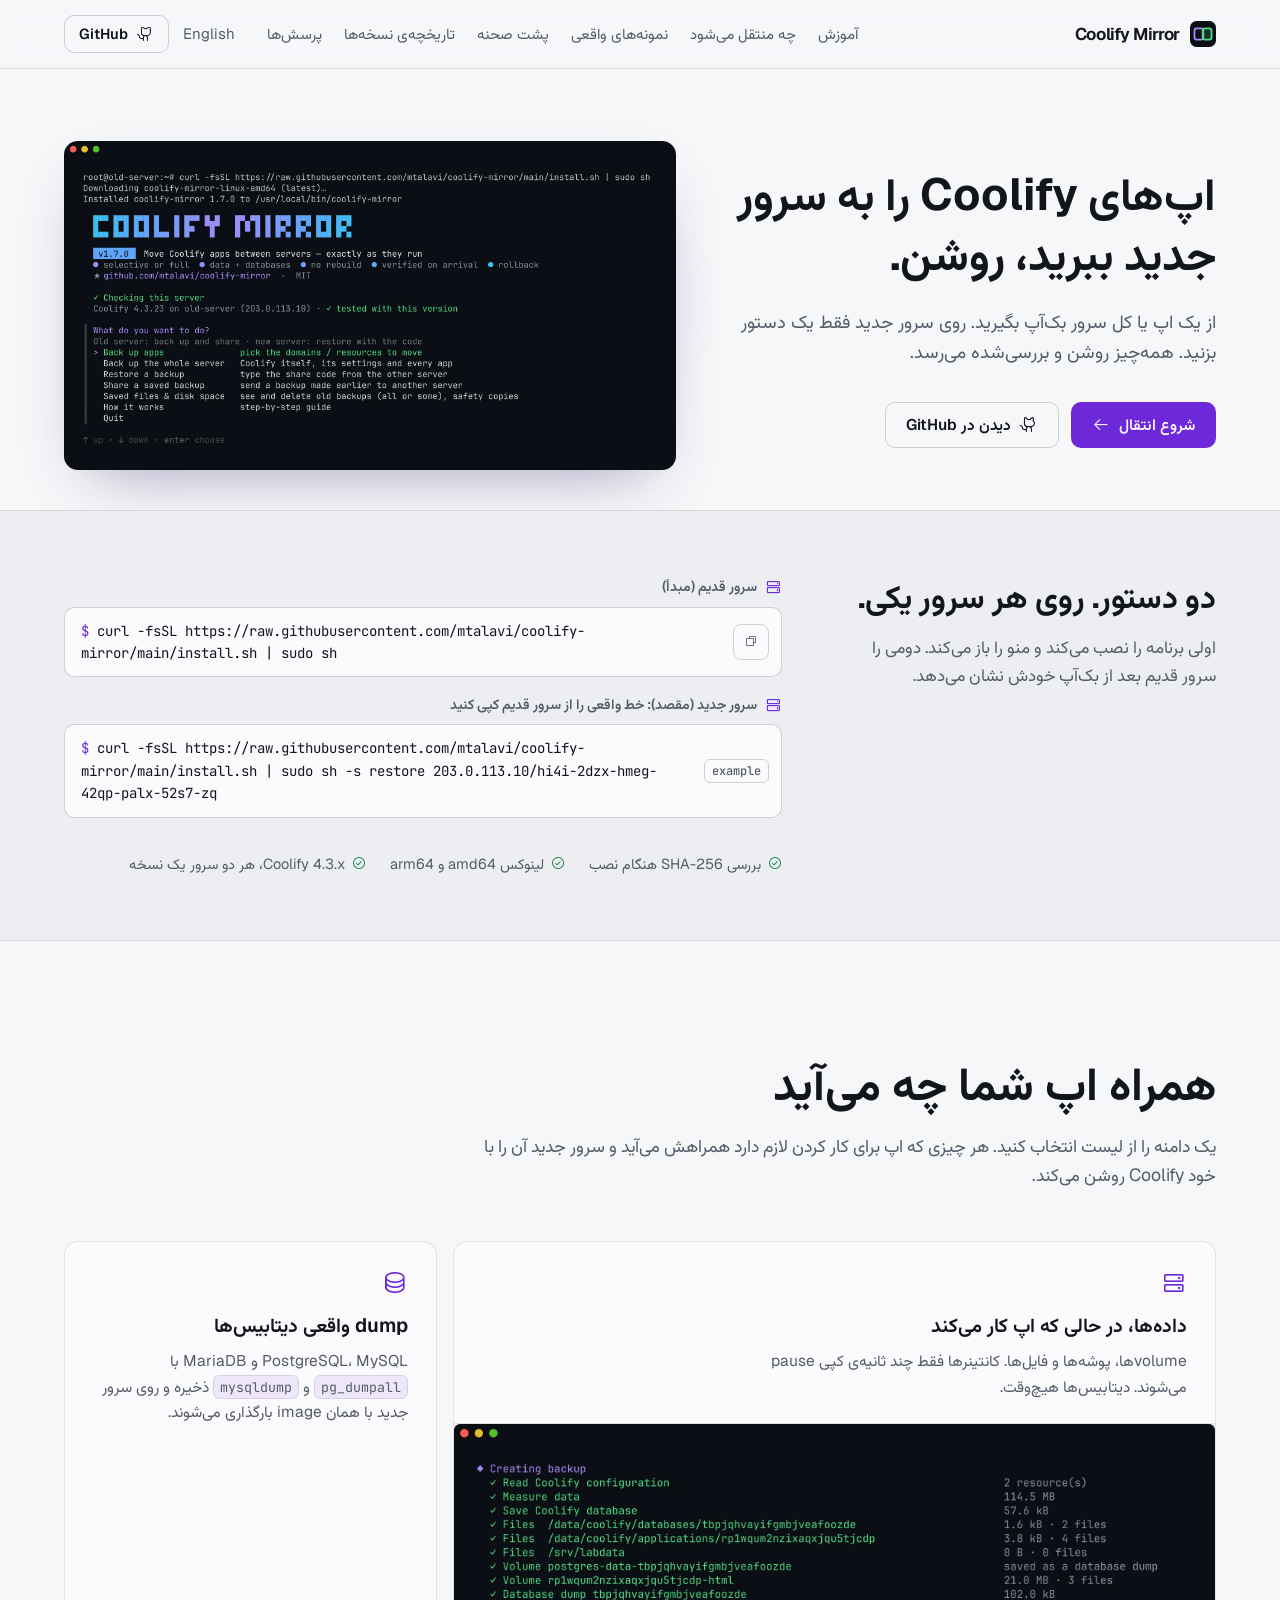
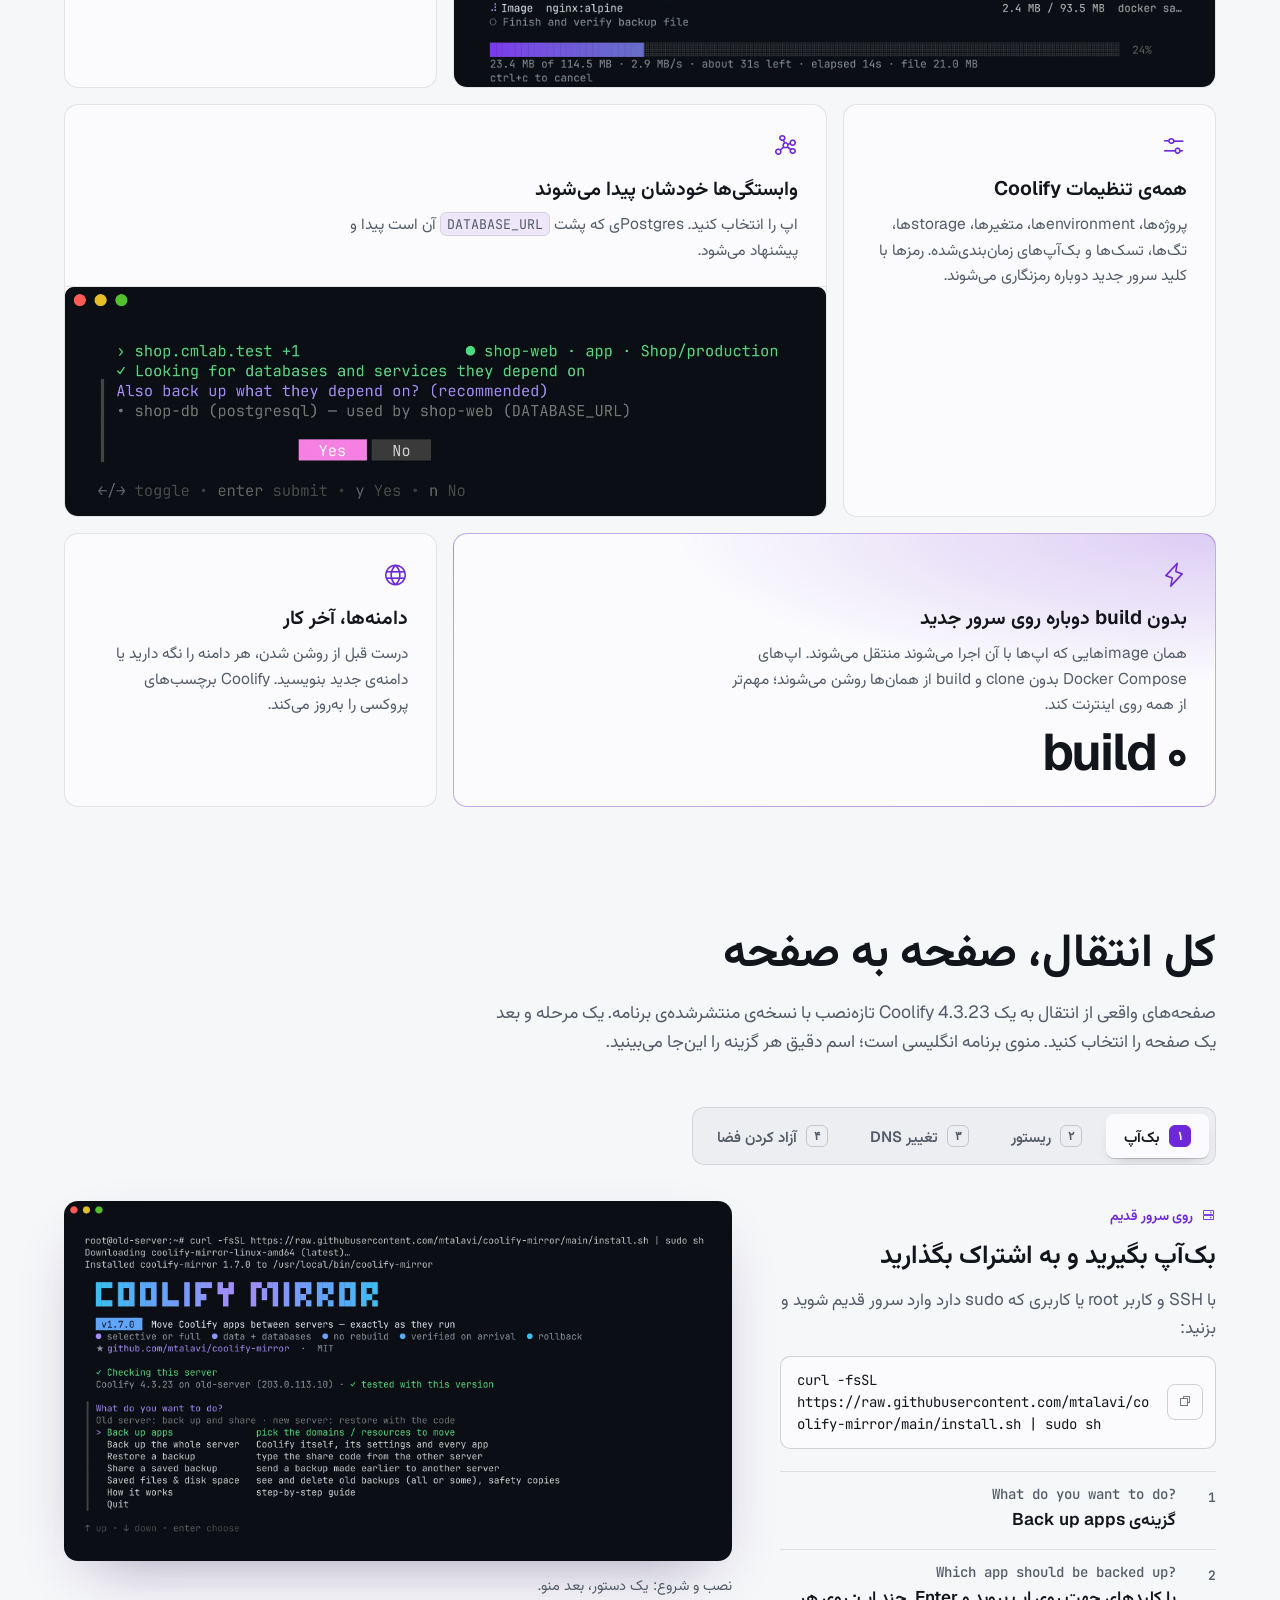
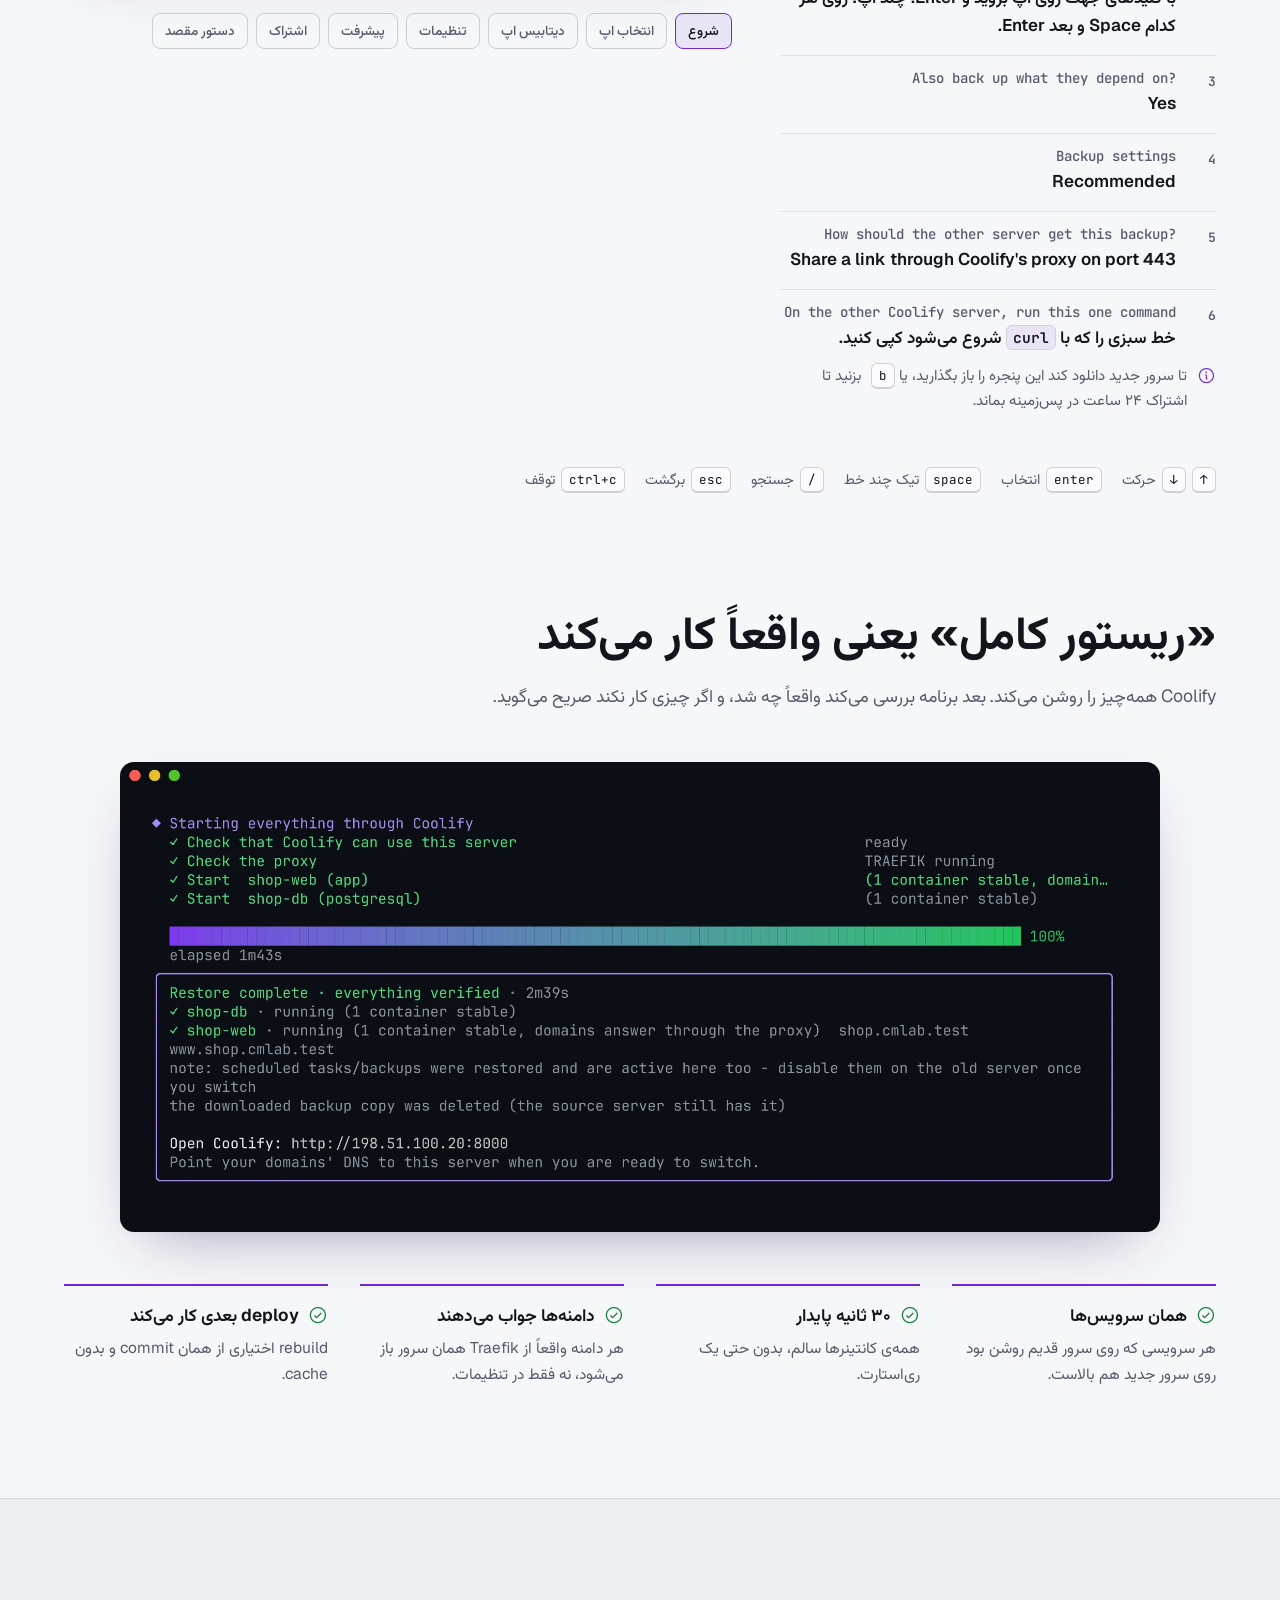
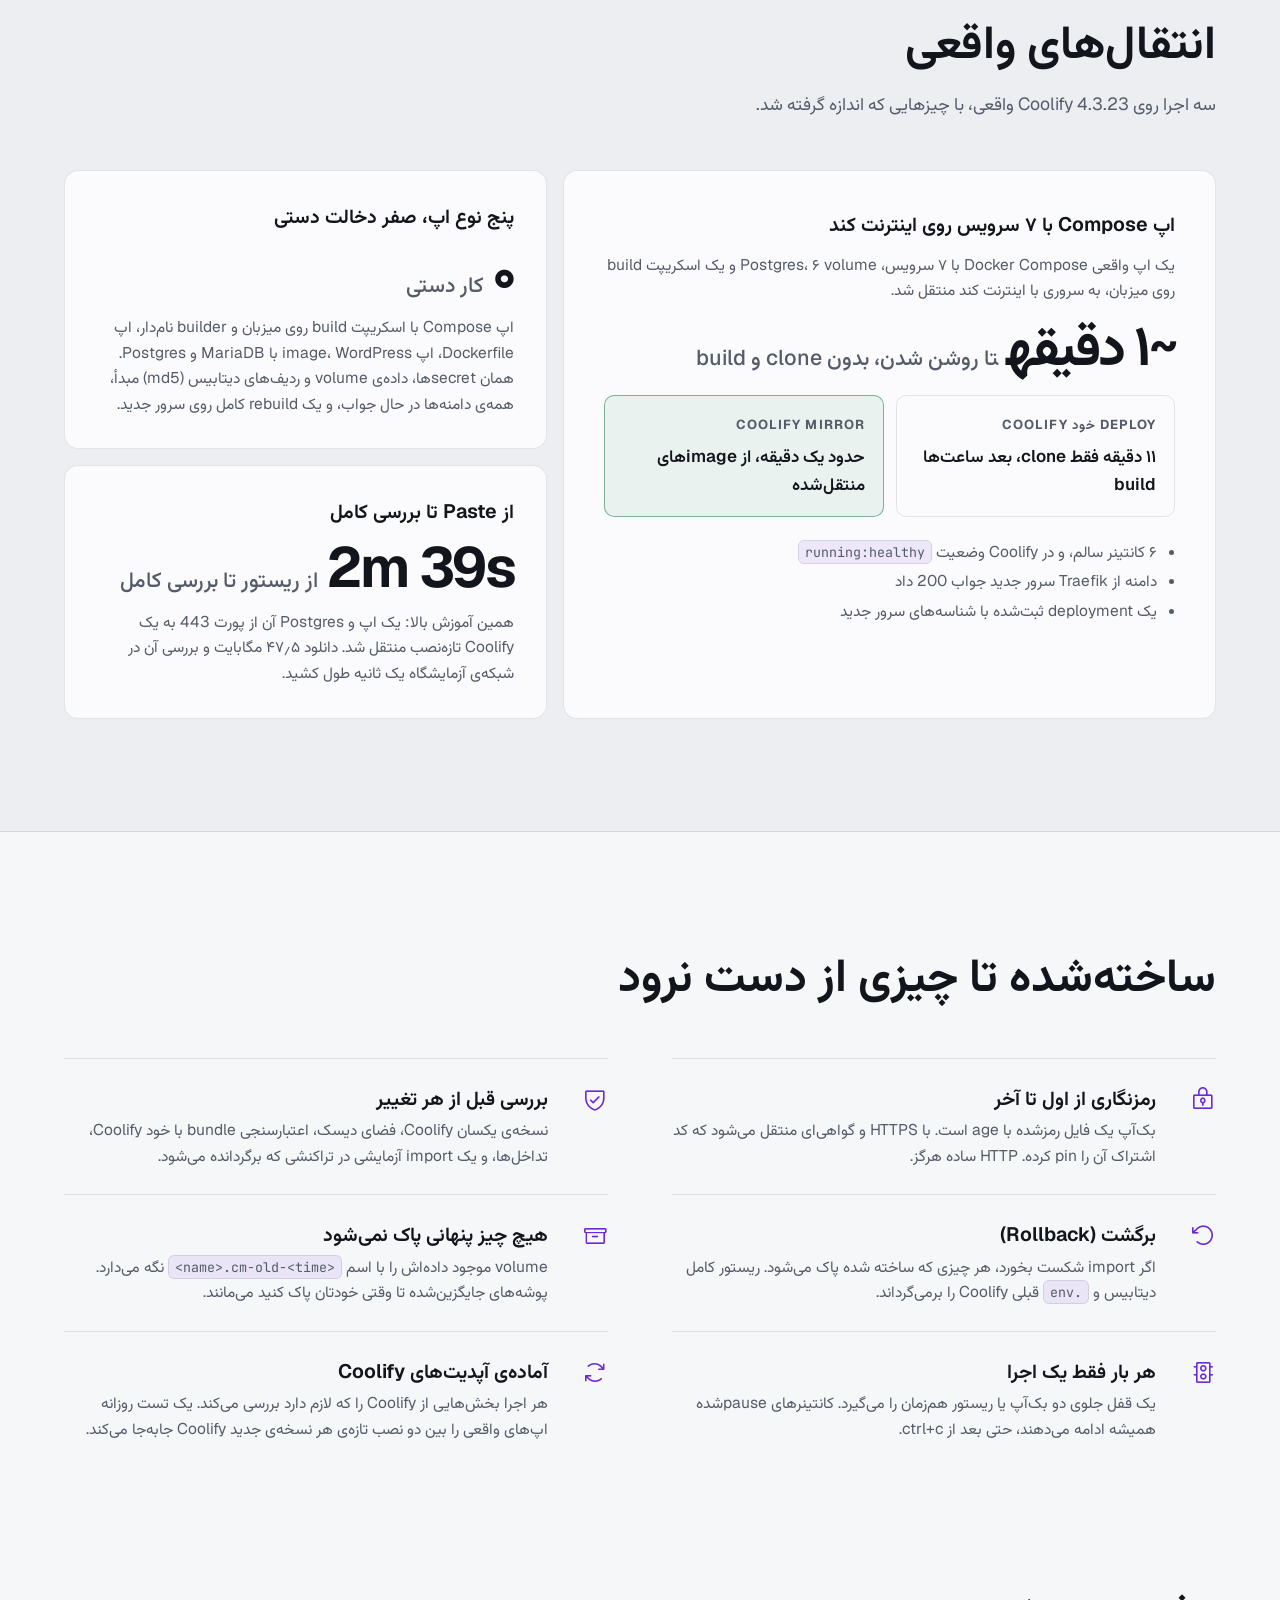
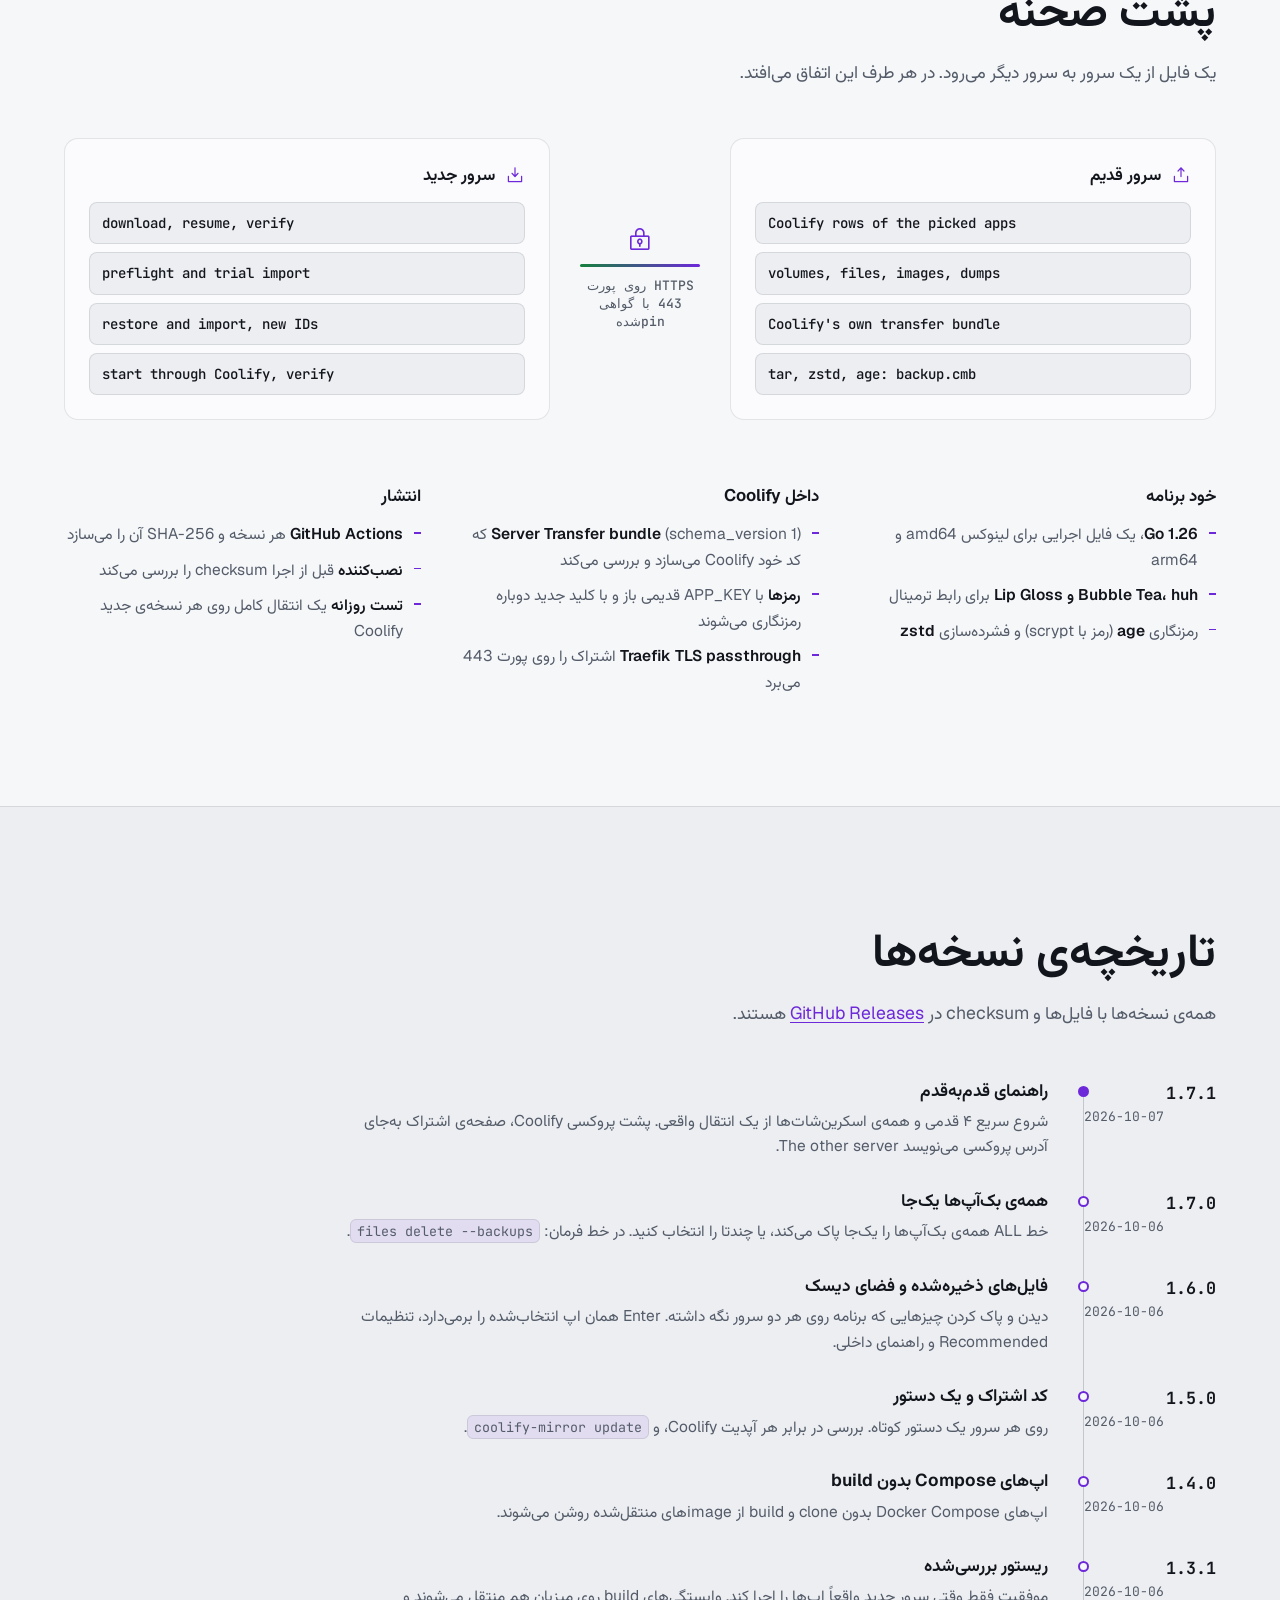
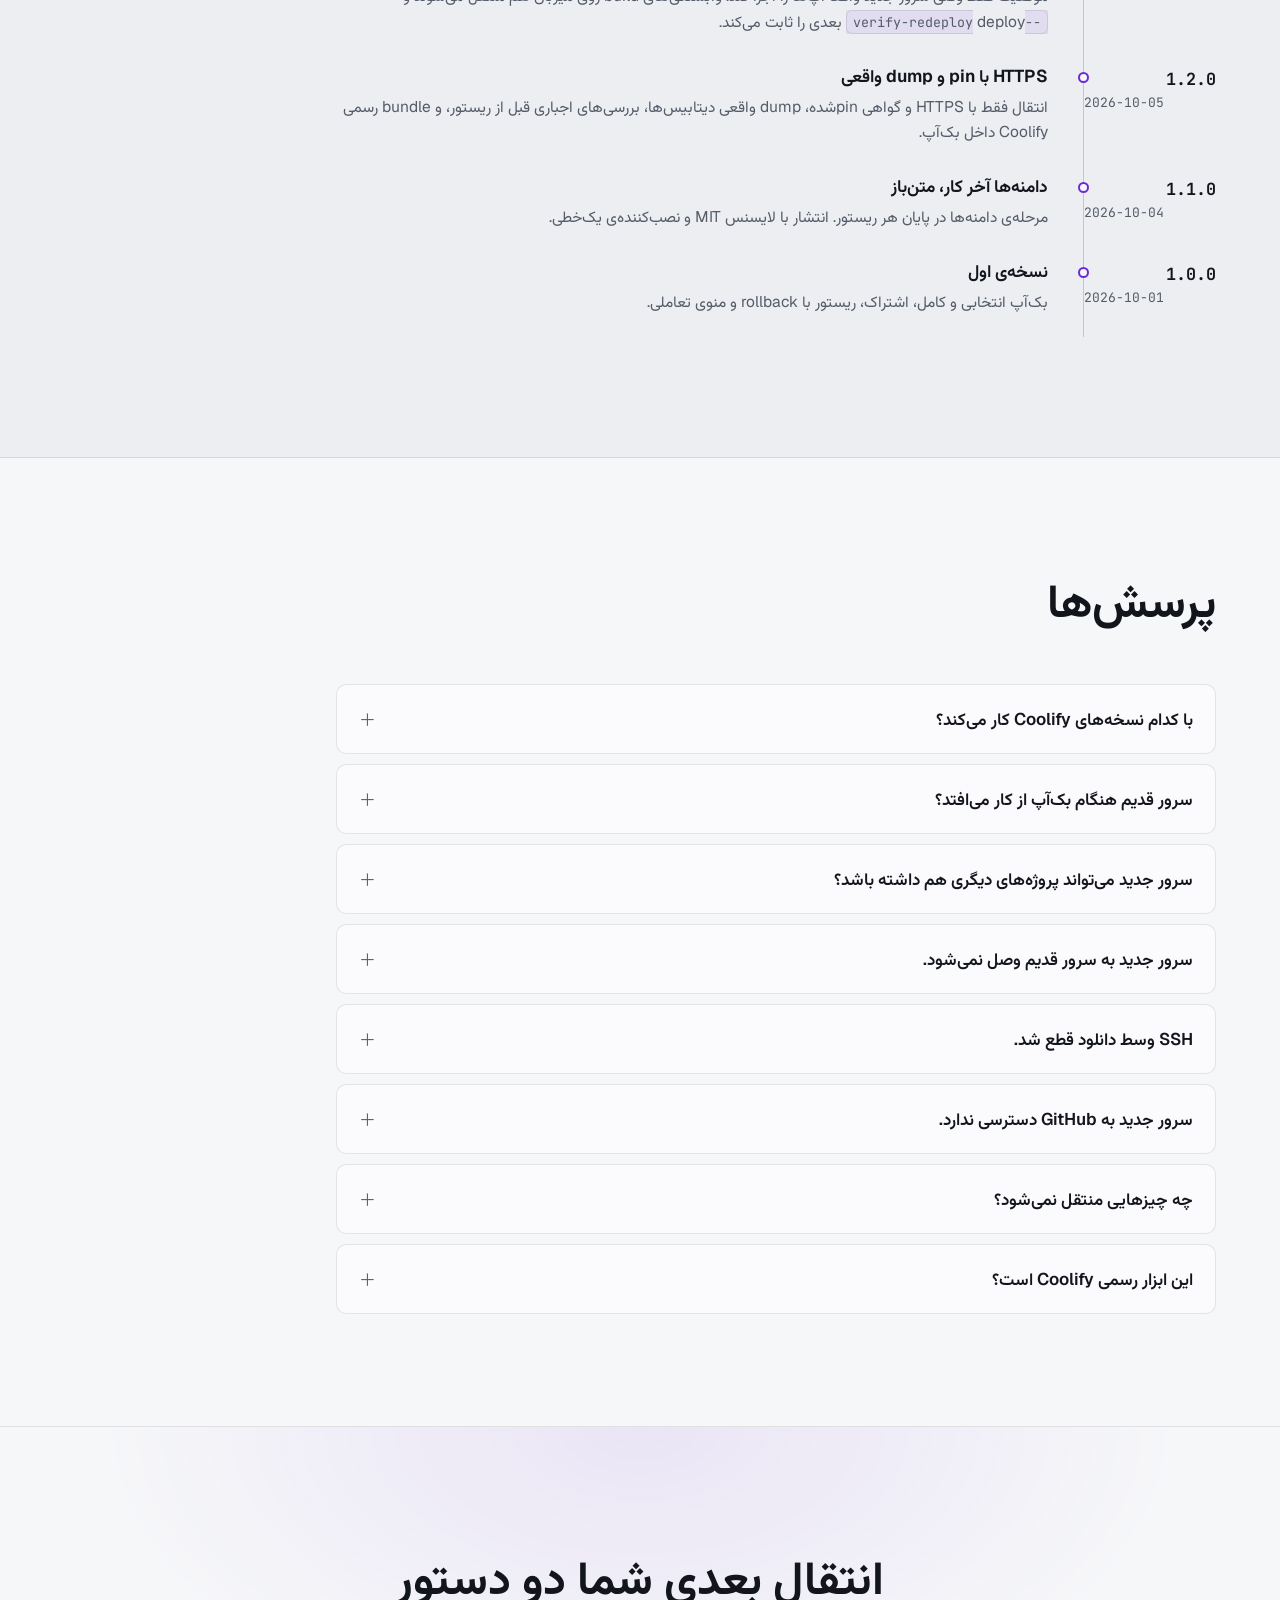
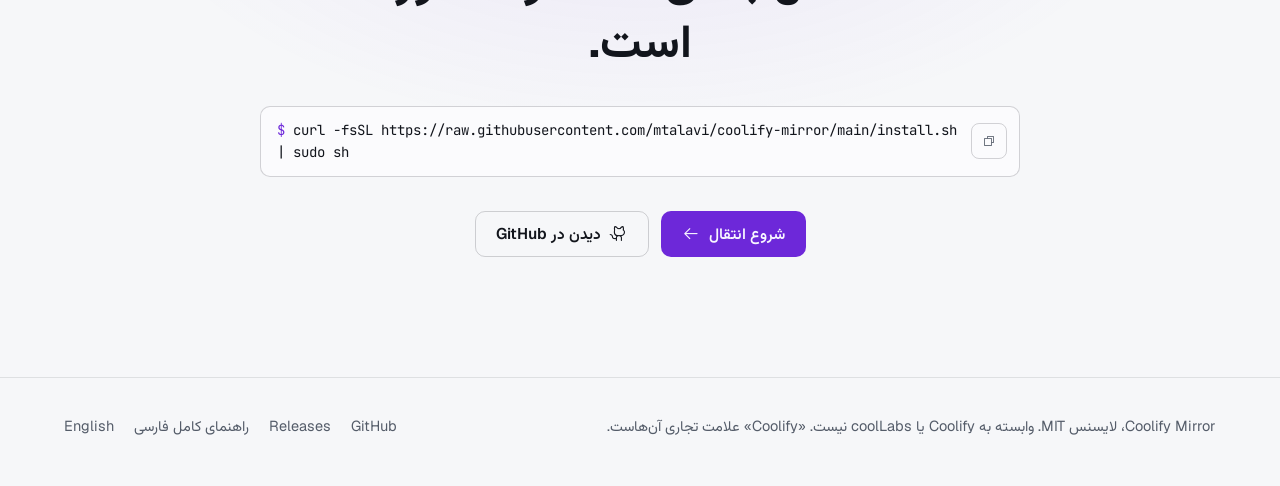
<file: site-fa/index.html>
<!doctype html>
<html lang="fa" dir="rtl" class="no-js">
<head>
<meta charset="utf-8">
<meta name="viewport" content="width=device-width, initial-scale=1">
<title>Coolify Mirror: انتقال اپ‌های Coolify بین سرورها</title>
<meta name="description" content="از یک اپ یا کل سرور Coolify بک‌آپ بگیرید و با یک دستور روی سرور دیگر ریستور کنید. داده‌ها، دیتابیس‌ها، دامنه‌ها و imageها روشن و بررسی‌شده می‌رسند. متن‌باز، MIT.">
<link rel="canonical" href="https://coolify-mirror-fa.pages.dev/">
<meta property="og:type" content="website">
<meta property="og:locale" content="fa_IR">
<meta property="og:title" content="Coolify Mirror: انتقال اپ‌های Coolify بین سرورها">
<meta property="og:description" content="روی هر سرور یک دستور. داده‌ها، دیتابیس‌ها، دامنه‌ها و imageها روشن و بررسی‌شده می‌رسند.">
<meta property="og:url" content="https://coolify-mirror-fa.pages.dev/">
<meta property="og:image" content="https://coolify-mirror-fa.pages.dev/assets/img/og.png">
<meta name="twitter:card" content="summary_large_image">
<meta name="theme-color" content="#0b0e14" media="(prefers-color-scheme: dark)">
<meta name="theme-color" content="#f6f7f9" media="(prefers-color-scheme: light)">
<link rel="icon" href="assets/mark.svg" type="image/svg+xml">
<link rel="preload" href="assets/fonts/vazirmatn-arabic-wght-normal.woff2" as="font" type="font/woff2" crossorigin>
<link rel="preload" href="assets/img/01-menu.webp" as="image" type="image/webp">
<link rel="stylesheet" href="assets/site.css">
<link rel="stylesheet" href="assets/icons/phosphor.min.css">
<script defer src="assets/site.js"></script>
</head>
<body>

<header class="nav">
  <div class="wrap">
    <a class="brand" href="#top" aria-label="Coolify Mirror، صفحه‌ی اول"><img src="assets/mark.svg" alt="" width="26" height="26">Coolify Mirror</a>
    <nav class="nav-links" aria-label="بخش‌ها">
      <a href="#tutorial">آموزش</a>
      <a href="#what-moves">چه منتقل می‌شود</a>
      <a href="#case-studies">نمونه‌های واقعی</a>
      <a href="#stack">پشت صحنه</a>
      <a href="#changelog">تاریخچه‌ی نسخه‌ها</a>
      <a href="#faq">پرسش‌ها</a>
    </nav>
    <div class="nav-side">
      <a class="lang" href="https://coolify-mirror.pages.dev/" hreflang="en" lang="en">English</a>
      <a class="btn btn-ghost btn-sm" href="https://github.com/mtalavi/coolify-mirror" aria-label="GitHub"><i class="ph ph-github-logo" aria-hidden="true"></i><span class="hide-sm">GitHub</span></a>
      <button class="icon-btn menu-btn" type="button" aria-label="منو" aria-expanded="false"><i class="ph ph-list" aria-hidden="true"></i></button>
    </div>
  </div>
</header>

<main id="top">

<section class="hero">
  <div class="wrap">
    <div>
      <h1 class="reveal">اپ‌های Coolify را به سرور جدید ببرید، روشن.</h1>
      <p class="lead reveal" style="--d:.08s">از یک اپ یا کل سرور بک‌آپ بگیرید. روی سرور جدید فقط یک دستور بزنید. همه‌چیز روشن و بررسی‌شده می‌رسد.</p>
      <div class="hero-cta reveal" style="--d:.16s">
        <a class="btn btn-primary" href="#tutorial">شروع انتقال<i class="ph ph-arrow-left" aria-hidden="true"></i></a>
        <a class="btn btn-ghost" href="https://github.com/mtalavi/coolify-mirror"><i class="ph ph-github-logo" aria-hidden="true"></i>دیدن در GitHub</a>
      </div>
    </div>
    <div class="hero-shot reveal" style="--d:.12s">
      <img class="shot" src="assets/img/01-menu.webp" width="2024" height="1087" alt="ترمینال: نصب coolify-mirror با یک دستور و منوی اصلی آن روی سرور قدیم" fetchpriority="high">
    </div>
  </div>
</section>

<section class="band" id="install" aria-labelledby="install-h">
  <div class="wrap band-grid">
    <div class="reveal">
      <h2 id="install-h">دو دستور. روی هر سرور یکی.</h2>
      <p>اولی برنامه را نصب می‌کند و منو را باز می‌کند. دومی را سرور قدیم بعد از بک‌آپ خودش نشان می‌دهد.</p>
    </div>
    <div class="cmds reveal">
      <div>
        <div class="cmd-label"><i class="ph ph-hard-drives" aria-hidden="true"></i>سرور قدیم (مبدأ)</div>
        <div class="cmd">
          <code><span class="p">$ </span>curl -fsSL https://raw.githubusercontent.com/mtalavi/coolify-mirror/main/install.sh | sudo sh</code>
          <button class="copy" type="button" aria-label="کپی" data-label="کپی" data-copied="کپی شد" data-copy="curl -fsSL https://raw.githubusercontent.com/mtalavi/coolify-mirror/main/install.sh | sudo sh"><i class="ph ph-copy" aria-hidden="true"></i></button>
        </div>
      </div>
      <div>
        <div class="cmd-label"><i class="ph ph-hard-drives" aria-hidden="true"></i>سرور جدید (مقصد): خط واقعی را از سرور قدیم کپی کنید</div>
        <div class="cmd">
          <code><span class="p">$ </span>curl -fsSL https://raw.githubusercontent.com/mtalavi/coolify-mirror/main/install.sh | sudo sh -s restore 203.0.113.10/hi4i-2dzx-hmeg-42qp-palx-52s7-zq</code>
          <span class="tag">example</span>
        </div>
      </div>
      <div class="facts">
        <span><i class="ph ph-check-circle" aria-hidden="true"></i>بررسی SHA-256 هنگام نصب</span>
        <span><i class="ph ph-check-circle" aria-hidden="true"></i>لینوکس amd64 و arm64</span>
        <span><i class="ph ph-check-circle" aria-hidden="true"></i>Coolify 4.3.x، هر دو سرور یک نسخه</span>
      </div>
    </div>
  </div>
</section>

<section class="section" id="what-moves" aria-labelledby="moves-h">
  <div class="wrap">
    <div class="section-head reveal">
      <h2 id="moves-h">همراه اپ شما چه می‌آید</h2>
      <p>یک دامنه را از لیست انتخاب کنید. هر چیزی که اپ برای کار کردن لازم دارد همراهش می‌آید و سرور جدید آن را با خود Coolify روشن می‌کند.</p>
    </div>
    <div class="bento">
      <article class="cell span2 media reveal">
        <i class="ph ph-hard-drives ph-icon" aria-hidden="true"></i>
        <h3>داده‌ها، در حالی که اپ کار می‌کند</h3>
        <p>volumeها، پوشه‌ها و فایل‌ها. کانتینرها فقط چند ثانیه‌ی کپی pause می‌شوند. دیتابیس‌ها هیچ‌وقت.</p>
        <figure><img src="assets/img/05-progress.webp" width="1990" height="760" alt="پیشرفت بک‌آپ: فایل‌ها، volumeها، dump دیتابیس و image با حجم و سرعت" loading="lazy"></figure>
      </article>
      <article class="cell reveal">
        <i class="ph ph-database ph-icon" aria-hidden="true"></i>
        <h3>dump واقعی دیتابیس‌ها</h3>
        <p>PostgreSQL، MySQL و MariaDB با <code>pg_dumpall</code> و <code>mysqldump</code> ذخیره و روی سرور جدید با همان image بارگذاری می‌شوند.</p>
      </article>
      <article class="cell reveal">
        <i class="ph ph-sliders-horizontal ph-icon" aria-hidden="true"></i>
        <h3>همه‌ی تنظیمات Coolify</h3>
        <p>پروژه‌ها، environmentها، متغیرها، storageها، تگ‌ها، تسک‌ها و بک‌آپ‌های زمان‌بندی‌شده. رمزها با کلید سرور جدید دوباره رمزنگاری می‌شوند.</p>
      </article>
      <article class="cell span2 media reveal">
        <i class="ph ph-graph ph-icon" aria-hidden="true"></i>
        <h3>وابستگی‌ها خودشان پیدا می‌شوند</h3>
        <p>اپ را انتخاب کنید. Postgresی که پشت <code>DATABASE_URL</code> آن است پیدا و پیشنهاد می‌شود.</p>
        <figure><img src="assets/img/03-deps.webp" width="1390" height="469" alt="سؤال برداشتن وابستگی‌ها: shop-db که shop-web از طریق DATABASE_URL استفاده می‌کند" loading="lazy"></figure>
      </article>
      <article class="cell span2 tint reveal">
        <i class="ph ph-lightning ph-icon" aria-hidden="true"></i>
        <h3>بدون build دوباره روی سرور جدید</h3>
        <p>همان imageهایی که اپ‌ها با آن اجرا می‌شوند منتقل می‌شوند. اپ‌های Docker Compose بدون clone و build از همان‌ها روشن می‌شوند؛ مهم‌تر از همه روی اینترنت کند.</p>
        <div class="big">۰ build</div>
      </article>
      <article class="cell reveal">
        <i class="ph ph-globe ph-icon" aria-hidden="true"></i>
        <h3>دامنه‌ها، آخر کار</h3>
        <p>درست قبل از روشن شدن، هر دامنه را نگه دارید یا دامنه‌ی جدید بنویسید. Coolify برچسب‌های پروکسی را به‌روز می‌کند.</p>
      </article>
    </div>
  </div>
</section>

<section class="section" id="tutorial" aria-labelledby="tut-h" style="padding-top:0">
  <div class="wrap">
    <div class="section-head reveal">
      <h2 id="tut-h">کل انتقال، صفحه به صفحه</h2>
      <p>صفحه‌های واقعی از انتقال به یک Coolify 4.3.23 تازه‌نصب با نسخه‌ی منتشرشده‌ی برنامه. یک مرحله و بعد یک صفحه را انتخاب کنید. منوی برنامه انگلیسی است؛ اسم دقیق هر گزینه را این‌جا می‌بینید.</p>
    </div>

    <div class="tabs reveal" role="tablist" aria-label="مراحل انتقال">
      <button class="tab" role="tab" id="step-backup" aria-controls="panel-backup" aria-selected="true"><span class="n">۱</span>بک‌آپ</button>
      <button class="tab" role="tab" id="step-restore" aria-controls="panel-restore" aria-selected="false" tabindex="-1"><span class="n">۲</span>ریستور</button>
      <button class="tab" role="tab" id="step-switch" aria-controls="panel-switch" aria-selected="false" tabindex="-1"><span class="n">۳</span>تغییر DNS</button>
      <button class="tab" role="tab" id="step-clean" aria-controls="panel-clean" aria-selected="false" tabindex="-1"><span class="n">۴</span>آزاد کردن فضا</button>
    </div>

    <div class="panel" role="tabpanel" id="panel-backup" aria-labelledby="step-backup">
      <div>
        <div class="where"><i class="ph ph-hard-drives" aria-hidden="true"></i>روی سرور قدیم</div>
        <h3>بک‌آپ بگیرید و به اشتراک بگذارید</h3>
        <p>با SSH و کاربر root یا کاربری که sudo دارد وارد سرور قدیم شوید و بزنید:</p>
        <div class="cmd">
          <code>curl -fsSL https://raw.githubusercontent.com/mtalavi/coolify-mirror/main/install.sh | sudo sh</code>
          <button class="copy" type="button" aria-label="کپی" data-label="کپی" data-copied="کپی شد" data-copy="curl -fsSL https://raw.githubusercontent.com/mtalavi/coolify-mirror/main/install.sh | sudo sh"><i class="ph ph-copy" aria-hidden="true"></i></button>
        </div>
        <ol class="screens">
          <li><div><span class="q">What do you want to do?</span><span class="a">گزینه‌ی Back up apps</span></div></li>
          <li><div><span class="q">Which app should be backed up?</span><span class="a">با کلیدهای جهت روی اپ بروید و Enter. چند اپ: روی هر کدام Space و بعد Enter.</span></div></li>
          <li><div><span class="q">Also back up what they depend on?</span><span class="a">Yes</span></div></li>
          <li><div><span class="q">Backup settings</span><span class="a">Recommended</span></div></li>
          <li><div><span class="q">How should the other server get this backup?</span><span class="a">Share a link through Coolify's proxy on port 443</span></div></li>
          <li><div><span class="q">On the other Coolify server, run this one command</span><span class="a">خط سبزی را که با <code>curl</code> شروع می‌شود کپی کنید.</span></div></li>
        </ol>
        <p class="note"><i class="ph ph-info" aria-hidden="true"></i><span>تا سرور جدید دانلود کند این پنجره را باز بگذارید، یا <kbd>b</kbd> بزنید تا اشتراک ۲۴ ساعت در پس‌زمینه بماند.</span></p>
      </div>
      <div class="gallery">
        <figure>
          <img class="shot main" src="assets/img/01-menu.webp" width="2024" height="1087" alt="نصب و منوی اصلی" loading="lazy">
          <figcaption>نصب و شروع: یک دستور، بعد منو.</figcaption>
        </figure>
        <div class="thumbs" aria-label="صفحه‌های این مرحله">
          <button class="thumb" type="button" aria-pressed="true" data-src="assets/img/01-menu.webp" data-w="2024" data-h="1087" data-alt="نصب و منوی اصلی" data-cap="نصب و شروع: یک دستور، بعد منو.">شروع</button>
          <button class="thumb" type="button" aria-pressed="false" data-src="assets/img/02-select.webp" data-w="1807" data-h="614" data-alt="لیست اپ‌ها با دامنه، نوع، پروژه و وضعیت" data-cap="انتخاب اپ: روی آن بروید و Enter بزنید.">انتخاب اپ</button>
          <button class="thumb" type="button" aria-pressed="false" data-src="assets/img/03-deps.webp" data-w="1390" data-h="469" data-alt="سؤال وابستگی برای shop-db" data-cap="دیتابیس اپ خودش پیدا می‌شود. Yes بزنید.">دیتابیس اپ</button>
          <button class="thumb" type="button" aria-pressed="false" data-src="assets/img/04-options.webp" data-w="1824" data-h="469" data-alt="تنظیمات بک‌آپ با گزینه‌ی Recommended" data-cap="Recommended: pause کوتاه، imageهای اپ داخل بک‌آپ.">تنظیمات</button>
          <button class="thumb" type="button" aria-pressed="false" data-src="assets/img/05-progress.webp" data-w="1990" data-h="760" data-alt="پیشرفت بک‌آپ" data-cap="هر مرحله با حجم، سرعت و زمان باقی‌مانده.">پیشرفت</button>
          <button class="thumb" type="button" aria-pressed="false" data-src="assets/img/06-done.webp" data-w="1924" data-h="1197" data-alt="پایان بک‌آپ و سؤال اشتراک" data-cap="بک‌آپ تمام شد. اشتراک از پورت 443.">اشتراک</button>
          <button class="thumb" type="button" aria-pressed="false" data-src="assets/img/07-share.webp" data-w="2024" data-h="833" data-alt="دستور و کد اشتراک برای سرور جدید" data-cap="خط سبز را برای سرور جدید کپی کنید.">دستور مقصد</button>
        </div>
      </div>
    </div>

    <div class="panel" role="tabpanel" id="panel-restore" aria-labelledby="step-restore" hidden>
      <div>
        <div class="where"><i class="ph ph-hard-drives" aria-hidden="true"></i>روی سرور جدید</div>
        <h3>خط را Paste کنید و Yes بزنید</h3>
        <p>با SSH وارد سرور جدید شوید و خطی را که کپی کردید Paste کنید. شبیه این است:</p>
        <div class="cmd">
          <code>curl -fsSL https://raw.githubusercontent.com/mtalavi/coolify-mirror/main/install.sh | sudo sh -s restore 203.0.113.10/hi4i-2dzx-hmeg-42qp-palx-52s7-zq</code>
          <span class="tag">example</span>
        </div>
        <ol class="screens">
          <li><div><span class="q">Getting the backup</span><span class="a">نصب، دانلود و بررسی همه‌ی داده‌ها. هنوز هیچ تغییری نمی‌کند.</span></div></li>
          <li><div><span class="q">Restore these resources into this Coolify?</span><span class="a">فهرست را بخوانید و Yes بزنید.</span></div></li>
          <li><div><span class="q">Domains</span><span class="a">Enter یعنی همان دامنه بماند؛ یا دامنه‌ی جدید را بنویسید.</span></div></li>
          <li><div><span class="q">Rebuild N application(s) once now?</span><span class="a">Yes ثابت می‌کند deployهای بعدی هم کار می‌کنند. اینترنت کند: No.</span></div></li>
          <li><div><span class="q">Restore complete · everything verified</span><span class="a">تمام. Coolify جدید را باز کنید.</span></div></li>
        </ol>
        <p class="note"><i class="ph ph-info" aria-hidden="true"></i><span>سؤال rebuild فقط برای اپ‌هایی می‌آید که Coolify از Git می‌سازد. اگر برنامه روی این سرور نصب است: <code>sudo coolify-mirror</code> و بعد Restore a backup.</span></p>
      </div>
      <div class="gallery">
        <figure>
          <img class="shot main" src="assets/img/08-paste.webp" width="2024" height="1197" alt="دستور Paste‌شده که برنامه را نصب و بک‌آپ را بررسی می‌کند" loading="lazy">
          <figcaption>Paste: نصب، دانلود و بررسی، قبل از هر تغییری.</figcaption>
        </figure>
        <div class="thumbs" aria-label="صفحه‌های این مرحله">
          <button class="thumb" type="button" aria-pressed="true" data-src="assets/img/08-paste.webp" data-w="2024" data-h="1197" data-alt="دستور Paste‌شده که برنامه را نصب و بک‌آپ را بررسی می‌کند" data-cap="Paste: نصب، دانلود و بررسی، قبل از هر تغییری.">Paste</button>
          <button class="thumb" type="button" aria-pressed="false" data-src="assets/img/10-confirm.webp" data-w="1924" data-h="614" data-alt="سؤال Restore these resources into this Coolify" data-cap="اول یک import آزمایشی اجرا می‌شود، بعد می‌پرسد.">تأیید</button>
          <button class="thumb" type="button" aria-pressed="false" data-src="assets/img/12-domains.webp" data-w="1990" data-h="1087" data-alt="پیشرفت ریستور و مرحله‌ی دامنه‌ها" data-cap="فایل‌ها، volumeها، imageها، dumpها و بعد دامنه‌ها.">دامنه‌ها</button>
          <button class="thumb" type="button" aria-pressed="false" data-src="assets/img/13-complete.webp" data-w="2007" data-h="905" data-alt="ریستور کامل و همه‌چیز بررسی‌شده" data-cap="روشن‌شده با Coolify، بررسی‌شده واقعی.">بررسی‌شده</button>
        </div>
      </div>
    </div>

    <div class="panel" role="tabpanel" id="panel-switch" aria-labelledby="step-switch" hidden>
      <div>
        <div class="where"><i class="ph ph-globe" aria-hidden="true"></i>DNS و سرور قدیم</div>
        <h3>دامنه‌ها را به سرور جدید ببرید</h3>
        <ol class="screens">
          <li><div><span class="q">Open Coolify: http://&lt;new-server&gt;:8000</span><span class="a">اپ‌ها را در Coolify جدید چک کنید. آدرسش آخر کار نوشته می‌شود.</span></div></li>
          <li><div><span class="q">DNS</span><span class="a">رکورد A هر دامنه را به IP سرور جدید تغییر دهید.</span></div></li>
          <li><div><span class="q">سرور قدیم</span><span class="a">اپ‌های منتقل‌شده را خاموش و تسک‌ها و بک‌آپ‌های زمان‌بندی‌شده‌شان را غیرفعال کنید.</span></div></li>
        </ol>
        <p class="note"><i class="ph ph-info" aria-hidden="true"></i><span>کل انتقال به‌صورت راهنما داخل منو هم هست: <code>sudo coolify-mirror</code> و بعد How it works.</span></p>
      </div>
      <div class="gallery">
        <figure>
          <img class="shot main" src="assets/img/15-guide.webp" width="1857" height="1269" alt="راهنمای داخلی How a move works" loading="lazy">
          <figcaption>راهنمای داخلی برنامه، از بک‌آپ تا آزاد کردن فضا.</figcaption>
        </figure>
      </div>
    </div>

    <div class="panel" role="tabpanel" id="panel-clean" aria-labelledby="step-clean" hidden>
      <div>
        <div class="where"><i class="ph ph-broom" aria-hidden="true"></i>روی هر دو سرور</div>
        <h3>بک‌آپ‌هایی را که لازم ندارید پاک کنید</h3>
        <div class="cmd">
          <code>sudo coolify-mirror</code>
          <button class="copy" type="button" aria-label="کپی" data-label="کپی" data-copied="کپی شد" data-copy="sudo coolify-mirror"><i class="ph ph-copy" aria-hidden="true"></i></button>
        </div>
        <ol class="screens">
          <li><div><span class="q">What do you want to do?</span><span class="a">گزینه‌ی Saved files &amp; disk space</span></div></li>
          <li><div><span class="q">What do you want to clean up?</span><span class="a">All backups</span></div></li>
          <li><div><span class="q">Which backups should be deleted?</span><span class="a">خط اول ALL همه را برمی‌دارد. یا روی یکی Enter، یا روی چندتا Space.</span></div></li>
          <li><div><span class="q">Delete N backup(s) and free X?</span><span class="a">Yes. پیش‌فرض No است.</span></div></li>
        </ol>
        <p class="note"><i class="ph ph-info" aria-hidden="true"></i><span>روی سرور جدید، وقتی مطمئن شدید همه‌چیز کار می‌کند، نسخه‌های ایمنی را هم از Everything kept here پاک کنید. بدون منو: <code>sudo coolify-mirror files delete --backups</code></span></p>
      </div>
      <div class="gallery">
        <figure>
          <img class="shot main" src="assets/img/14-files.webp" width="1640" height="651" alt="خلاصه‌ی فایل‌های ذخیره‌شده و سؤال پاک‌سازی" loading="lazy">
          <figcaption>چیزهایی که برنامه این‌جا نگه داشته و فضای آزاد دیسک.</figcaption>
        </figure>
        <div class="thumbs" aria-label="صفحه‌های این مرحله">
          <button class="thumb" type="button" aria-pressed="true" data-src="assets/img/14-files.webp" data-w="1640" data-h="651" data-alt="خلاصه‌ی فایل‌های ذخیره‌شده و سؤال پاک‌سازی" data-cap="چیزهایی که برنامه این‌جا نگه داشته و فضای آزاد دیسک.">خلاصه</button>
          <button class="thumb" type="button" aria-pressed="false" data-src="assets/img/16-all-backups.webp" data-w="1957" data-h="469" data-alt="لیست All backups با خط ALL" data-cap="ALL همه‌ی بک‌آپ‌ها را یک‌جا برمی‌دارد.">All backups</button>
          <button class="thumb" type="button" aria-pressed="false" data-src="assets/img/17-delete.webp" data-w="1190" data-h="506" data-alt="تأیید حذف ۳ بک‌آپ" data-cap="فهرست چیزهایی که پاک می‌شود. پیش‌فرض No.">تأیید</button>
          <button class="thumb" type="button" aria-pressed="false" data-src="assets/img/18-freed.webp" data-w="1174" data-h="396" data-alt="81.3 MB آزاد شد" data-cap="فضای آزادشده و فضای آزاد جدید دیسک.">آزاد شد</button>
        </div>
      </div>
    </div>

    <div class="keys reveal" aria-label="کلیدها">
      <span><kbd>↑</kbd><kbd>↓</kbd>حرکت</span>
      <span><kbd>enter</kbd>انتخاب</span>
      <span><kbd>space</kbd>تیک چند خط</span>
      <span><kbd>/</kbd>جستجو</span>
      <span><kbd>esc</kbd>برگشت</span>
      <span><kbd>ctrl+c</kbd>توقف</span>
    </div>
  </div>
</section>

<section class="section" id="verified" aria-labelledby="ver-h" style="padding-top:0">
  <div class="wrap">
    <div class="section-head reveal">
      <h2 id="ver-h">«ریستور کامل» یعنی واقعاً کار می‌کند</h2>
      <p>Coolify همه‌چیز را روشن می‌کند. بعد برنامه بررسی می‌کند واقعاً چه شد، و اگر چیزی کار نکند صریح می‌گوید.</p>
    </div>
    <figure class="proof-shot reveal" style="margin-inline:auto">
      <img class="shot" src="assets/img/13-complete.webp" width="2007" height="905" alt="ریستور کامل و بررسی‌شده: shop-db و shop-web روشن و دامنه‌ها از پروکسی جواب می‌دهند" loading="lazy">
    </figure>
    <div class="checks">
      <div class="reveal"><h3><i class="ph ph-check-circle" aria-hidden="true"></i>همان سرویس‌ها</h3><p>هر سرویسی که روی سرور قدیم روشن بود روی سرور جدید هم بالاست.</p></div>
      <div class="reveal"><h3><i class="ph ph-check-circle" aria-hidden="true"></i>۳۰ ثانیه پایدار</h3><p>همه‌ی کانتینرها سالم، بدون حتی یک ری‌استارت.</p></div>
      <div class="reveal"><h3><i class="ph ph-check-circle" aria-hidden="true"></i>دامنه‌ها جواب می‌دهند</h3><p>هر دامنه واقعاً از Traefik همان سرور باز می‌شود، نه فقط در تنظیمات.</p></div>
      <div class="reveal"><h3><i class="ph ph-check-circle" aria-hidden="true"></i>deploy بعدی کار می‌کند</h3><p>rebuild اختیاری از همان commit و بدون cache.</p></div>
    </div>
  </div>
</section>

<section class="section" id="case-studies" aria-labelledby="cases-h" style="background:var(--bg-2);border-block:1px solid var(--line)">
  <div class="wrap">
    <div class="section-head reveal">
      <h2 id="cases-h">انتقال‌های واقعی</h2>
      <p>سه اجرا روی Coolify 4.3.23 واقعی، با چیزهایی که اندازه گرفته شد.</p>
    </div>
    <div class="cases">
      <article class="case lead-case reveal">
        <h3>اپ Compose با ۷ سرویس روی اینترنت کند</h3>
        <p>یک اپ واقعی Docker Compose با ۷ سرویس، Postgres، ۶ volume و یک اسکریپت build روی میزبان، به سروری با اینترنت کند منتقل شد.</p>
        <div class="metric">~۱ دقیقه<small>تا روشن شدن، بدون clone و build</small></div>
        <div class="compare">
          <div><b>deploy خود Coolify</b><span>۱۱ دقیقه فقط clone، بعد ساعت‌ها build</span></div>
          <div class="after"><b>Coolify Mirror</b><span>حدود یک دقیقه، از imageهای منتقل‌شده</span></div>
        </div>
        <ul>
          <li>۶ کانتینر سالم، و در Coolify وضعیت <code>running:healthy</code></li>
          <li>دامنه از Traefik سرور جدید جواب 200 داد</li>
          <li>یک deployment ثبت‌شده با شناسه‌های سرور جدید</li>
        </ul>
      </article>
      <article class="case reveal">
        <h3>پنج نوع اپ، صفر دخالت دستی</h3>
        <div class="metric">۰<small>کار دستی</small></div>
        <p>اپ Compose با اسکریپت build روی میزبان و builder نام‌دار، اپ Dockerfile، اپ image، WordPress با MariaDB و Postgres. همان secretها، داده‌ی volume و ردیف‌های دیتابیس (md5) مبدأ، همه‌ی دامنه‌ها در حال جواب، و یک rebuild کامل روی سرور جدید.</p>
      </article>
      <article class="case reveal">
        <h3>از Paste تا بررسی کامل</h3>
        <div class="metric">2m 39s<small>از ریستور تا بررسی کامل</small></div>
        <p>همین آموزش بالا: یک اپ و Postgres آن از پورت 443 به یک Coolify تازه‌نصب منتقل شد. دانلود ۴۷٫۵ مگابایت و بررسی آن در شبکه‌ی آزمایشگاه یک ثانیه طول کشید.</p>
      </article>
    </div>
  </div>
</section>

<section class="section" id="safety" aria-labelledby="safe-h">
  <div class="wrap">
    <div class="section-head reveal">
      <h2 id="safe-h">ساخته‌شده تا چیزی از دست نرود</h2>
    </div>
    <div class="safety">
      <div class="reveal"><i class="ph ph-lock-key" aria-hidden="true"></i><h3>رمزنگاری از اول تا آخر</h3><p>بک‌آپ یک فایل رمزشده با age است. با HTTPS و گواهی‌ای منتقل می‌شود که کد اشتراک آن را pin کرده. HTTP ساده هرگز.</p></div>
      <div class="reveal"><i class="ph ph-shield-check" aria-hidden="true"></i><h3>بررسی قبل از هر تغییر</h3><p>نسخه‌ی یکسان Coolify، فضای دیسک، اعتبارسنجی bundle با خود Coolify، تداخل‌ها، و یک import آزمایشی در تراکنشی که برگردانده می‌شود.</p></div>
      <div class="reveal"><i class="ph ph-arrow-counter-clockwise" aria-hidden="true"></i><h3>برگشت (Rollback)</h3><p>اگر import شکست بخورد، هر چیزی که ساخته شده پاک می‌شود. ریستور کامل دیتابیس و <code>.env</code> قبلی Coolify را برمی‌گرداند.</p></div>
      <div class="reveal"><i class="ph ph-archive" aria-hidden="true"></i><h3>هیچ چیز پنهانی پاک نمی‌شود</h3><p>volume موجود داده‌اش را با اسم <code>&lt;name&gt;.cm-old-&lt;time&gt;</code> نگه می‌دارد. پوشه‌های جایگزین‌شده تا وقتی خودتان پاک کنید می‌مانند.</p></div>
      <div class="reveal"><i class="ph ph-traffic-signal" aria-hidden="true"></i><h3>هر بار فقط یک اجرا</h3><p>یک قفل جلوی دو بک‌آپ یا ریستور هم‌زمان را می‌گیرد. کانتینرهای pause‌شده همیشه ادامه می‌دهند، حتی بعد از ctrl+c.</p></div>
      <div class="reveal"><i class="ph ph-arrows-clockwise" aria-hidden="true"></i><h3>آماده‌ی آپدیت‌های Coolify</h3><p>هر اجرا بخش‌هایی از Coolify را که لازم دارد بررسی می‌کند. یک تست روزانه اپ‌های واقعی را بین دو نصب تازه‌ی هر نسخه‌ی جدید Coolify جابه‌جا می‌کند.</p></div>
    </div>
  </div>
</section>

<section class="section" id="stack" aria-labelledby="stack-h" style="padding-top:0">
  <div class="wrap">
    <div class="section-head reveal">
      <h2 id="stack-h">پشت صحنه</h2>
      <p>یک فایل از یک سرور به سرور دیگر می‌رود. در هر طرف این اتفاق می‌افتد.</p>
    </div>
    <div class="flow reveal">
      <div class="flow-side">
        <h3><i class="ph ph-upload-simple" aria-hidden="true"></i>سرور قدیم</h3>
        <ol>
          <li>Coolify rows of the picked apps</li>
          <li>volumes, files, images, dumps</li>
          <li>Coolify's own transfer bundle</li>
          <li>tar, zstd, age: backup.cmb</li>
        </ol>
      </div>
      <div class="flow-mid">
        <i class="ph ph-lock-key" aria-hidden="true"></i>
        <div class="pipe"></div>
        <span>HTTPS روی پورت 443 با گواهی pin‌شده</span>
      </div>
      <div class="flow-side">
        <h3><i class="ph ph-download-simple" aria-hidden="true"></i>سرور جدید</h3>
        <ol>
          <li>download, resume, verify</li>
          <li>preflight and trial import</li>
          <li>restore and import, new IDs</li>
          <li>start through Coolify, verify</li>
        </ol>
      </div>
    </div>
    <div class="stack">
      <div class="reveal">
        <h3>خود برنامه</h3>
        <ul>
          <li><b>Go 1.26</b>، یک فایل اجرایی برای لینوکس amd64 و arm64</li>
          <li><b>Bubble Tea، huh و Lip Gloss</b> برای رابط ترمینال</li>
          <li>رمزنگاری <b>age</b> (رمز با scrypt) و فشرده‌سازی <b>zstd</b></li>
        </ul>
      </div>
      <div class="reveal">
        <h3>داخل Coolify</h3>
        <ul>
          <li><b>Server Transfer bundle</b> (schema_version 1) که کد خود Coolify می‌سازد و بررسی می‌کند</li>
          <li><b>رمزها</b> با APP_KEY قدیمی باز و با کلید جدید دوباره رمزنگاری می‌شوند</li>
          <li><b>Traefik TLS passthrough</b> اشتراک را روی پورت 443 می‌برد</li>
        </ul>
      </div>
      <div class="reveal">
        <h3>انتشار</h3>
        <ul>
          <li><b>GitHub Actions</b> هر نسخه و SHA-256 آن را می‌سازد</li>
          <li><b>نصب‌کننده</b> قبل از اجرا checksum را بررسی می‌کند</li>
          <li><b>تست روزانه</b> یک انتقال کامل روی هر نسخه‌ی جدید Coolify</li>
        </ul>
      </div>
    </div>
  </div>
</section>

<section class="section" id="changelog" aria-labelledby="log-h" style="background:var(--bg-2);border-block:1px solid var(--line)">
  <div class="wrap">
    <div class="section-head reveal">
      <h2 id="log-h">تاریخچه‌ی نسخه‌ها</h2>
      <p>همه‌ی نسخه‌ها با فایل‌ها و checksum در <a href="https://github.com/mtalavi/coolify-mirror/releases">GitHub Releases</a> هستند.</p>
    </div>
    <div class="timeline">
      <div class="rel reveal"><div><span class="v">1.7.1</span><span class="d">2026-10-07</span></div><div><h3>راهنمای قدم‌به‌قدم</h3><p>شروع سریع ۴ قدمی و همه‌ی اسکرین‌شات‌ها از یک انتقال واقعی. پشت پروکسی Coolify، صفحه‌ی اشتراک به‌جای آدرس پروکسی می‌نویسد The other server.</p></div></div>
      <div class="rel reveal"><div><span class="v">1.7.0</span><span class="d">2026-10-06</span></div><div><h3>همه‌ی بک‌آپ‌ها یک‌جا</h3><p>خط ALL همه‌ی بک‌آپ‌ها را یک‌جا پاک می‌کند، یا چندتا را انتخاب کنید. در خط فرمان: <code>files delete --backups</code>.</p></div></div>
      <div class="rel reveal"><div><span class="v">1.6.0</span><span class="d">2026-10-06</span></div><div><h3>فایل‌های ذخیره‌شده و فضای دیسک</h3><p>دیدن و پاک کردن چیزهایی که برنامه روی هر دو سرور نگه داشته. Enter همان اپ انتخاب‌شده را برمی‌دارد، تنظیمات Recommended و راهنمای داخلی.</p></div></div>
      <div class="rel reveal"><div><span class="v">1.5.0</span><span class="d">2026-10-06</span></div><div><h3>کد اشتراک و یک دستور</h3><p>روی هر سرور یک دستور کوتاه. بررسی در برابر هر آپدیت Coolify، و <code>coolify-mirror update</code>.</p></div></div>
      <div class="rel reveal"><div><span class="v">1.4.0</span><span class="d">2026-10-06</span></div><div><h3>اپ‌های Compose بدون build</h3><p>اپ‌های Docker Compose بدون clone و build از imageهای منتقل‌شده روشن می‌شوند.</p></div></div>
      <div class="rel reveal"><div><span class="v">1.3.1</span><span class="d">2026-10-06</span></div><div><h3>ریستور بررسی‌شده</h3><p>موفقیت فقط وقتی سرور جدید واقعاً اپ‌ها را اجرا کند. وابستگی‌های build روی میزبان هم منتقل می‌شوند و <code>--verify-redeploy</code> deploy بعدی را ثابت می‌کند.</p></div></div>
      <div class="rel reveal"><div><span class="v">1.2.0</span><span class="d">2026-10-05</span></div><div><h3>HTTPS با pin و dump واقعی</h3><p>انتقال فقط با HTTPS و گواهی pin‌شده، dump واقعی دیتابیس‌ها، بررسی‌های اجباری قبل از ریستور، و bundle رسمی Coolify داخل بک‌آپ.</p></div></div>
      <div class="rel reveal"><div><span class="v">1.1.0</span><span class="d">2026-10-04</span></div><div><h3>دامنه‌ها آخر کار، متن‌باز</h3><p>مرحله‌ی دامنه‌ها در پایان هر ریستور. انتشار با لایسنس MIT و نصب‌کننده‌ی یک‌خطی.</p></div></div>
      <div class="rel reveal"><div><span class="v">1.0.0</span><span class="d">2026-10-01</span></div><div><h3>نسخه‌ی اول</h3><p>بک‌آپ انتخابی و کامل، اشتراک، ریستور با rollback و منوی تعاملی.</p></div></div>
    </div>
  </div>
</section>

<section class="section" id="faq" aria-labelledby="faq-h">
  <div class="wrap">
    <div class="section-head reveal">
      <h2 id="faq-h">پرسش‌ها</h2>
    </div>
    <div class="faq reveal">
      <details><summary>با کدام نسخه‌های Coolify کار می‌کند؟<i class="ph ph-plus" aria-hidden="true"></i></summary><p>Coolify 4.3.x، و هر دو سرور باید دقیقاً یک نسخه باشند. برنامه در شروع می‌گوید این نسخه تست شده یا نه. اگر نسخه‌ها فرق داشته باشند، می‌گوید کدام سرور را آپدیت کنید.</p></details>
      <details><summary>سرور قدیم هنگام بک‌آپ از کار می‌افتد؟<i class="ph ph-plus" aria-hidden="true"></i></summary><p>نه. با تنظیمات Recommended کانتینرها فقط چند ثانیه‌ای که کپی volumeشان طول می‌کشد pause می‌شوند و دیتابیس‌ها در حال کار dump می‌شوند. روی سرور قدیم چیزی پاک نمی‌شود.</p></details>
      <details><summary>سرور جدید می‌تواند پروژه‌های دیگری هم داشته باشد؟<i class="ph ph-plus" aria-hidden="true"></i></summary><p>بله. بک‌آپ اپ‌ها با Coolify جدید ادغام می‌شود و هر چه آن‌جاست می‌ماند. اپی که از قبل هست را می‌شود به‌صورت کپی ریستور کرد یا رد کرد. بک‌آپ کل سرور فقط روی Coolify تازه و خالی می‌نشیند.</p></details>
      <details><summary>سرور جدید به سرور قدیم وصل نمی‌شود.<i class="ph ph-plus" aria-hidden="true"></i></summary><p>پورت 443 سرور قدیم بسته است. روی سرور قدیم q بزنید، بعد Share a saved backup، همان بک‌آپ، و Share a link on port 8123. پورت 8123 را در فایروال دیتاسنتر هم باز کنید و دستور جدیدی را که نشان می‌دهد روی سرور جدید بزنید.</p></details>
      <details><summary>SSH وسط دانلود قطع شد.<i class="ph ph-plus" aria-hidden="true"></i></summary><p>اشتراک سرور قدیم را باز نگه دارید و همان دستور را دوباره بزنید؛ دانلود از همان‌جا ادامه پیدا می‌کند. روی سرورهای بزرگ برنامه را داخل tmux اجرا کنید.</p></details>
      <details><summary>سرور جدید به GitHub دسترسی ندارد.<i class="ph ph-plus" aria-hidden="true"></i></summary><p>سرور قدیم یک دستور دوم هم نشان می‌دهد که برنامه را از خود سرور قدیم و از همان اتصال pin‌شده دانلود می‌کند.</p></details>
      <details><summary>چه چیزهایی منتقل نمی‌شود؟<i class="ph ph-plus" aria-hidden="true"></i></summary><p>ریسورس‌های روی سرورهای remote، preview deploymentها و Swarm. webhookها و DNS تا وقتی خودتان عوض نکنید به سرور قدیم اشاره می‌کنند. بین معماری‌های مختلف CPU، Coolify اپ‌ها را دوباره build می‌کند.</p></details>
      <details><summary>این ابزار رسمی Coolify است؟<i class="ph ph-plus" aria-hidden="true"></i></summary><p>نه. یک پروژه‌ی متن‌باز مستقل با لایسنس MIT است و به Coolify یا coolLabs وابسته نیست.</p></details>
    </div>
  </div>
</section>

<section class="final" aria-labelledby="final-h">
  <div class="wrap">
    <h2 id="final-h" class="reveal">انتقال بعدی شما دو دستور است.</h2>
    <div class="cmd reveal">
      <code><span class="p">$ </span>curl -fsSL https://raw.githubusercontent.com/mtalavi/coolify-mirror/main/install.sh | sudo sh</code>
      <button class="copy" type="button" aria-label="کپی" data-label="کپی" data-copied="کپی شد" data-copy="curl -fsSL https://raw.githubusercontent.com/mtalavi/coolify-mirror/main/install.sh | sudo sh"><i class="ph ph-copy" aria-hidden="true"></i></button>
    </div>
    <div class="hero-cta reveal">
      <a class="btn btn-primary" href="#tutorial">شروع انتقال<i class="ph ph-arrow-left" aria-hidden="true"></i></a>
      <a class="btn btn-ghost" href="https://github.com/mtalavi/coolify-mirror"><i class="ph ph-github-logo" aria-hidden="true"></i>دیدن در GitHub</a>
    </div>
  </div>
</section>

</main>

<footer>
  <div class="wrap">
    <span>Coolify Mirror، لایسنس MIT. وابسته به Coolify یا coolLabs نیست. «Coolify» علامت تجاری آن‌هاست.</span>
    <nav aria-label="پانویس">
      <a href="https://github.com/mtalavi/coolify-mirror">GitHub</a>
      <a href="https://github.com/mtalavi/coolify-mirror/releases">Releases</a>
      <a href="https://github.com/mtalavi/coolify-mirror/blob/main/README.fa.md">راهنمای کامل فارسی</a>
      <a href="https://coolify-mirror.pages.dev/" hreflang="en" lang="en">English</a>
    </nav>
  </div>
</footer>

</body>
</html>
</file>
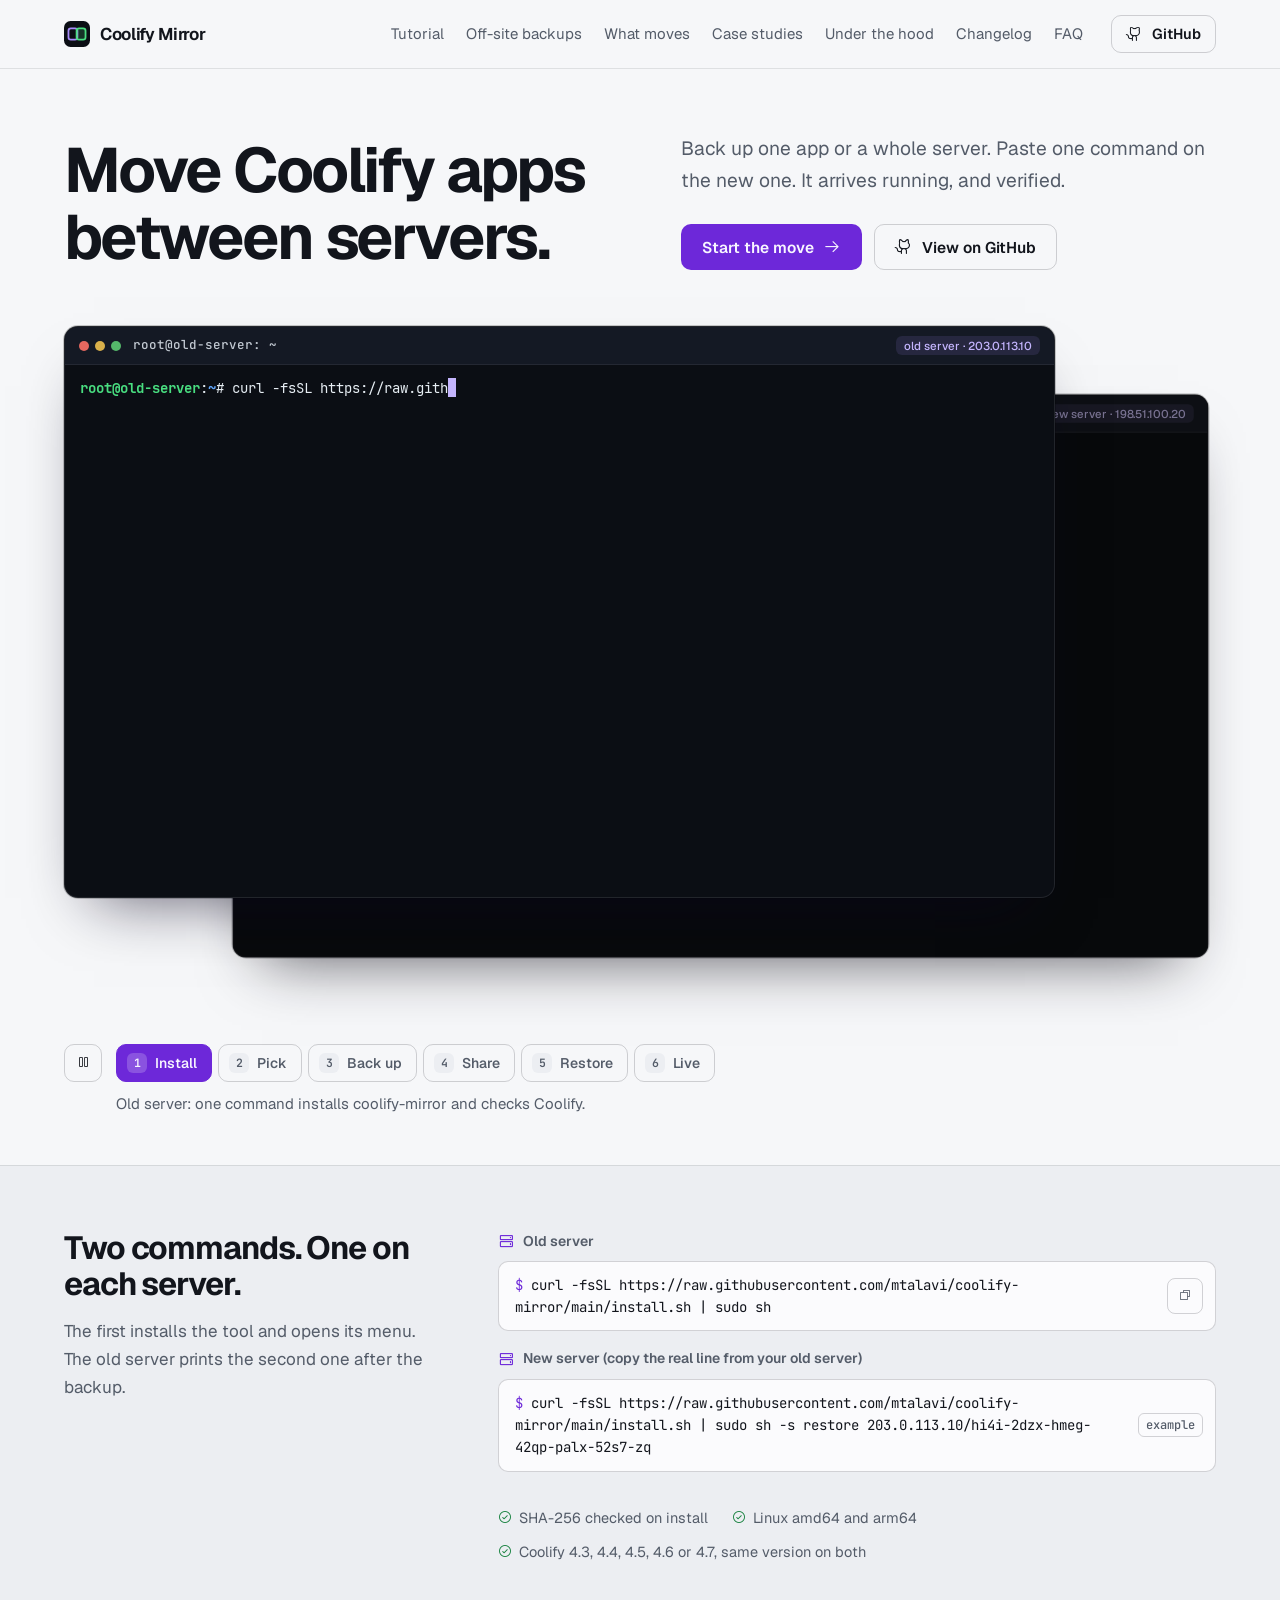
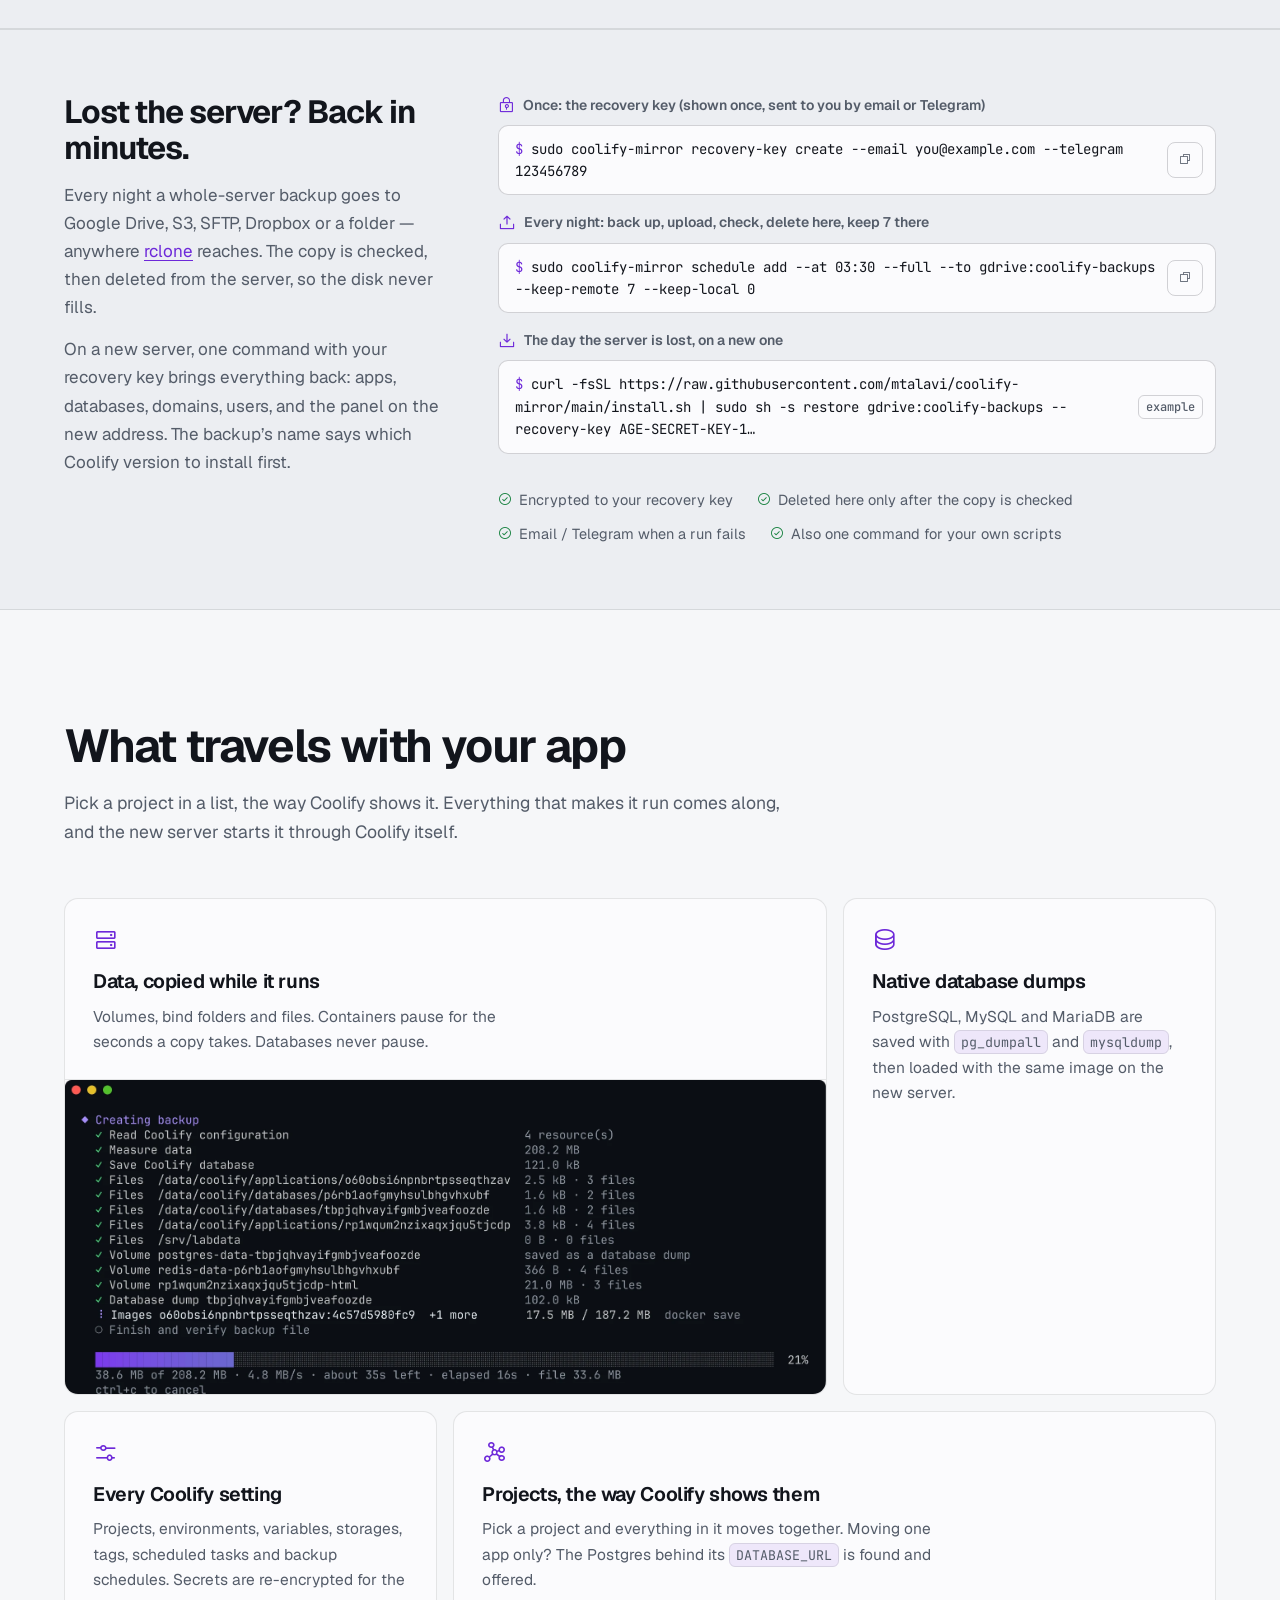
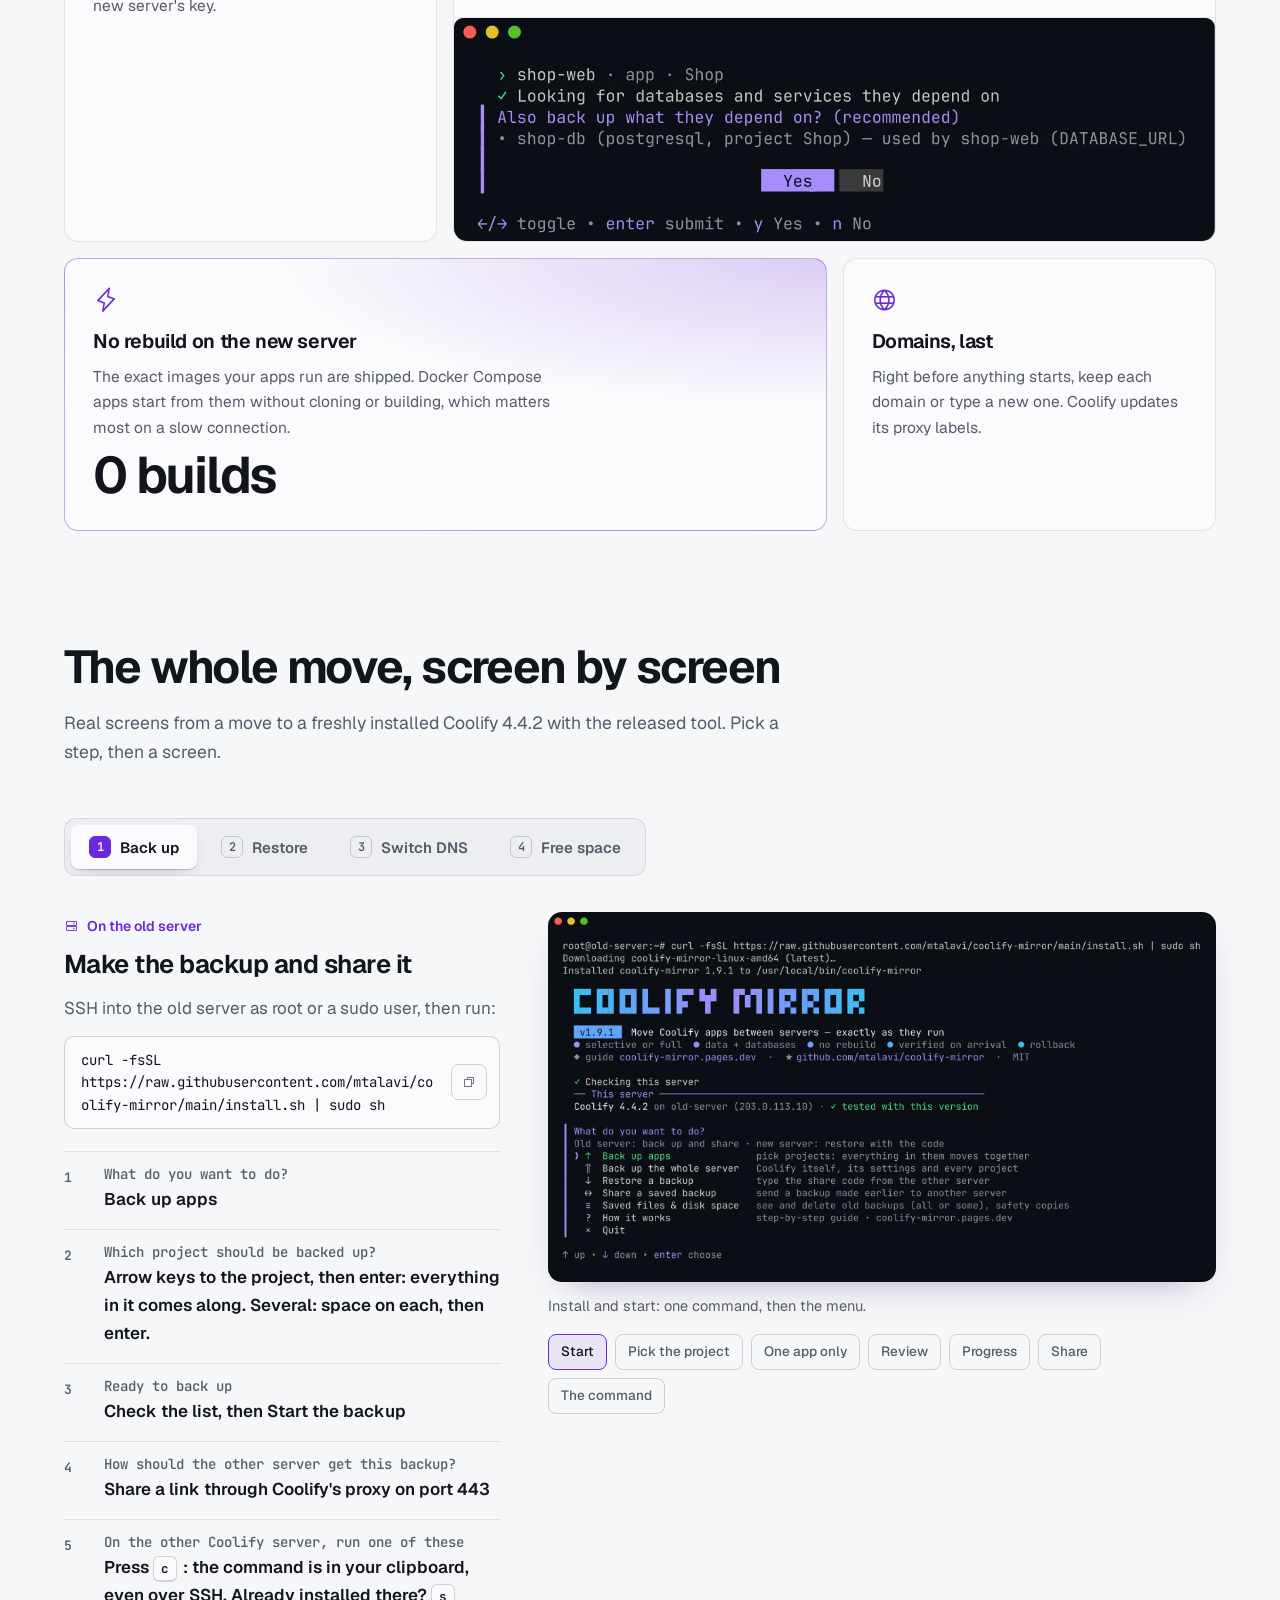
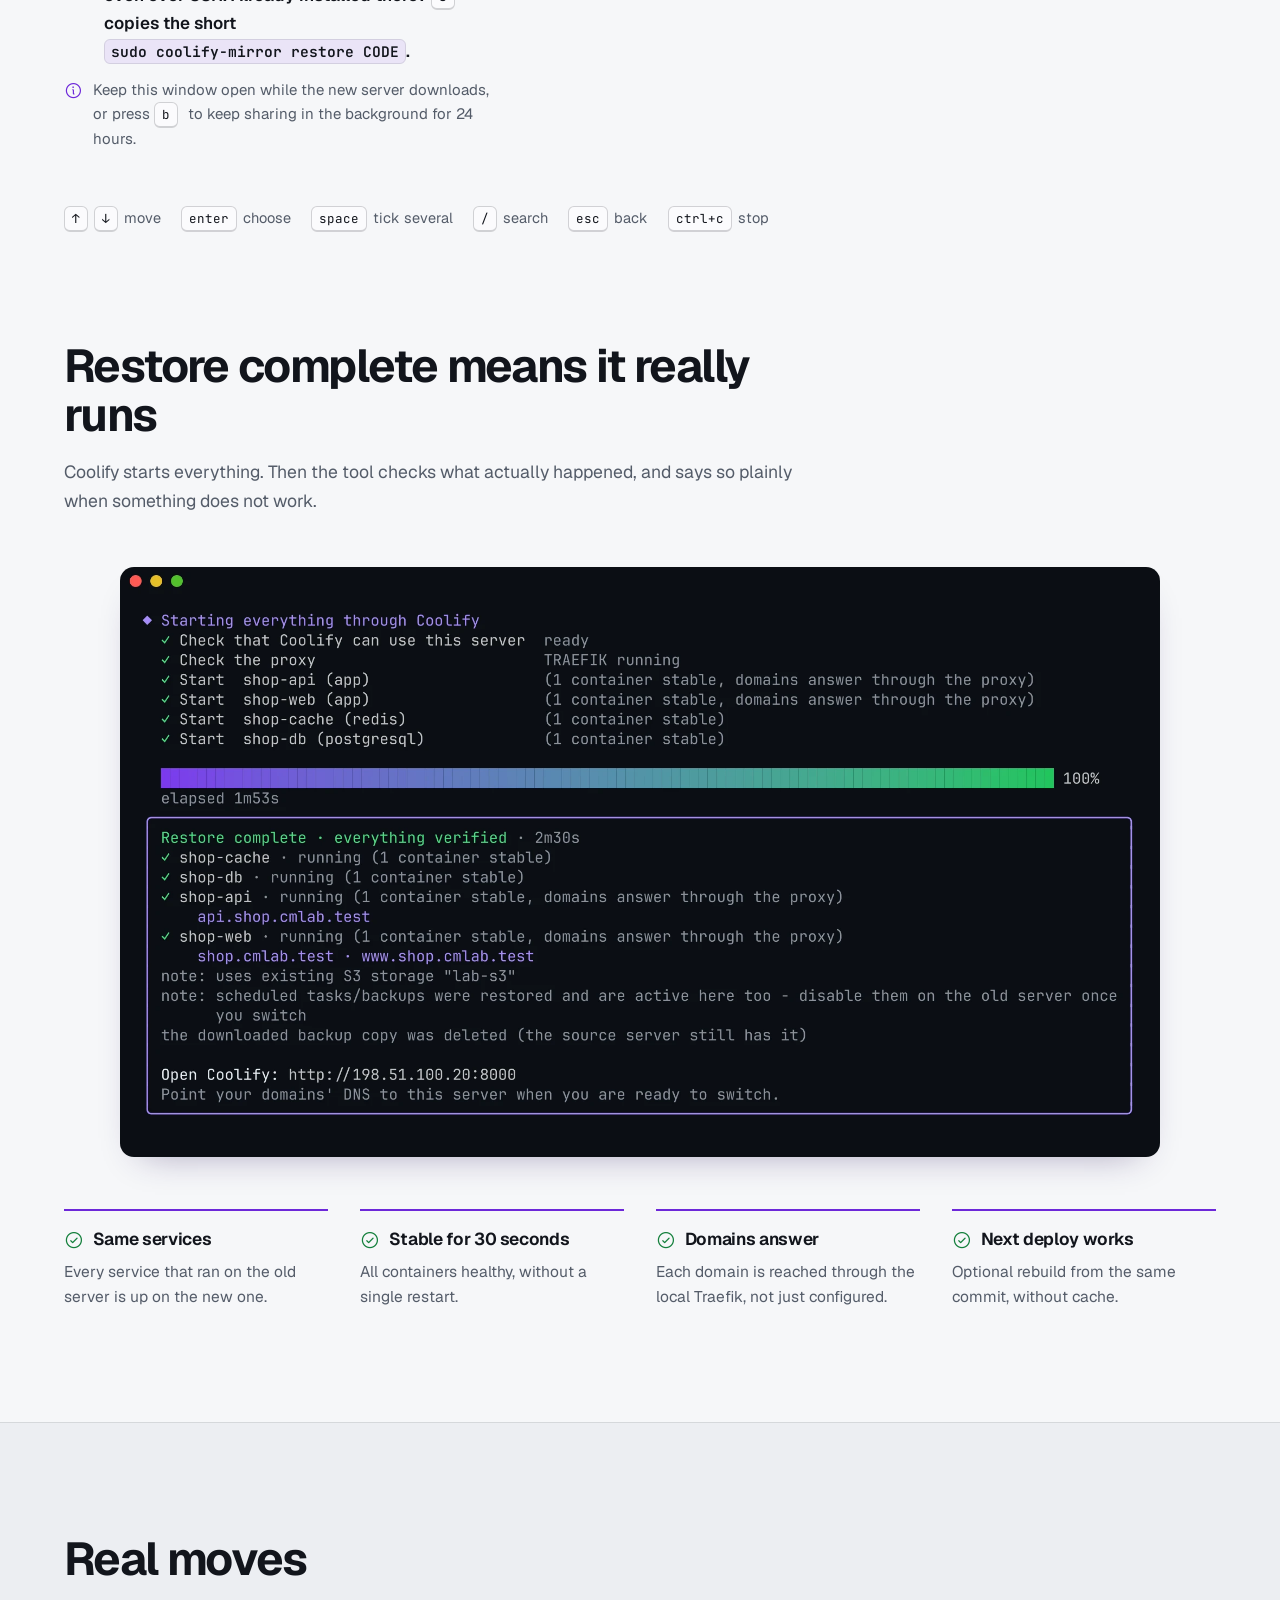
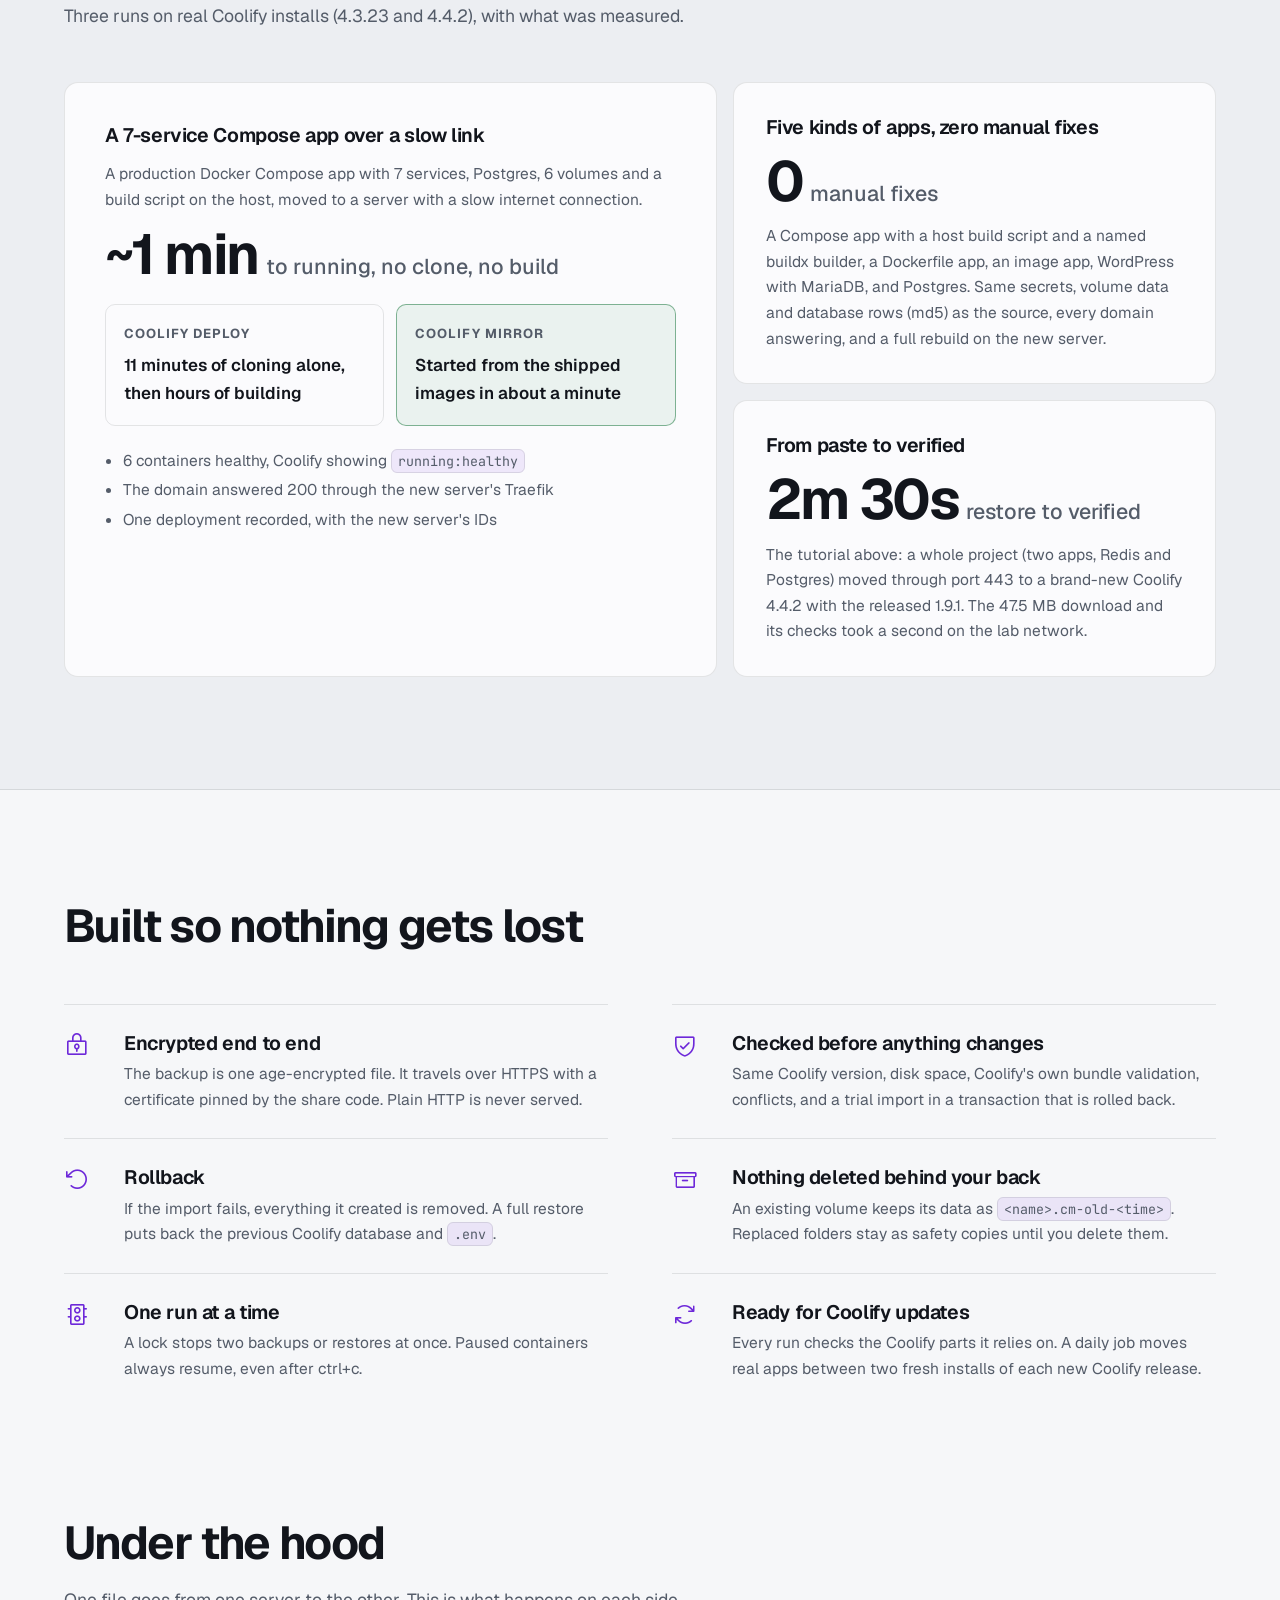
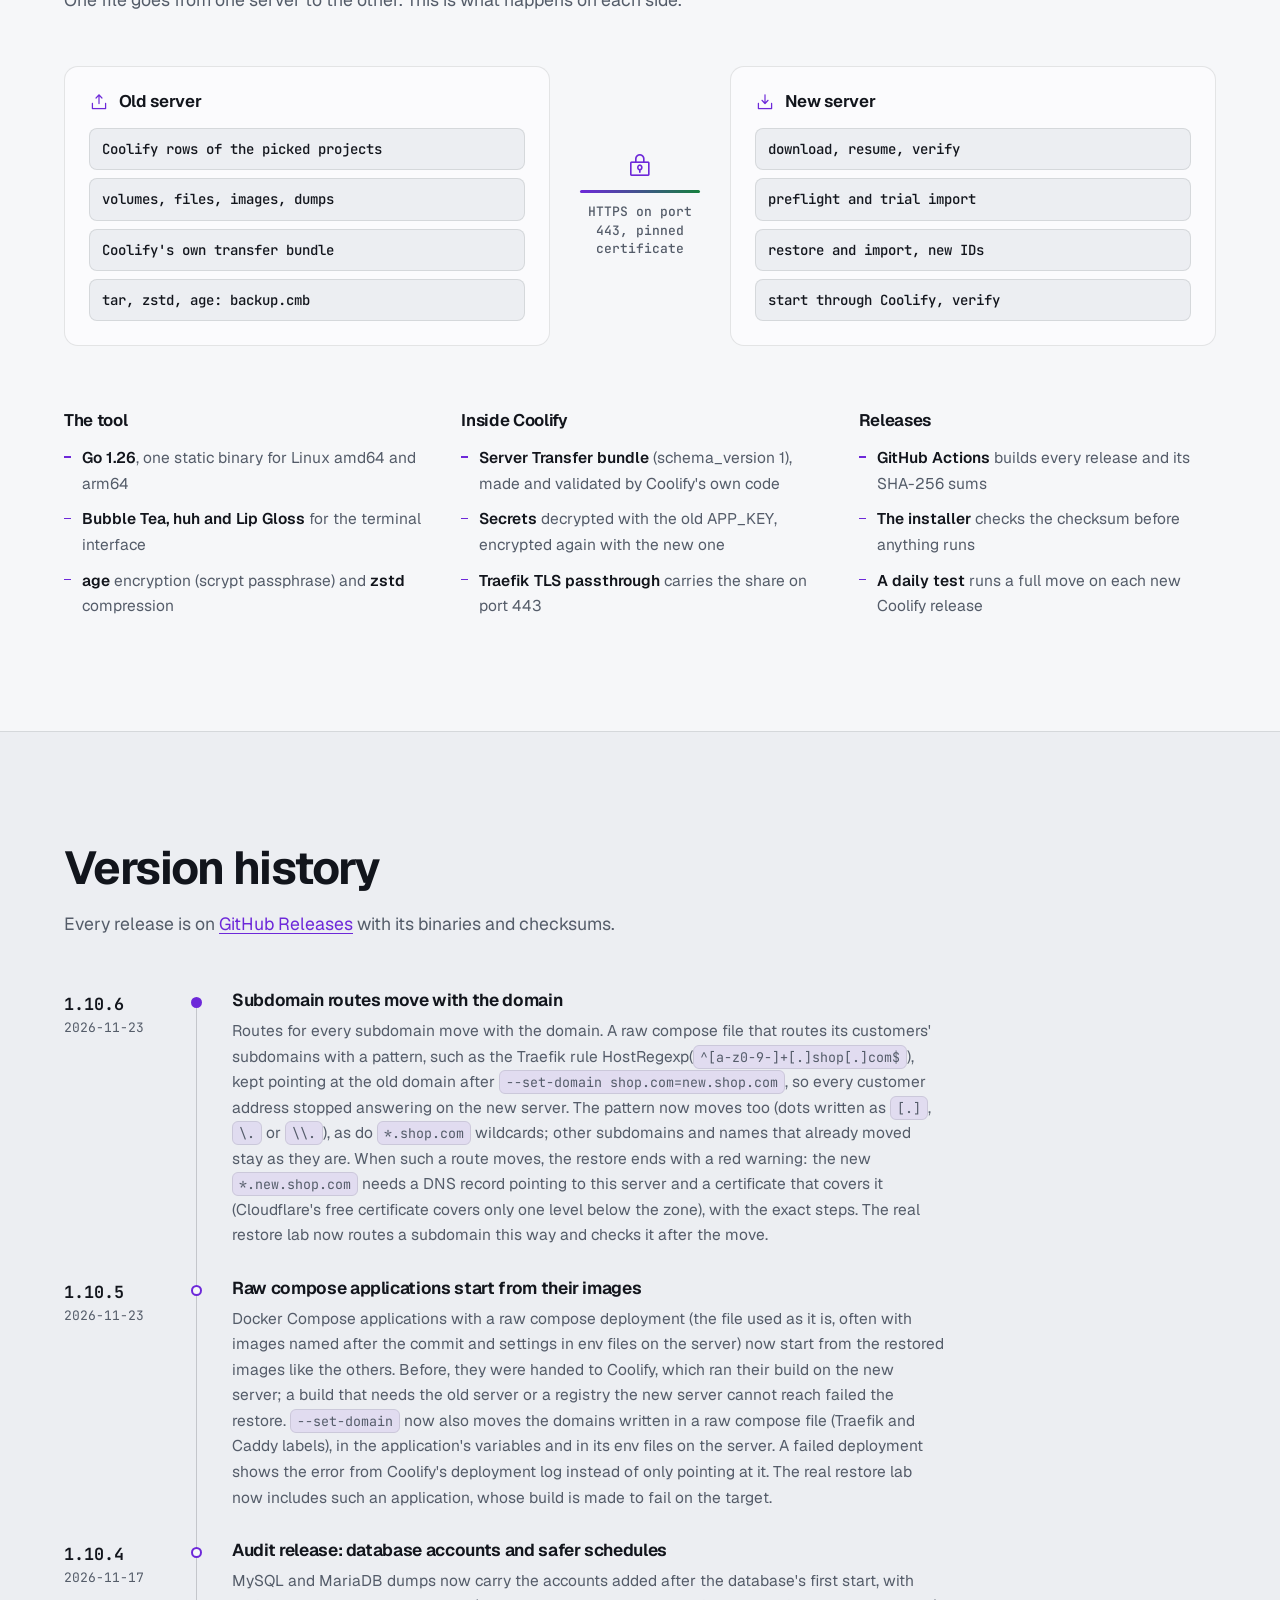
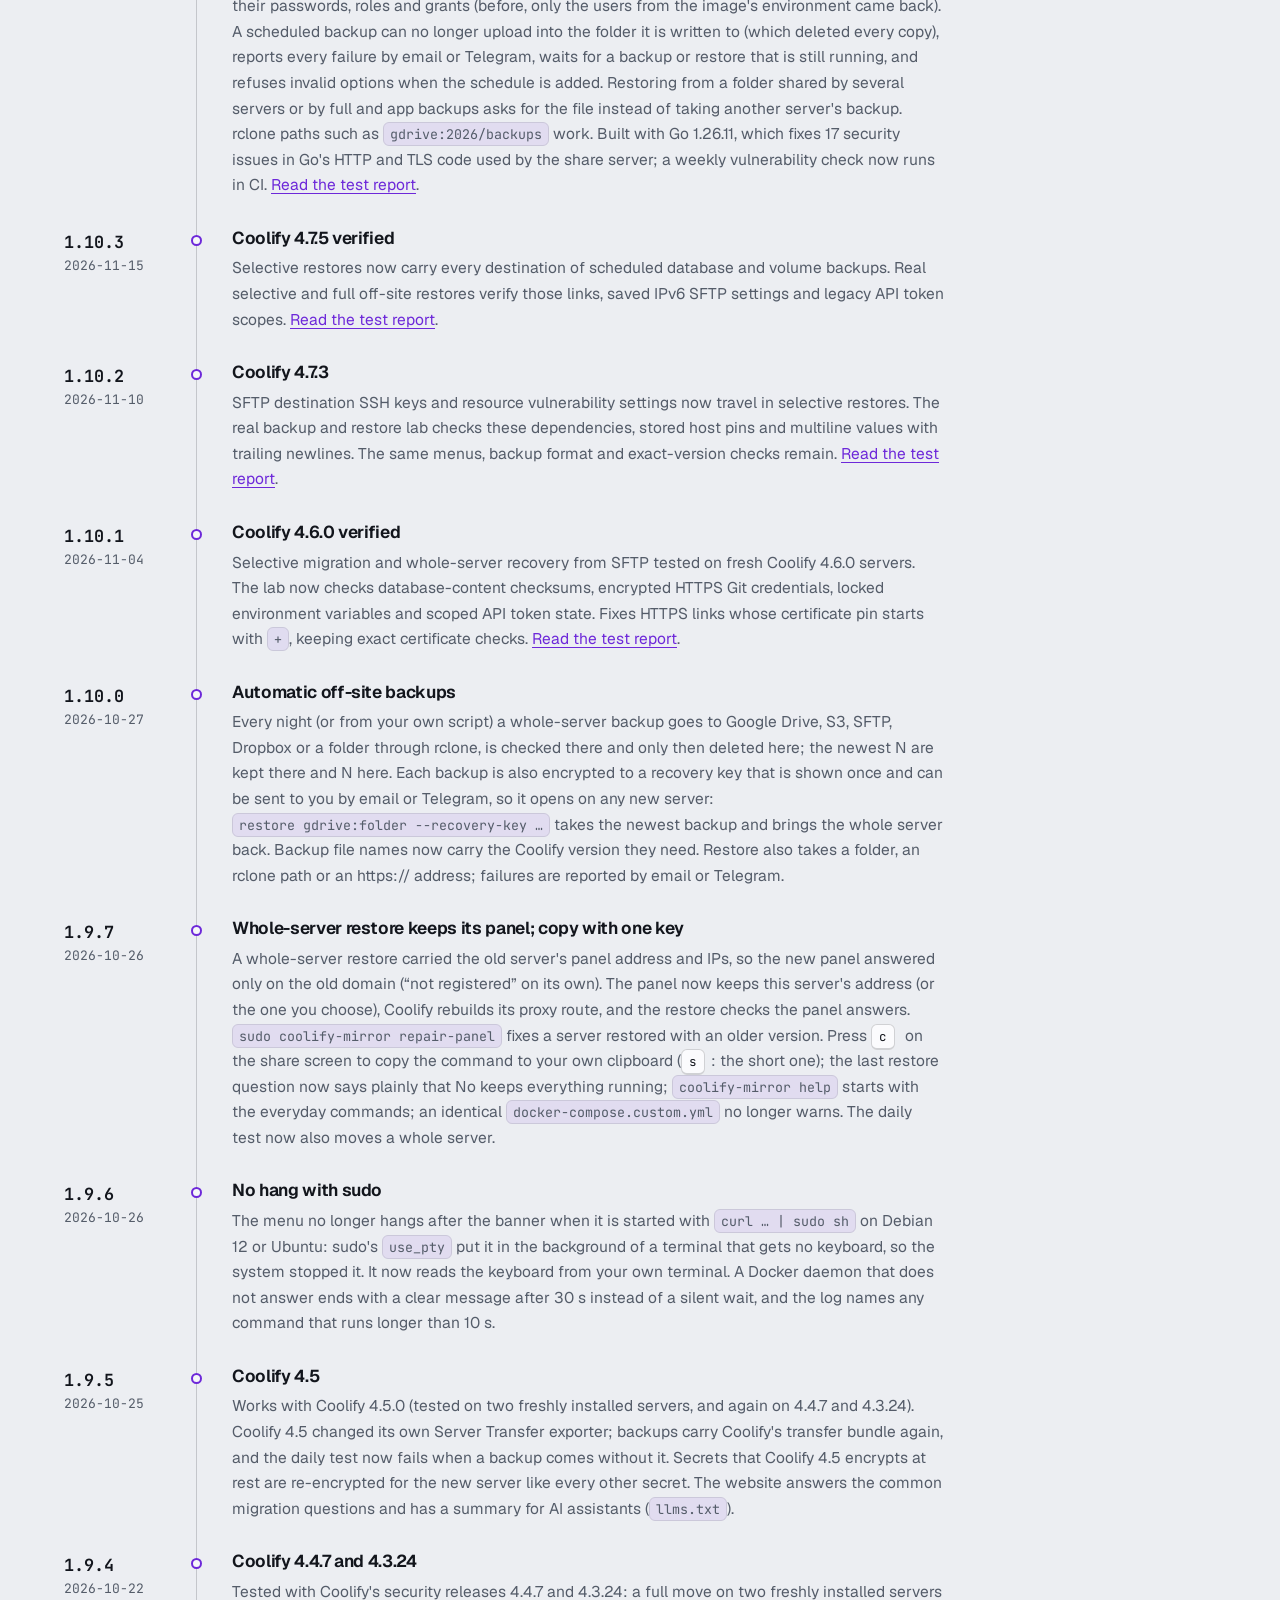
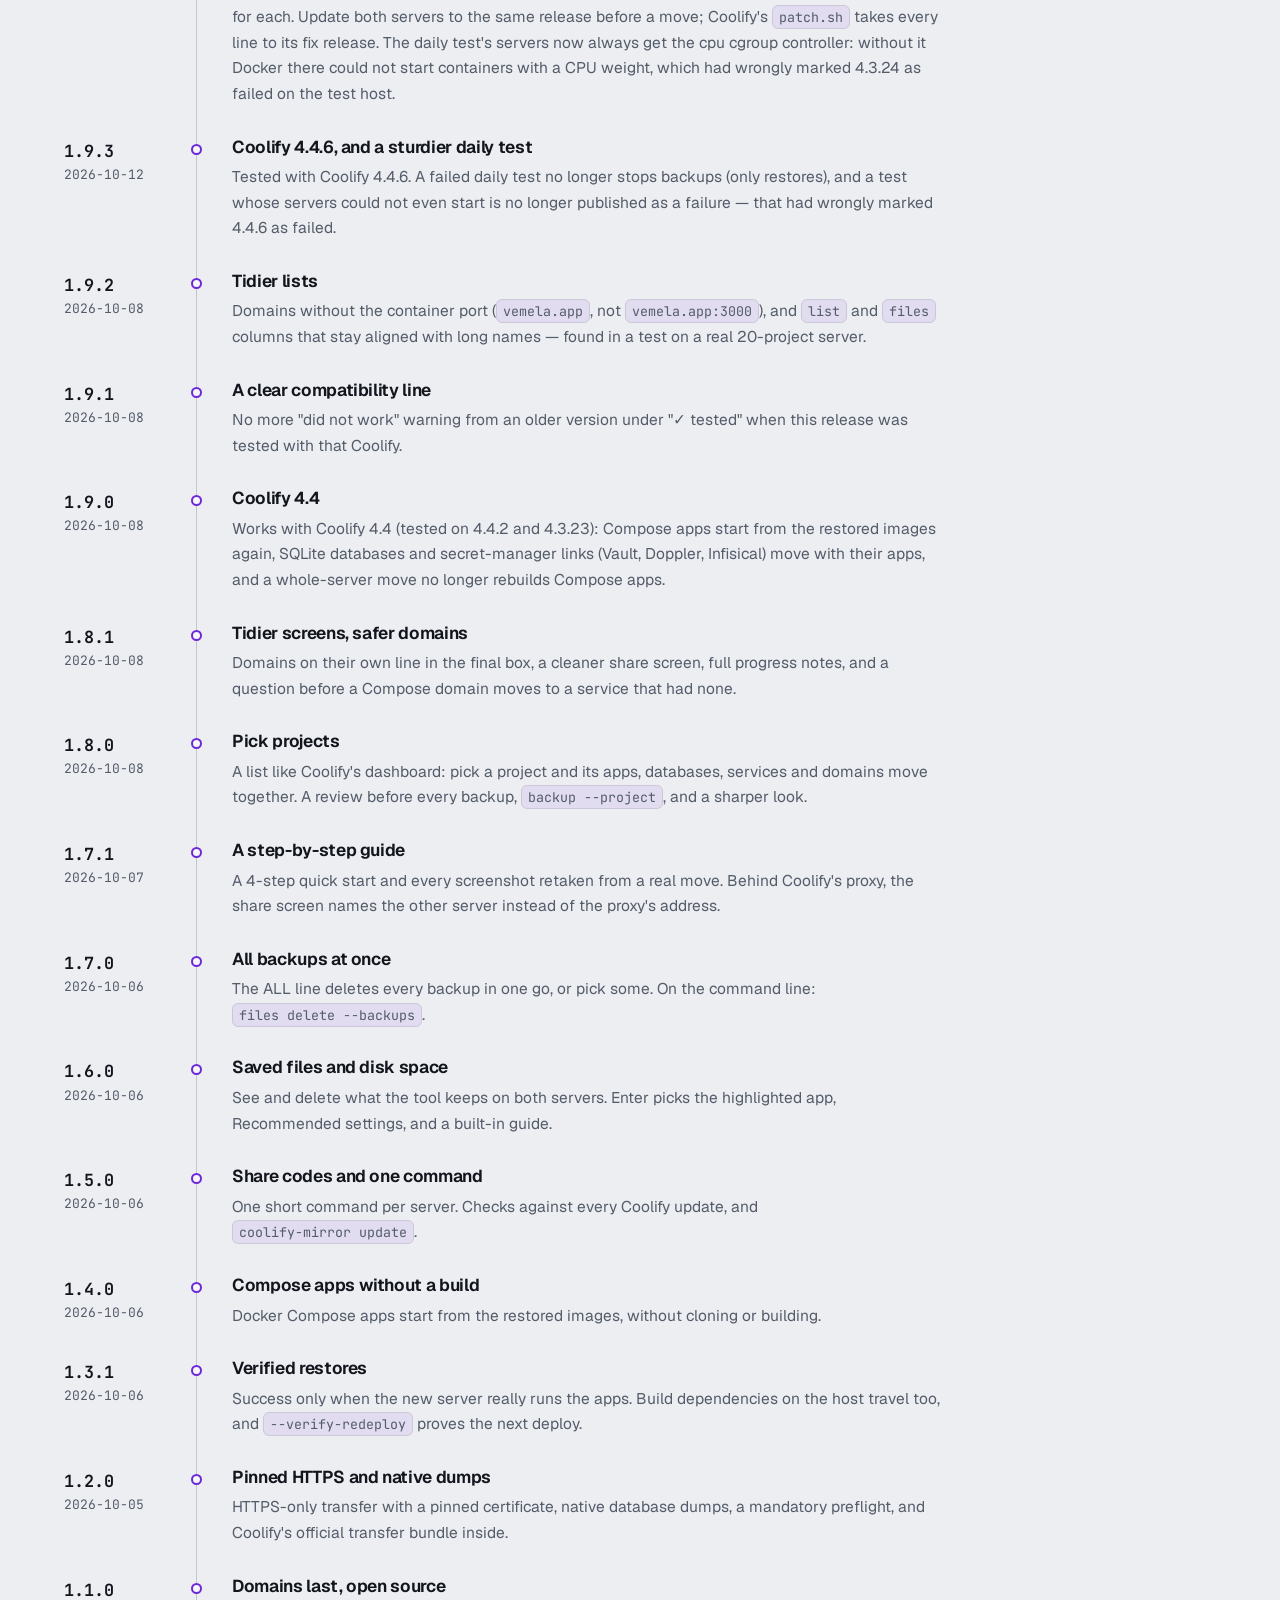
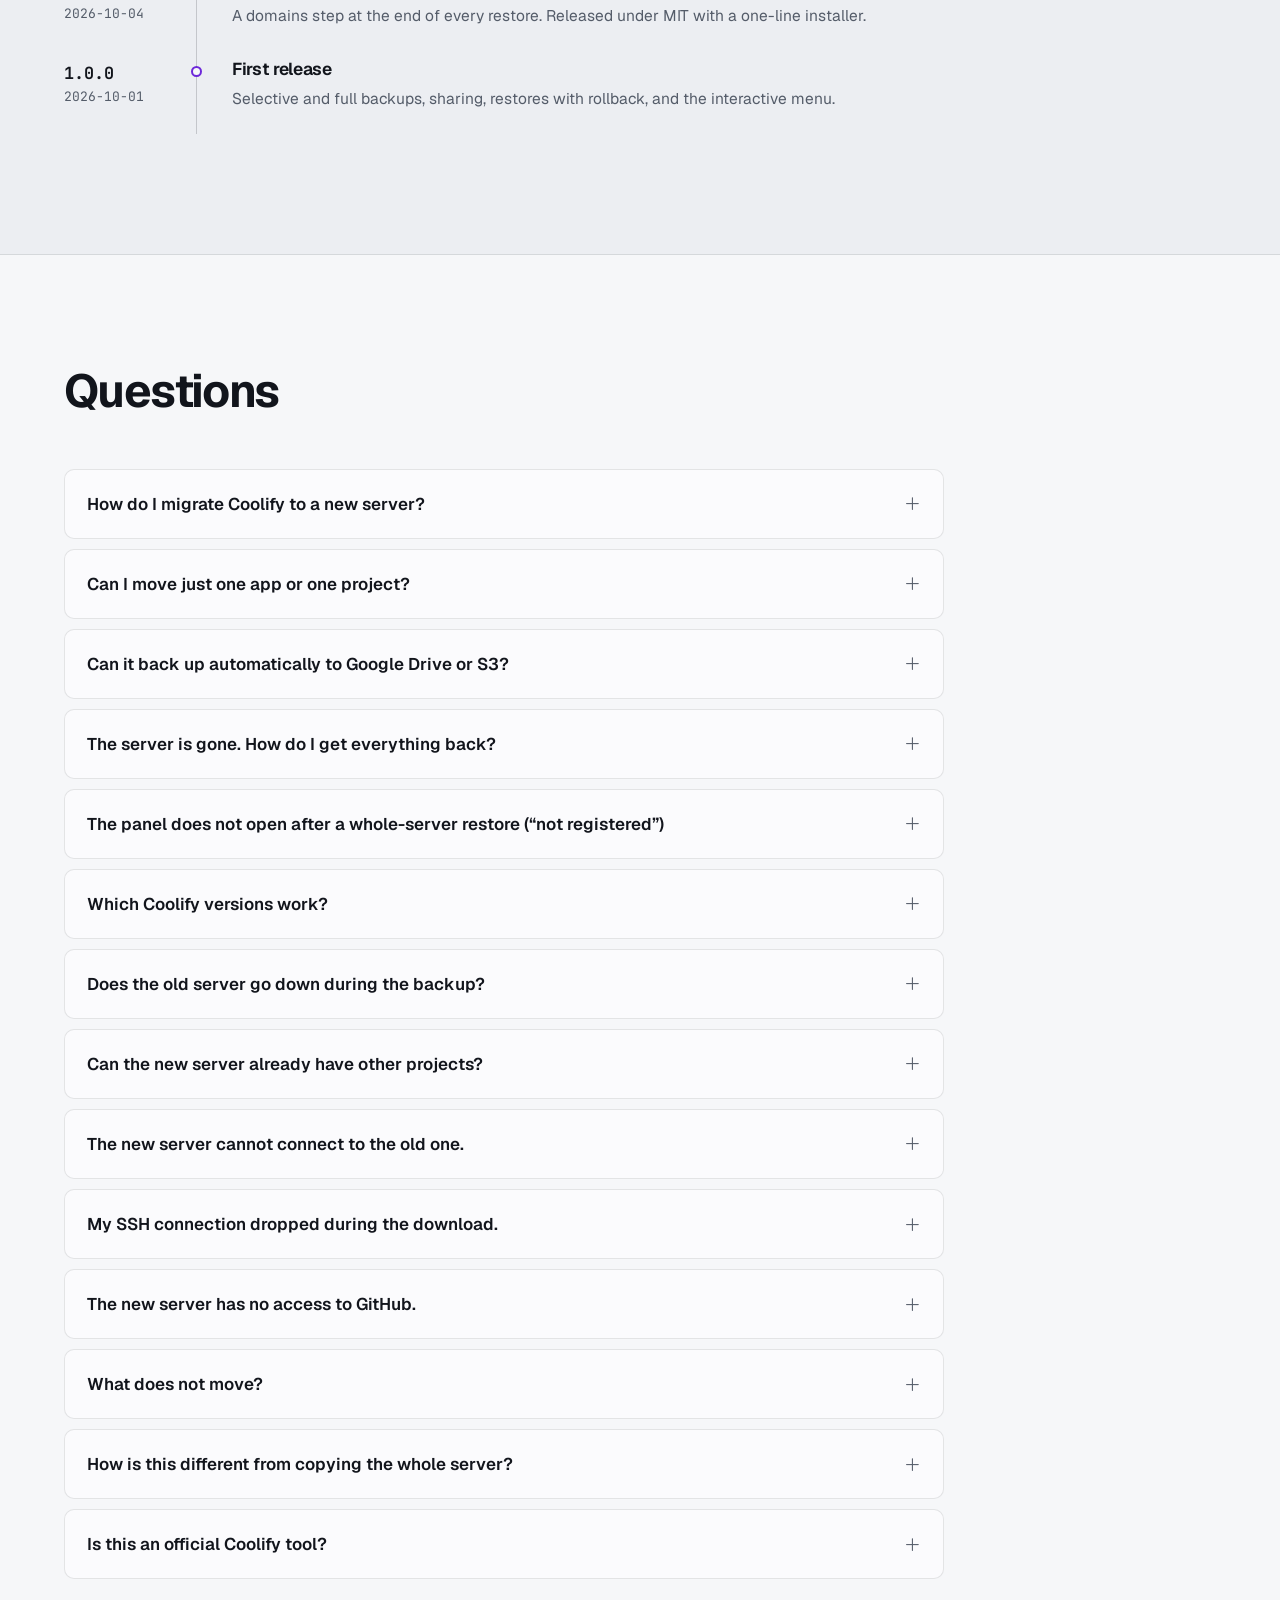
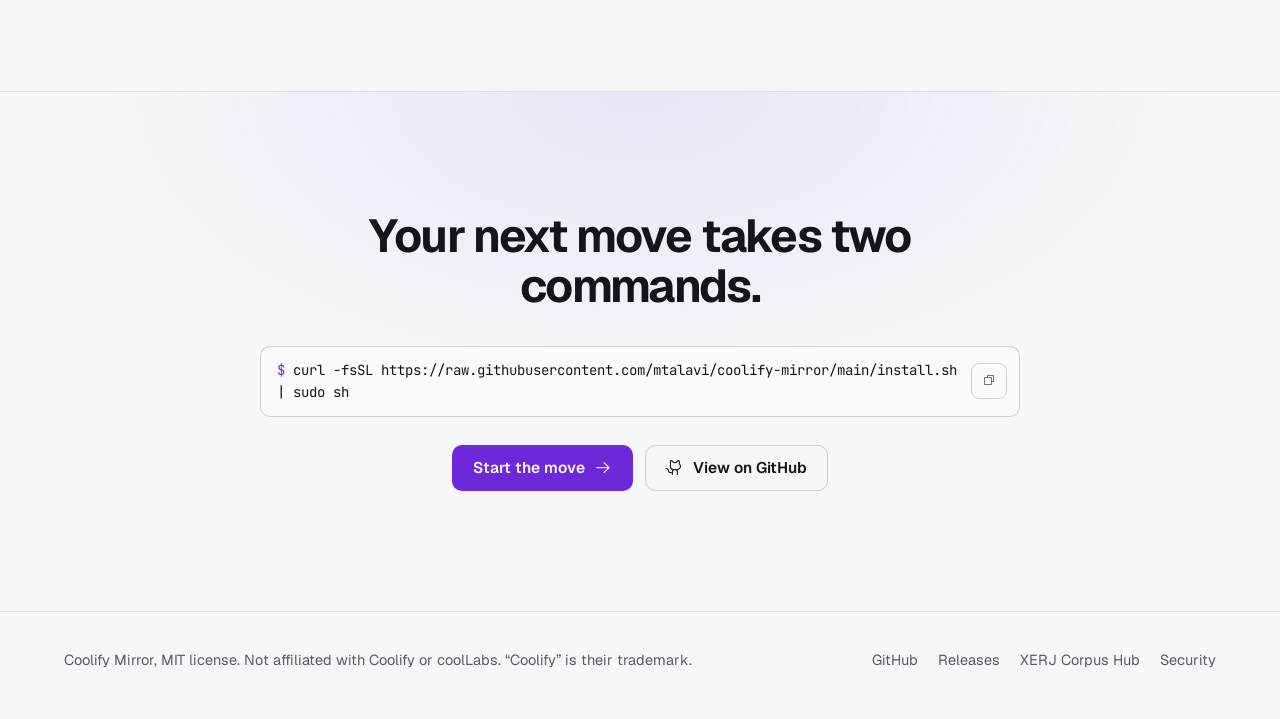
<file: site/index.html>
<!doctype html>
<html lang="en" class="no-js">
<head>
<meta charset="utf-8">
<meta name="viewport" content="width=device-width, initial-scale=1">
<title>Coolify Mirror: migrate Coolify apps to a new server</title>
<meta name="description" content="Coolify migration tool: back up one app, a project or a whole Coolify server and restore it on a new server with one command. Databases, volumes, env vars, domains and images arrive running and verified. Automatic off-site backups to Google Drive, S3 or SFTP. Free, open source.">
<meta name="robots" content="index, follow, max-image-preview:large, max-snippet:-1, max-video-preview:-1">
<meta name="author" content="mtalavi">
<meta name="google-site-verification" content="kRphF6oYFOTv1FtH5qiZWhbEOJZ8w8_vcy_gHArjTc4">
<link rel="canonical" href="https://coolify-mirror.pages.dev/">
<link rel="alternate" type="text/markdown" href="https://coolify-mirror.pages.dev/llms.txt" title="Coolify Mirror for AI assistants (llms.txt)">
<meta property="og:type" content="website">
<meta property="og:site_name" content="Coolify Mirror">
<meta property="og:locale" content="en_US">
<meta property="og:title" content="Coolify Mirror: migrate Coolify apps to a new server">
<meta property="og:description" content="Back up on the old server, paste one command on the new one. Apps, databases, volumes and domains arrive running and verified.">
<meta property="og:url" content="https://coolify-mirror.pages.dev/">
<meta property="og:image" content="https://coolify-mirror.pages.dev/assets/img/og.png">
<meta property="og:image:width" content="1200">
<meta property="og:image:height" content="630">
<meta property="og:image:alt" content="Coolify Mirror restoring a shop on a new server: every service running and verified, the site answering">
<meta name="twitter:card" content="summary_large_image">
<meta name="twitter:title" content="Coolify Mirror: migrate Coolify apps to a new server">
<meta name="twitter:description" content="Back up on the old server, paste one command on the new one. Apps, databases, volumes and domains arrive running and verified.">
<meta name="twitter:image" content="https://coolify-mirror.pages.dev/assets/img/og.png">
<meta name="twitter:image:alt" content="Coolify Mirror restoring a shop on a new server: every service running and verified">
<meta name="theme-color" content="#0b0e14" media="(prefers-color-scheme: dark)">
<meta name="theme-color" content="#f6f7f9" media="(prefers-color-scheme: light)">
<link rel="icon" href="assets/mark.svg" type="image/svg+xml">
<link rel="preload" href="assets/fonts/geist-latin-wght-normal.woff2" as="font" type="font/woff2" crossorigin>
<link rel="stylesheet" href="assets/site.css">
<link rel="stylesheet" href="assets/icons/phosphor.min.css">
<script defer src="assets/site.js"></script>
<script defer src="assets/demo-frames.js"></script>
<script defer src="assets/demo.js"></script>
<script type="application/ld+json">
{
 "@context": "https://schema.org",
 "@graph": [
  {
   "@type": "WebSite",
   "@id": "https://coolify-mirror.pages.dev/#website",
   "url": "https://coolify-mirror.pages.dev/",
   "name": "Coolify Mirror",
   "description": "Coolify migration tool: back up one app, a project or a whole Coolify server and restore it on a new server with one command. Databases, volumes, env vars, domains and images arrive running and verified. Automatic off-site backups to Google Drive, S3 or SFTP. Free, open source.",
   "inLanguage": "en"
  },
  {
   "@type": "SoftwareApplication",
   "@id": "https://coolify-mirror.pages.dev/#app",
   "name": "Coolify Mirror",
   "alternateName": [
    "coolify-mirror",
    "Coolify migration tool"
   ],
   "description": "Coolify migration tool: back up one app, a project or a whole Coolify server and restore it on a new server with one command. Databases, volumes, env vars, domains and images arrive running and verified. Automatic off-site backups to Google Drive, S3 or SFTP. Free, open source.",
   "url": "https://coolify-mirror.pages.dev/",
   "inLanguage": "en",
   "applicationCategory": "DeveloperApplication",
   "applicationSubCategory": "Server migration, backup and restore",
   "operatingSystem": "Linux (amd64, arm64)",
   "softwareVersion": "1.10.6",
   "softwareRequirements": "Coolify v4.3, v4.4, v4.5, v4.6 or v4.7 (same version on both servers), Linux amd64 or arm64, SSH as root or a sudo user",
   "featureList": [
    "Back up one app, several projects or a whole Coolify server",
    "Automatic off-site backups to Google Drive, S3, SFTP or a folder (rclone), restored on a new server with one recovery key",
    "Restore with one pasted command (share code), copied with one key",
    "Encrypted backup (age) over HTTPS with a pinned certificate on port 443",
    "Native PostgreSQL, MySQL and MariaDB dumps; Redis, SQLite, volumes and host files",
    "Env vars, secrets, domains, images, proxy settings and secret-manager links",
    "Preflight checks and rollback; SUCCESS only when every resource runs and answers",
    "Coolify v4.3, v4.4, v4.5, v4.6 and v4.7, tested daily against new Coolify releases"
   ],
   "datePublished": "2026-10-01",
   "dateModified": "2026-11-17",
   "license": "https://opensource.org/licenses/MIT",
   "isAccessibleForFree": true,
   "offers": {
    "@type": "Offer",
    "price": "0",
    "priceCurrency": "USD"
   },
   "downloadUrl": "https://github.com/mtalavi/coolify-mirror/releases/latest",
   "installUrl": "https://github.com/mtalavi/coolify-mirror#-install",
   "releaseNotes": "https://github.com/mtalavi/coolify-mirror/releases",
   "screenshot": "https://coolify-mirror.pages.dev/assets/img/og.png",
   "author": {
    "@type": "Person",
    "name": "mtalavi",
    "url": "https://github.com/mtalavi"
   },
   "sameAs": [
    "https://github.com/mtalavi/coolify-mirror"
   ]
  },
  {
   "@type": "SoftwareSourceCode",
   "@id": "https://coolify-mirror.pages.dev/#code",
   "name": "coolify-mirror",
   "codeRepository": "https://github.com/mtalavi/coolify-mirror",
   "programmingLanguage": "Go",
   "license": "https://opensource.org/licenses/MIT",
   "targetProduct": {
    "@id": "https://coolify-mirror.pages.dev/#app"
   }
  },
  {
   "@type": "HowTo",
   "@id": "https://coolify-mirror.pages.dev/#howto",
   "name": "How to migrate Coolify apps to a new server",
   "inLanguage": "en",
   "tool": [
    {
     "@type": "HowToTool",
     "name": "Coolify Mirror"
    }
   ],
   "step": [
    {
     "@type": "HowToStep",
     "position": 1,
     "name": "Install the same Coolify version on the new server",
     "text": "Coolify v4.3, v4.4, v4.5, v4.6 or v4.7; both servers must run exactly the same version."
    },
    {
     "@type": "HowToStep",
     "position": 2,
     "name": "Back up on the old server",
     "text": "Run curl -fsSL https://raw.githubusercontent.com/mtalavi/coolify-mirror/main/install.sh | sudo sh , choose Back up apps, pick the projects (or the whole server) and start the backup."
    },
    {
     "@type": "HowToStep",
     "position": 3,
     "name": "Share the backup",
     "text": "Choose to share through Coolify's proxy on port 443. The old server prints one command with a share code."
    },
    {
     "@type": "HowToStep",
     "position": 4,
     "name": "Restore on the new server",
     "text": "Paste that command on the new server. It downloads, verifies and restores everything, starts it through Coolify and checks every domain."
    },
    {
     "@type": "HowToStep",
     "position": 5,
     "name": "Switch over",
     "text": "Point DNS to the new server, move webhooks and scheduled tasks, then free the disk space on both servers."
    }
   ]
  },
  {
   "@type": "FAQPage",
   "@id": "https://coolify-mirror.pages.dev/#faq",
   "inLanguage": "en",
   "mainEntity": [
    {
     "@type": "Question",
     "name": "How do I migrate Coolify to a new server?",
     "acceptedAnswer": {
      "@type": "Answer",
      "text": "Install Coolify on the new server, the same version as the old one. On the old server run the one-line installer, pick the projects (or the whole server), back them up and share the backup: it prints one command. Paste that command on the new server. It downloads and verifies the backup, restores apps, databases, volumes, env vars and domains, starts them through Coolify and checks that every domain answers. Then point your DNS to the new server."
     }
    },
    {
     "@type": "Question",
     "name": "Can I move just one app or one project?",
     "acceptedAnswer": {
      "@type": "Answer",
      "text": "Yes. Pick one project, several, or a single app; the databases and services they use come along. They are merged into the new Coolify next to what is already there. A whole-server backup is the other option, for an empty new Coolify."
     }
    },
    {
     "@type": "Question",
     "name": "Can it back up automatically to Google Drive or S3?",
     "acceptedAnswer": {
      "@type": "Answer",
      "text": "Yes. sudo coolify-mirror schedule add --at 03:30 --full --to gdrive:coolify-backups --keep-remote 7 backs up every night, uploads through rclone (Google Drive, S3, SFTP, Dropbox and 70+ more) or to a folder, checks the copy and then deletes it from the server. A failed run is reported by email or Telegram."
     }
    },
    {
     "@type": "Question",
     "name": "The server is gone. How do I get everything back?",
     "acceptedAnswer": {
      "@type": "Answer",
      "text": "On a new server install the Coolify version written in the backup’s name, set up the same rclone destination, and run curl -fsSL https://raw.githubusercontent.com/mtalavi/coolify-mirror/main/install.sh | sudo sh -s restore gdrive:coolify-backups --recovery-key AGE-SECRET-KEY-1…. It restores the newest backup, starts everything and checks every domain."
     }
    },
    {
     "@type": "Question",
     "name": "The panel does not open after a whole-server restore (“not registered”)",
     "acceptedAnswer": {
      "@type": "Answer",
      "text": "Versions before 1.9.7 restored the old server’s panel address too, so the proxy only knew the old domain. Since 1.9.7 the panel keeps this server’s own address and IPs and the restore checks it answers. A server restored earlier: run sudo coolify-mirror repair-panel (add the panel address, or - for none)."
     }
    },
    {
     "@type": "Question",
     "name": "Which Coolify versions work?",
     "acceptedAnswer": {
      "@type": "Answer",
      "text": "Coolify v4.3, v4.4, v4.5, v4.6 and v4.7 (tested with 4.3.23, 4.3.24, 4.4.2, 4.4.6, 4.4.7, 4.5.0, 4.5.1, 4.5.3, 4.6.0, 4.7.0, 4.7.3, 4.7.5 and 4.7.6), with exactly the same version on both servers. At start the tool says whether this version is tested; every new Coolify release is tested automatically. If the versions differ, it tells you which server to upgrade."
     }
    },
    {
     "@type": "Question",
     "name": "Does the old server go down during the backup?",
     "acceptedAnswer": {
      "@type": "Answer",
      "text": "No. With Recommended settings, containers pause only for the seconds their volume copy takes, and databases are dumped while they run. Nothing is deleted on the old server."
     }
    },
    {
     "@type": "Question",
     "name": "Can the new server already have other projects?",
     "acceptedAnswer": {
      "@type": "Answer",
      "text": "Yes. Backing up apps merges them into the new Coolify and keeps everything that is there. An app that already exists can be restored as a copy or skipped. A whole-server backup only goes onto a fresh, empty Coolify."
     }
    },
    {
     "@type": "Question",
     "name": "The new server cannot connect to the old one.",
     "acceptedAnswer": {
      "@type": "Answer",
      "text": "Port 443 of the old server is blocked. On the old server press q, choose Share a saved backup, the same backup, then Share a link on port 8123. Allow 8123 in your provider's firewall too, and run the new command it shows."
     }
    },
    {
     "@type": "Question",
     "name": "My SSH connection dropped during the download.",
     "acceptedAnswer": {
      "@type": "Answer",
      "text": "Keep the old server sharing and run the same command again: the download continues where it stopped. On big servers, run the tool inside tmux."
     }
    },
    {
     "@type": "Question",
     "name": "The new server has no access to GitHub.",
     "acceptedAnswer": {
      "@type": "Answer",
      "text": "The old server also prints a second command that downloads the tool from the old server itself, over the same pinned connection."
     }
    },
    {
     "@type": "Question",
     "name": "What does not move?",
     "acceptedAnswer": {
      "@type": "Answer",
      "text": "Resources on remote servers, preview deployments and Swarm. Webhooks and DNS keep pointing to the old server until you switch them. Between different CPU architectures, Coolify rebuilds the apps."
     }
    },
    {
     "@type": "Question",
     "name": "How is this different from copying the whole server?",
     "acceptedAnswer": {
      "@type": "Answer",
      "text": "Copying /data/coolify and the Docker volumes over root SSH moves everything at once onto an empty server: database files are copied raw and nothing is checked afterwards. Coolify Mirror can move one project into a Coolify that is already in use, needs no SSH key between the servers (a share code on port 443), dumps databases while they run, checks version, space and conflicts before changing anything, rolls back on failure and reports success only when the apps answer on their domains."
     }
    },
    {
     "@type": "Question",
     "name": "Is this an official Coolify tool?",
     "acceptedAnswer": {
      "@type": "Answer",
      "text": "No. It is an independent open-source project under the MIT license, not affiliated with Coolify or coolLabs."
     }
    }
   ]
  }
 ]
}
</script>
</head>
<body>

<header class="nav">
  <div class="wrap">
    <a class="brand" href="#top" aria-label="Coolify Mirror, home"><img src="assets/mark.svg" alt="" width="26" height="26">Coolify Mirror</a>
    <nav class="nav-links" aria-label="Sections">
      <a href="#tutorial">Tutorial</a>
      <a href="#offsite">Off-site backups</a>
      <a href="#what-moves">What moves</a>
      <a href="#case-studies">Case studies</a>
      <a href="#stack">Under the hood</a>
      <a href="#changelog">Changelog</a>
      <a href="#faq">FAQ</a>
    </nav>
    <div class="nav-side">
      <a class="btn btn-ghost btn-sm" href="https://github.com/mtalavi/coolify-mirror" aria-label="GitHub"><i class="ph ph-github-logo" aria-hidden="true"></i><span class="hide-sm">GitHub</span></a>
      <button class="icon-btn menu-btn" type="button" aria-label="Menu" aria-expanded="false"><i class="ph ph-list" aria-hidden="true"></i></button>
    </div>
  </div>
</header>

<main id="top">

<section class="hero">
  <div class="wrap">
    <div class="hero-head">
      <h1 class="reveal">Move Coolify apps between servers.</h1>
      <div>
        <p class="lead reveal" style="--d:.08s">Back up one app or a whole server. Paste one command on the new one. It arrives running, and verified.</p>
        <div class="hero-cta reveal" style="--d:.16s">
          <a class="btn btn-primary" href="#tutorial">Start the move<i class="ph ph-arrow-right" aria-hidden="true"></i></a>
          <a class="btn btn-ghost" href="https://github.com/mtalavi/coolify-mirror"><i class="ph ph-github-logo" aria-hidden="true"></i>View on GitHub</a>
        </div>
      </div>
    </div>

    <figure class="demo reveal" style="--d:.12s" data-demo aria-labelledby="demo-cap">
      <div class="demo-stage">
        <div class="term term-old is-active" aria-hidden="true">
          <div class="term-bar"><span class="term-dots"><i></i><i></i><i></i></span><span class="term-title">root@old-server: ~</span><span class="term-tag">old server · 203.0.113.10</span></div>
          <div class="term-body"><div class="term-screen"></div></div>
          <span class="term-key"></span>
        </div>
        <div class="term term-new" aria-hidden="true">
          <div class="term-bar"><span class="term-dots"><i></i><i></i><i></i></span><span class="term-title">root@new-server: ~</span><span class="term-tag">new server · 198.51.100.20</span></div>
          <div class="term-body"><div class="term-screen"></div></div>
          <span class="term-key"></span>
        </div>
        <div class="demo-browser" aria-hidden="true">
          <div class="br-bar"><span class="term-dots"><i></i><i></i><i></i></span><span class="br-url"><i class="ph ph-globe-simple"></i>shop.cmlab.test</span></div>
          <div class="br-page">
            <div class="br-nav"><b>Shop</b><span>New</span><span>Bags</span><span>Shoes</span><span class="br-cart">Cart · 2</span></div>
            <div class="br-hero"><b>Autumn edit</b><span>Same store, new server.</span></div>
            <div class="br-grid"><div><i style="--h:258"></i><b>Canvas tote</b><span>€38</span></div><div><i style="--h:150"></i><b>Trail runner</b><span>€112</span></div><div><i style="--h:28"></i><b>Wool cap</b><span>€24</span></div></div>
          </div>
          <div class="br-status"><i class="ph ph-check-circle"></i>200 · served by new-server, data intact</div>
        </div>
        <img class="shot demo-fallback" src="assets/img/01-menu.webp" width="1964" height="1084" alt="Terminal: coolify-mirror installed with one command, showing its main menu on the old server" decoding="async">
      </div>
      <figcaption class="demo-bar">
        <button class="icon-btn demo-play" type="button" aria-label="Pause the demo" data-pause="Pause the demo" data-play="Play the demo"><i class="ph ph-pause" aria-hidden="true"></i><i class="ph ph-play" aria-hidden="true"></i></button>
        <ol class="demo-steps">
          <li><button type="button" data-step data-caption="Old server: one command installs coolify-mirror and checks Coolify.">Install</button></li>
          <li><button type="button" data-step data-caption="Pick a project. Its apps, databases and domains move together.">Pick</button></li>
          <li><button type="button" data-step data-caption="Back up: settings, volumes, a database dump and the app images.">Back up</button></li>
          <li><button type="button" data-step data-caption="Share it through Coolify's own proxy on port 443. You get one command.">Share</button></li>
          <li><button type="button" data-step data-caption="New server: paste the command. It downloads, verifies, restores and starts everything.">Restore</button></li>
          <li><button type="button" data-step data-caption="The site answers from the new server, running and verified.">Live</button></li>
        </ol>
        <p class="demo-cap" id="demo-cap">A real move, replayed: back up a project on one server and restore it on another.</p>
      </figcaption>
    </figure>
  </div>
</section>

<section class="band" id="install" aria-labelledby="install-h">
  <div class="wrap band-grid">
    <div>
      <h2 id="install-h">Two commands. One on each server.</h2>
      <p>The first installs the tool and opens its menu. The old server prints the second one after the backup.</p>
    </div>
    <div class="cmds">
      <div>
        <div class="cmd-label"><i class="ph ph-hard-drives" aria-hidden="true"></i>Old server</div>
        <div class="cmd">
          <code><span class="p">$ </span>curl -fsSL https://raw.githubusercontent.com/mtalavi/coolify-mirror/main/install.sh | sudo sh</code>
          <button class="copy" type="button" aria-label="Copy" data-label="Copy" data-copied="Copied" data-copy="curl -fsSL https://raw.githubusercontent.com/mtalavi/coolify-mirror/main/install.sh | sudo sh"><i class="ph ph-copy" aria-hidden="true"></i></button>
        </div>
      </div>
      <div>
        <div class="cmd-label"><i class="ph ph-hard-drives" aria-hidden="true"></i>New server (copy the real line from your old server)</div>
        <div class="cmd">
          <code><span class="p">$ </span>curl -fsSL https://raw.githubusercontent.com/mtalavi/coolify-mirror/main/install.sh | sudo sh -s restore 203.0.113.10/hi4i-2dzx-hmeg-42qp-palx-52s7-zq</code>
          <span class="tag">example</span>
        </div>
      </div>
      <div class="facts">
        <span><i class="ph ph-check-circle" aria-hidden="true"></i>SHA-256 checked on install</span>
        <span><i class="ph ph-check-circle" aria-hidden="true"></i>Linux amd64 and arm64</span>
        <span><i class="ph ph-check-circle" aria-hidden="true"></i>Coolify 4.3, 4.4, 4.5, 4.6 or 4.7, same version on both</span>
      </div>
    </div>
  </div>
</section>

<section class="band" id="offsite" aria-labelledby="offsite-h">
  <div class="wrap band-grid">
    <div>
      <h2 id="offsite-h">Lost the server? Back in minutes.</h2>
      <p>Every night a whole-server backup goes to Google Drive, S3, SFTP, Dropbox or a folder &mdash; anywhere <a href="https://rclone.org">rclone</a> reaches. The copy is checked, then deleted from the server, so the disk never fills.</p>
      <p>On a new server, one command with your recovery key brings everything back: apps, databases, domains, users, and the panel on the new address. The backup&rsquo;s name says which Coolify version to install first.</p>
    </div>
    <div class="cmds">
      <div>
        <div class="cmd-label"><i class="ph ph-lock-key" aria-hidden="true"></i>Once: the recovery key (shown once, sent to you by email or Telegram)</div>
        <div class="cmd">
          <code><span class="p">$ </span>sudo coolify-mirror recovery-key create --email you@example.com --telegram 123456789</code>
          <button class="copy" type="button" aria-label="Copy" data-label="Copy" data-copied="Copied" data-copy="sudo coolify-mirror recovery-key create --email you@example.com --telegram 123456789"><i class="ph ph-copy" aria-hidden="true"></i></button>
        </div>
      </div>
      <div>
        <div class="cmd-label"><i class="ph ph-upload-simple" aria-hidden="true"></i>Every night: back up, upload, check, delete here, keep 7 there</div>
        <div class="cmd">
          <code><span class="p">$ </span>sudo coolify-mirror schedule add --at 03:30 --full --to gdrive:coolify-backups --keep-remote 7 --keep-local 0</code>
          <button class="copy" type="button" aria-label="Copy" data-label="Copy" data-copied="Copied" data-copy="sudo coolify-mirror schedule add --at 03:30 --full --to gdrive:coolify-backups --keep-remote 7 --keep-local 0"><i class="ph ph-copy" aria-hidden="true"></i></button>
        </div>
      </div>
      <div>
        <div class="cmd-label"><i class="ph ph-download-simple" aria-hidden="true"></i>The day the server is lost, on a new one</div>
        <div class="cmd">
          <code><span class="p">$ </span>curl -fsSL https://raw.githubusercontent.com/mtalavi/coolify-mirror/main/install.sh | sudo sh -s restore gdrive:coolify-backups --recovery-key AGE-SECRET-KEY-1…</code>
          <span class="tag">example</span>
        </div>
      </div>
      <div class="facts">
        <span><i class="ph ph-check-circle" aria-hidden="true"></i>Encrypted to your recovery key</span>
        <span><i class="ph ph-check-circle" aria-hidden="true"></i>Deleted here only after the copy is checked</span>
        <span><i class="ph ph-check-circle" aria-hidden="true"></i>Email / Telegram when a run fails</span>
        <span><i class="ph ph-check-circle" aria-hidden="true"></i>Also one command for your own scripts</span>
      </div>
    </div>
  </div>
</section>

<section class="section" id="what-moves" aria-labelledby="moves-h">
  <div class="wrap">
    <div class="section-head reveal">
      <h2 id="moves-h">What travels with your app</h2>
      <p>Pick a project in a list, the way Coolify shows it. Everything that makes it run comes along, and the new server starts it through Coolify itself.</p>
    </div>
    <div class="bento">
      <article class="cell span2 media">
        <i class="ph ph-hard-drives ph-icon" aria-hidden="true"></i>
        <h3>Data, copied while it runs</h3>
        <p>Volumes, bind folders and files. Containers pause for the seconds a copy takes. Databases never pause.</p>
        <figure><img src="assets/img/05-progress.webp" width="1847" height="830" alt="Backup progress: files, volumes, a database dump and an image, with size, speed and time left" loading="lazy" decoding="async"></figure>
      </article>
      <article class="cell">
        <i class="ph ph-database ph-icon" aria-hidden="true"></i>
        <h3>Native database dumps</h3>
        <p>PostgreSQL, MySQL and MariaDB are saved with <code>pg_dumpall</code> and <code>mysqldump</code>, then loaded with the same image on the new server.</p>
      </article>
      <article class="cell">
        <i class="ph ph-sliders-horizontal ph-icon" aria-hidden="true"></i>
        <h3>Every Coolify setting</h3>
        <p>Projects, environments, variables, storages, tags, scheduled tasks and backup schedules. Secrets are re-encrypted for the new server's key.</p>
      </article>
      <article class="cell span2 media">
        <i class="ph ph-graph ph-icon" aria-hidden="true"></i>
        <h3>Projects, the way Coolify shows them</h3>
        <p>Pick a project and everything in it moves together. Moving one app only? The Postgres behind its <code>DATABASE_URL</code> is found and offered.</p>
        <figure><img src="assets/img/03-deps.webp" width="1297" height="429" alt="Question: also back up what they depend on, listing shop-db used by shop-web through DATABASE_URL" loading="lazy" decoding="async"></figure>
      </article>
      <article class="cell span2 tint">
        <i class="ph ph-lightning ph-icon" aria-hidden="true"></i>
        <h3>No rebuild on the new server</h3>
        <p>The exact images your apps run are shipped. Docker Compose apps start from them without cloning or building, which matters most on a slow connection.</p>
        <div class="big">0 builds</div>
      </article>
      <article class="cell">
        <i class="ph ph-globe ph-icon" aria-hidden="true"></i>
        <h3>Domains, last</h3>
        <p>Right before anything starts, keep each domain or type a new one. Coolify updates its proxy labels.</p>
      </article>
    </div>
  </div>
</section>

<section class="section" id="tutorial" aria-labelledby="tut-h" style="padding-top:0">
  <div class="wrap">
    <div class="section-head reveal">
      <h2 id="tut-h">The whole move, screen by screen</h2>
      <p>Real screens from a move to a freshly installed Coolify 4.4.2 with the released tool. Pick a step, then a screen.</p>
    </div>

    <div class="tabs" role="tablist" aria-label="Steps of a move">
      <button class="tab" role="tab" id="step-backup" aria-controls="panel-backup" aria-selected="true"><span class="n">1</span>Back up</button>
      <button class="tab" role="tab" id="step-restore" aria-controls="panel-restore" aria-selected="false" tabindex="-1"><span class="n">2</span>Restore</button>
      <button class="tab" role="tab" id="step-switch" aria-controls="panel-switch" aria-selected="false" tabindex="-1"><span class="n">3</span>Switch DNS</button>
      <button class="tab" role="tab" id="step-clean" aria-controls="panel-clean" aria-selected="false" tabindex="-1"><span class="n">4</span>Free space</button>
    </div>

    <div class="panel" role="tabpanel" id="panel-backup" aria-labelledby="step-backup">
      <div>
        <div class="where"><i class="ph ph-hard-drives" aria-hidden="true"></i>On the old server</div>
        <h3>Make the backup and share it</h3>
        <p>SSH into the old server as root or a sudo user, then run:</p>
        <div class="cmd">
          <code>curl -fsSL https://raw.githubusercontent.com/mtalavi/coolify-mirror/main/install.sh | sudo sh</code>
          <button class="copy" type="button" aria-label="Copy" data-label="Copy" data-copied="Copied" data-copy="curl -fsSL https://raw.githubusercontent.com/mtalavi/coolify-mirror/main/install.sh | sudo sh"><i class="ph ph-copy" aria-hidden="true"></i></button>
        </div>
        <ol class="screens">
          <li><div><span class="q">What do you want to do?</span><span class="a">Back up apps</span></div></li>
          <li><div><span class="q">Which project should be backed up?</span><span class="a">Arrow keys to the project, then enter: everything in it comes along. Several: space on each, then enter.</span></div></li>
          <li><div><span class="q">Ready to back up</span><span class="a">Check the list, then Start the backup</span></div></li>
          <li><div><span class="q">How should the other server get this backup?</span><span class="a">Share a link through Coolify's proxy on port 443</span></div></li>
          <li><div><span class="q">On the other Coolify server, run one of these</span><span class="a">Press <kbd>c</kbd>: the command is in your clipboard, even over SSH. Already installed there? <kbd>s</kbd> copies the short <code>sudo coolify-mirror restore CODE</code>.</span></div></li>
        </ol>
        <p class="note"><i class="ph ph-info" aria-hidden="true"></i><span>Keep this window open while the new server downloads, or press <kbd>b</kbd> to keep sharing in the background for 24 hours.</span></p>
      </div>
      <div class="gallery">
        <figure>
          <img class="shot main" src="assets/img/01-menu.webp" width="1964" height="1084" alt="Install and main menu" loading="lazy" decoding="async">
          <figcaption>Install and start: one command, then the menu.</figcaption>
        </figure>
        <div class="thumbs" aria-label="Screens of this step">
          <button class="thumb" type="button" aria-pressed="true" data-src="assets/img/01-menu.webp" data-w="1964" data-h="1084" data-alt="Install and main menu" data-cap="Install and start: one command, then the menu.">Start</button>
          <button class="thumb" type="button" aria-pressed="false" data-src="assets/img/02-select.webp" data-w="1897" data-h="538" data-alt="List of projects with main domain, contents and state" data-cap="Pick the project: everything in it moves together.">Pick the project</button>
          <button class="thumb" type="button" aria-pressed="false" data-src="assets/img/03-deps.webp" data-w="1297" data-h="429" data-alt="Dependency question for shop-db" data-cap="One app only (last line of the list): its database is found by itself.">One app only</button>
          <button class="thumb" type="button" aria-pressed="false" data-src="assets/img/04-options.webp" data-w="1647" data-h="865" data-alt="Ready to back up: the Shop project with its four resources and the settings" data-cap="Ready to back up: what goes in, project by project, and the settings.">Review</button>
          <button class="thumb" type="button" aria-pressed="false" data-src="assets/img/05-progress.webp" data-w="1847" data-h="830" data-alt="Backup progress" data-cap="Every step with size, speed and time left.">Progress</button>
          <button class="thumb" type="button" aria-pressed="false" data-src="assets/img/06-done.webp" data-w="1847" data-h="1266" data-alt="Backup complete and the share question" data-cap="Backup complete. Share through port 443.">Share</button>
          <button class="thumb" type="button" aria-pressed="false" data-src="assets/img/07-share.webp" data-w="1964" data-h="865" data-alt="The command and share code for the new server" data-cap="Press c to copy the command for the new server (s for the short one).">The command</button>
        </div>
      </div>
    </div>

    <div class="panel" role="tabpanel" id="panel-restore" aria-labelledby="step-restore" hidden>
      <div>
        <div class="where"><i class="ph ph-hard-drives" aria-hidden="true"></i>On the new server</div>
        <h3>Paste the line and say Yes</h3>
        <p>SSH into the new server and paste the line you copied. It looks like this:</p>
        <div class="cmd">
          <code>curl -fsSL https://raw.githubusercontent.com/mtalavi/coolify-mirror/main/install.sh | sudo sh -s restore 203.0.113.10/hi4i-2dzx-hmeg-42qp-palx-52s7-zq</code>
          <span class="tag">example</span>
        </div>
        <ol class="screens">
          <li><div><span class="q">Getting the backup</span><span class="a">Installs, downloads and checks every byte. Nothing changes yet.</span></div></li>
          <li><div><span class="q">Restore these resources into this Coolify?</span><span class="a">Read the list, then Yes.</span></div></li>
          <li><div><span class="q">Domains</span><span class="a">Enter keeps each domain, or type the new one.</span></div></li>
          <li><div><span class="q">Everything is running. Also rebuild the app(s) from Git now?</span><span class="a">No: done, everything keeps running (recommended). Yes: builds again from Git, slow, only to prove later deploys.</span></div></li>
          <li><div><span class="q">Restore complete · everything verified</span><span class="a">Done. Open the new Coolify.</span></div></li>
        </ol>
        <p class="note"><i class="ph ph-info" aria-hidden="true"></i><span>The rebuild question only appears for apps Coolify builds from Git. Whole-server restore: the panel keeps this server's own address and IPs. After the first install the tool is a command: <code>sudo coolify-mirror</code>, <code>coolify-mirror help</code>.</span></p>
      </div>
      <div class="gallery">
        <figure>
          <img class="shot main" src="assets/img/08-paste.webp" width="1964" height="1302" alt="The pasted command installing the tool and verifying the backup" loading="lazy" decoding="async">
          <figcaption>Paste: install, download and verify before any change.</figcaption>
        </figure>
        <div class="thumbs" aria-label="Screens of this step">
          <button class="thumb" type="button" aria-pressed="true" data-src="assets/img/08-paste.webp" data-w="1964" data-h="1302" data-alt="The pasted command installing the tool and verifying the backup" data-cap="Paste: install, download and verify before any change.">Paste</button>
          <button class="thumb" type="button" aria-pressed="false" data-src="assets/img/10-confirm.webp" data-w="1864" data-h="683" data-alt="Restore these resources into this Coolify question" data-cap="A trial import runs first, then it asks.">Confirm</button>
          <button class="thumb" type="button" aria-pressed="false" data-src="assets/img/12-domains.webp" data-w="1847" data-h="1266" data-alt="Restore progress and the domains step" data-cap="Files, volumes, images, dumps, then your domains.">Domains</button>
          <button class="thumb" type="button" aria-pressed="false" data-src="assets/img/13-complete.webp" data-w="1914" data-h="1084" data-alt="Restore complete, everything verified" data-cap="Started by Coolify, checked for real.">Verified</button>
        </div>
      </div>
    </div>

    <div class="panel" role="tabpanel" id="panel-switch" aria-labelledby="step-switch" hidden>
      <div>
        <div class="where"><i class="ph ph-globe" aria-hidden="true"></i>Your DNS and the old server</div>
        <h3>Point the domains to the new server</h3>
        <ol class="screens">
          <li><div><span class="q">Open Coolify: http://&lt;new-server&gt;:8000</span><span class="a">Check the apps in the new Coolify. The address is printed at the end.</span></div></li>
          <li><div><span class="q">DNS</span><span class="a">Point each domain's A record to the new server's IP.</span></div></li>
          <li><div><span class="q">Old server</span><span class="a">Stop the moved apps and turn off their scheduled tasks and backups.</span></div></li>
        </ol>
        <p class="note"><i class="ph ph-info" aria-hidden="true"></i><span>The menu has the whole move as a guide: <code>sudo coolify-mirror</code>, then How it works.</span></p>
      </div>
      <div class="gallery">
        <figure>
          <img class="shot main" src="assets/img/15-guide.webp" width="1797" height="1339" alt="The built-in guide How a move works" loading="lazy" decoding="async">
          <figcaption>The built-in guide, from backup to free space.</figcaption>
        </figure>
      </div>
    </div>

    <div class="panel" role="tabpanel" id="panel-clean" aria-labelledby="step-clean" hidden>
      <div>
        <div class="where"><i class="ph ph-broom" aria-hidden="true"></i>On both servers</div>
        <h3>Delete the backups you no longer need</h3>
        <div class="cmd">
          <code>sudo coolify-mirror</code>
          <button class="copy" type="button" aria-label="Copy" data-label="Copy" data-copied="Copied" data-copy="sudo coolify-mirror"><i class="ph ph-copy" aria-hidden="true"></i></button>
        </div>
        <ol class="screens">
          <li><div><span class="q">What do you want to do?</span><span class="a">Saved files &amp; disk space</span></div></li>
          <li><div><span class="q">What do you want to clean up?</span><span class="a">All backups</span></div></li>
          <li><div><span class="q">Which backups should be deleted?</span><span class="a">First line ALL takes every backup. Or enter on one, or space on several.</span></div></li>
          <li><div><span class="q">Delete N backup(s) and free X?</span><span class="a">Yes. The default is No.</span></div></li>
        </ol>
        <p class="note"><i class="ph ph-info" aria-hidden="true"></i><span>On the new server, once everything works, also delete the safety copies under Everything kept here. Without the menu: <code>sudo coolify-mirror files delete --backups</code></span></p>
      </div>
      <div class="gallery">
        <figure>
          <img class="shot main" src="assets/img/14-files.webp" width="1580" height="611" alt="Summary of saved files and the clean up question" loading="lazy" decoding="async">
          <figcaption>What the tool keeps here, and the free disk space.</figcaption>
        </figure>
        <div class="thumbs" aria-label="Screens of this step">
          <button class="thumb" type="button" aria-pressed="true" data-src="assets/img/14-files.webp" data-w="1580" data-h="611" data-alt="Summary of saved files and the clean up question" data-cap="What the tool keeps here, and the free disk space.">Summary</button>
          <button class="thumb" type="button" aria-pressed="false" data-src="assets/img/16-all-backups.webp" data-w="1930" data-h="429" data-alt="All backups list with the ALL line" data-cap="ALL takes every backup at once.">All backups</button>
          <button class="thumb" type="button" aria-pressed="false" data-src="assets/img/17-delete.webp" data-w="1147" data-h="429" data-alt="Delete 2 backups confirmation" data-cap="It lists what goes. The default is No.">Confirm</button>
          <button class="thumb" type="button" aria-pressed="false" data-src="assets/img/18-freed.webp" data-w="1114" data-h="284" data-alt="Freed 95.0 MB" data-cap="Space freed, with the new free total.">Freed</button>
        </div>
      </div>
    </div>

    <div class="keys" aria-label="Keys">
      <span><kbd>↑</kbd><kbd>↓</kbd>move</span>
      <span><kbd>enter</kbd>choose</span>
      <span><kbd>space</kbd>tick several</span>
      <span><kbd>/</kbd>search</span>
      <span><kbd>esc</kbd>back</span>
      <span><kbd>ctrl+c</kbd>stop</span>
    </div>
  </div>
</section>

<section class="section" id="verified" aria-labelledby="ver-h" style="padding-top:0">
  <div class="wrap">
    <div class="section-head reveal">
      <h2 id="ver-h">Restore complete means it really runs</h2>
      <p>Coolify starts everything. Then the tool checks what actually happened, and says so plainly when something does not work.</p>
    </div>
    <figure class="proof-shot" style="margin-inline:auto">
      <img class="shot" src="assets/img/13-complete.webp" width="1914" height="1084" alt="Restore complete, everything verified: shop-api, shop-web, shop-cache and shop-db running, domains answering through the proxy" decoding="async">
    </figure>
    <div class="checks">
      <div><h3><i class="ph ph-check-circle" aria-hidden="true"></i>Same services</h3><p>Every service that ran on the old server is up on the new one.</p></div>
      <div><h3><i class="ph ph-check-circle" aria-hidden="true"></i>Stable for 30 seconds</h3><p>All containers healthy, without a single restart.</p></div>
      <div><h3><i class="ph ph-check-circle" aria-hidden="true"></i>Domains answer</h3><p>Each domain is reached through the local Traefik, not just configured.</p></div>
      <div><h3><i class="ph ph-check-circle" aria-hidden="true"></i>Next deploy works</h3><p>Optional rebuild from the same commit, without cache.</p></div>
    </div>
  </div>
</section>

<section class="section" id="case-studies" aria-labelledby="cases-h" style="background:var(--bg-2);border-block:1px solid var(--line)">
  <div class="wrap">
    <div class="section-head reveal">
      <h2 id="cases-h">Real moves</h2>
      <p>Three runs on real Coolify installs (4.3.23 and 4.4.2), with what was measured.</p>
    </div>
    <div class="cases">
      <article class="case lead-case">
        <h3>A 7-service Compose app over a slow link</h3>
        <p>A production Docker Compose app with 7 services, Postgres, 6 volumes and a build script on the host, moved to a server with a slow internet connection.</p>
        <div class="metric">~1 min<small>to running, no clone, no build</small></div>
        <div class="compare">
          <div><b>Coolify deploy</b><span>11 minutes of cloning alone, then hours of building</span></div>
          <div class="after"><b>Coolify Mirror</b><span>Started from the shipped images in about a minute</span></div>
        </div>
        <ul>
          <li>6 containers healthy, Coolify showing <code>running:healthy</code></li>
          <li>The domain answered 200 through the new server's Traefik</li>
          <li>One deployment recorded, with the new server's IDs</li>
        </ul>
      </article>
      <article class="case">
        <h3>Five kinds of apps, zero manual fixes</h3>
        <div class="metric">0<small>manual fixes</small></div>
        <p>A Compose app with a host build script and a named buildx builder, a Dockerfile app, an image app, WordPress with MariaDB, and Postgres. Same secrets, volume data and database rows (md5) as the source, every domain answering, and a full rebuild on the new server.</p>
      </article>
      <article class="case">
        <h3>From paste to verified</h3>
        <div class="metric">2m 30s<small>restore to verified</small></div>
        <p>The tutorial above: a whole project (two apps, Redis and Postgres) moved through port 443 to a brand-new Coolify 4.4.2 with the released 1.9.1. The 47.5 MB download and its checks took a second on the lab network.</p>
      </article>
    </div>
  </div>
</section>

<section class="section" id="safety" aria-labelledby="safe-h">
  <div class="wrap">
    <div class="section-head reveal">
      <h2 id="safe-h">Built so nothing gets lost</h2>
    </div>
    <div class="safety">
      <div><i class="ph ph-lock-key" aria-hidden="true"></i><h3>Encrypted end to end</h3><p>The backup is one age-encrypted file. It travels over HTTPS with a certificate pinned by the share code. Plain HTTP is never served.</p></div>
      <div><i class="ph ph-shield-check" aria-hidden="true"></i><h3>Checked before anything changes</h3><p>Same Coolify version, disk space, Coolify's own bundle validation, conflicts, and a trial import in a transaction that is rolled back.</p></div>
      <div><i class="ph ph-arrow-counter-clockwise" aria-hidden="true"></i><h3>Rollback</h3><p>If the import fails, everything it created is removed. A full restore puts back the previous Coolify database and <code>.env</code>.</p></div>
      <div><i class="ph ph-archive" aria-hidden="true"></i><h3>Nothing deleted behind your back</h3><p>An existing volume keeps its data as <code>&lt;name&gt;.cm-old-&lt;time&gt;</code>. Replaced folders stay as safety copies until you delete them.</p></div>
      <div><i class="ph ph-traffic-signal" aria-hidden="true"></i><h3>One run at a time</h3><p>A lock stops two backups or restores at once. Paused containers always resume, even after ctrl+c.</p></div>
      <div><i class="ph ph-arrows-clockwise" aria-hidden="true"></i><h3>Ready for Coolify updates</h3><p>Every run checks the Coolify parts it relies on. A daily job moves real apps between two fresh installs of each new Coolify release.</p></div>
    </div>
  </div>
</section>

<section class="section" id="stack" aria-labelledby="stack-h" style="padding-top:0">
  <div class="wrap">
    <div class="section-head reveal">
      <h2 id="stack-h">Under the hood</h2>
      <p>One file goes from one server to the other. This is what happens on each side.</p>
    </div>
    <div class="flow">
      <div class="flow-side">
        <h3><i class="ph ph-upload-simple" aria-hidden="true"></i>Old server</h3>
        <ol>
          <li>Coolify rows of the picked projects</li>
          <li>volumes, files, images, dumps</li>
          <li>Coolify's own transfer bundle</li>
          <li>tar, zstd, age: backup.cmb</li>
        </ol>
      </div>
      <div class="flow-mid">
        <i class="ph ph-lock-key" aria-hidden="true"></i>
        <div class="pipe"></div>
        <span>HTTPS on port 443, pinned certificate</span>
      </div>
      <div class="flow-side">
        <h3><i class="ph ph-download-simple" aria-hidden="true"></i>New server</h3>
        <ol>
          <li>download, resume, verify</li>
          <li>preflight and trial import</li>
          <li>restore and import, new IDs</li>
          <li>start through Coolify, verify</li>
        </ol>
      </div>
    </div>
    <div class="stack">
      <div>
        <h3>The tool</h3>
        <ul>
          <li><b>Go 1.26</b>, one static binary for Linux amd64 and arm64</li>
          <li><b>Bubble Tea, huh and Lip Gloss</b> for the terminal interface</li>
          <li><b>age</b> encryption (scrypt passphrase) and <b>zstd</b> compression</li>
        </ul>
      </div>
      <div>
        <h3>Inside Coolify</h3>
        <ul>
          <li><b>Server Transfer bundle</b> (schema_version 1), made and validated by Coolify's own code</li>
          <li><b>Secrets</b> decrypted with the old APP_KEY, encrypted again with the new one</li>
          <li><b>Traefik TLS passthrough</b> carries the share on port 443</li>
        </ul>
      </div>
      <div>
        <h3>Releases</h3>
        <ul>
          <li><b>GitHub Actions</b> builds every release and its SHA-256 sums</li>
          <li><b>The installer</b> checks the checksum before anything runs</li>
          <li><b>A daily test</b> runs a full move on each new Coolify release</li>
        </ul>
      </div>
    </div>
  </div>
</section>

<section class="section" id="changelog" aria-labelledby="log-h" style="background:var(--bg-2);border-block:1px solid var(--line)">
  <div class="wrap">
    <div class="section-head reveal">
      <h2 id="log-h">Version history</h2>
      <p>Every release is on <a href="https://github.com/mtalavi/coolify-mirror/releases">GitHub Releases</a> with its binaries and checksums.</p>
    </div>
    <div class="timeline">
      <div class="rel"><div><span class="v">1.10.6</span><span class="d">2026-11-23</span></div><div><h3>Subdomain routes move with the domain</h3><p>Routes for every subdomain move with the domain. A raw compose file that routes its customers' subdomains with a pattern, such as the Traefik rule HostRegexp(<code>^[a-z0-9-]+[.]shop[.]com$</code>), kept pointing at the old domain after <code>--set-domain shop.com=new.shop.com</code>, so every customer address stopped answering on the new server. The pattern now moves too (dots written as <code>[.]</code>, <code>\.</code> or <code>\\.</code>), as do <code>*.shop.com</code> wildcards; other subdomains and names that already moved stay as they are. When such a route moves, the restore ends with a red warning: the new <code>*.new.shop.com</code> needs a DNS record pointing to this server and a certificate that covers it (Cloudflare's free certificate covers only one level below the zone), with the exact steps. The real restore lab now routes a subdomain this way and checks it after the move.</p></div></div>
      <div class="rel"><div><span class="v">1.10.5</span><span class="d">2026-11-23</span></div><div><h3>Raw compose applications start from their images</h3><p>Docker Compose applications with a raw compose deployment (the file used as it is, often with images named after the commit and settings in env files on the server) now start from the restored images like the others. Before, they were handed to Coolify, which ran their build on the new server; a build that needs the old server or a registry the new server cannot reach failed the restore. <code>--set-domain</code> now also moves the domains written in a raw compose file (Traefik and Caddy labels), in the application's variables and in its env files on the server. A failed deployment shows the error from Coolify's deployment log instead of only pointing at it. The real restore lab now includes such an application, whose build is made to fail on the target.</p></div></div>
      <div class="rel"><div><span class="v">1.10.4</span><span class="d">2026-11-17</span></div><div><h3>Audit release: database accounts and safer schedules</h3><p>MySQL and MariaDB dumps now carry the accounts added after the database's first start, with their passwords, roles and grants (before, only the users from the image's environment came back). A scheduled backup can no longer upload into the folder it is written to (which deleted every copy), reports every failure by email or Telegram, waits for a backup or restore that is still running, and refuses invalid options when the schedule is added. Restoring from a folder shared by several servers or by full and app backups asks for the file instead of taking another server's backup. rclone paths such as <code>gdrive:2026/backups</code> work. Built with Go 1.26.11, which fixes 17 security issues in Go's HTTP and TLS code used by the share server; a weekly vulnerability check now runs in CI. <a href="https://github.com/mtalavi/coolify-mirror/blob/main/docs/testing-4.7.5.md">Read the test report</a>.</p></div></div>
      <div class="rel"><div><span class="v">1.10.3</span><span class="d">2026-11-15</span></div><div><h3>Coolify 4.7.5 verified</h3><p>Selective restores now carry every destination of scheduled database and volume backups. Real selective and full off-site restores verify those links, saved IPv6 SFTP settings and legacy API token scopes. <a href="https://github.com/mtalavi/coolify-mirror/blob/main/docs/testing-4.7.5.md">Read the test report</a>.</p></div></div>
      <div class="rel"><div><span class="v">1.10.2</span><span class="d">2026-11-10</span></div><div><h3>Coolify 4.7.3</h3><p>SFTP destination SSH keys and resource vulnerability settings now travel in selective restores. The real backup and restore lab checks these dependencies, stored host pins and multiline values with trailing newlines. The same menus, backup format and exact-version checks remain. <a href="https://github.com/mtalavi/coolify-mirror/blob/main/docs/testing-4.7.3.md">Read the test report</a>.</p></div></div>
      <div class="rel"><div><span class="v">1.10.1</span><span class="d">2026-11-04</span></div><div><h3>Coolify 4.6.0 verified</h3><p>Selective migration and whole-server recovery from SFTP tested on fresh Coolify 4.6.0 servers. The lab now checks database-content checksums, encrypted HTTPS Git credentials, locked environment variables and scoped API token state. Fixes HTTPS links whose certificate pin starts with <code>+</code>, keeping exact certificate checks. <a href="https://github.com/mtalavi/coolify-mirror/blob/main/docs/testing-4.6.0.md">Read the test report</a>.</p></div></div>
      <div class="rel"><div><span class="v">1.10.0</span><span class="d">2026-10-27</span></div><div><h3>Automatic off-site backups</h3><p>Every night (or from your own script) a whole-server backup goes to Google Drive, S3, SFTP, Dropbox or a folder through rclone, is checked there and only then deleted here; the newest N are kept there and N here. Each backup is also encrypted to a recovery key that is shown once and can be sent to you by email or Telegram, so it opens on any new server: <code>restore gdrive:folder --recovery-key …</code> takes the newest backup and brings the whole server back. Backup file names now carry the Coolify version they need. Restore also takes a folder, an rclone path or an https:// address; failures are reported by email or Telegram.</p></div></div>
      <div class="rel"><div><span class="v">1.9.7</span><span class="d">2026-10-26</span></div><div><h3>Whole-server restore keeps its panel; copy with one key</h3><p>A whole-server restore carried the old server's panel address and IPs, so the new panel answered only on the old domain (&ldquo;not registered&rdquo; on its own). The panel now keeps this server's address (or the one you choose), Coolify rebuilds its proxy route, and the restore checks the panel answers. <code>sudo coolify-mirror repair-panel</code> fixes a server restored with an older version. Press <kbd>c</kbd> on the share screen to copy the command to your own clipboard (<kbd>s</kbd>: the short one); the last restore question now says plainly that No keeps everything running; <code>coolify-mirror help</code> starts with the everyday commands; an identical <code>docker-compose.custom.yml</code> no longer warns. The daily test now also moves a whole server.</p></div></div>
      <div class="rel"><div><span class="v">1.9.6</span><span class="d">2026-10-26</span></div><div><h3>No hang with sudo</h3><p>The menu no longer hangs after the banner when it is started with <code>curl … | sudo sh</code> on Debian 12 or Ubuntu: sudo's <code>use_pty</code> put it in the background of a terminal that gets no keyboard, so the system stopped it. It now reads the keyboard from your own terminal. A Docker daemon that does not answer ends with a clear message after 30 s instead of a silent wait, and the log names any command that runs longer than 10 s.</p></div></div>
      <div class="rel"><div><span class="v">1.9.5</span><span class="d">2026-10-25</span></div><div><h3>Coolify 4.5</h3><p>Works with Coolify 4.5.0 (tested on two freshly installed servers, and again on 4.4.7 and 4.3.24). Coolify 4.5 changed its own Server Transfer exporter; backups carry Coolify's transfer bundle again, and the daily test now fails when a backup comes without it. Secrets that Coolify 4.5 encrypts at rest are re-encrypted for the new server like every other secret. The website answers the common migration questions and has a summary for AI assistants (<code>llms.txt</code>).</p></div></div>
      <div class="rel"><div><span class="v">1.9.4</span><span class="d">2026-10-22</span></div><div><h3>Coolify 4.4.7 and 4.3.24</h3><p>Tested with Coolify's security releases 4.4.7 and 4.3.24: a full move on two freshly installed servers for each. Update both servers to the same release before a move; Coolify's <code>patch.sh</code> takes every line to its fix release. The daily test's servers now always get the cpu cgroup controller: without it Docker there could not start containers with a CPU weight, which had wrongly marked 4.3.24 as failed on the test host.</p></div></div>
      <div class="rel"><div><span class="v">1.9.3</span><span class="d">2026-10-12</span></div><div><h3>Coolify 4.4.6, and a sturdier daily test</h3><p>Tested with Coolify 4.4.6. A failed daily test no longer stops backups (only restores), and a test whose servers could not even start is no longer published as a failure — that had wrongly marked 4.4.6 as failed.</p></div></div>
      <div class="rel"><div><span class="v">1.9.2</span><span class="d">2026-10-08</span></div><div><h3>Tidier lists</h3><p>Domains without the container port (<code>vemela.app</code>, not <code>vemela.app:3000</code>), and <code>list</code> and <code>files</code> columns that stay aligned with long names — found in a test on a real 20-project server.</p></div></div>
      <div class="rel"><div><span class="v">1.9.1</span><span class="d">2026-10-08</span></div><div><h3>A clear compatibility line</h3><p>No more "did not work" warning from an older version under "✓ tested" when this release was tested with that Coolify.</p></div></div>
      <div class="rel"><div><span class="v">1.9.0</span><span class="d">2026-10-08</span></div><div><h3>Coolify 4.4</h3><p>Works with Coolify 4.4 (tested on 4.4.2 and 4.3.23): Compose apps start from the restored images again, SQLite databases and secret-manager links (Vault, Doppler, Infisical) move with their apps, and a whole-server move no longer rebuilds Compose apps.</p></div></div>
      <div class="rel"><div><span class="v">1.8.1</span><span class="d">2026-10-08</span></div><div><h3>Tidier screens, safer domains</h3><p>Domains on their own line in the final box, a cleaner share screen, full progress notes, and a question before a Compose domain moves to a service that had none.</p></div></div>
      <div class="rel"><div><span class="v">1.8.0</span><span class="d">2026-10-08</span></div><div><h3>Pick projects</h3><p>A list like Coolify's dashboard: pick a project and its apps, databases, services and domains move together. A review before every backup, <code>backup --project</code>, and a sharper look.</p></div></div>
      <div class="rel"><div><span class="v">1.7.1</span><span class="d">2026-10-07</span></div><div><h3>A step-by-step guide</h3><p>A 4-step quick start and every screenshot retaken from a real move. Behind Coolify's proxy, the share screen names the other server instead of the proxy's address.</p></div></div>
      <div class="rel"><div><span class="v">1.7.0</span><span class="d">2026-10-06</span></div><div><h3>All backups at once</h3><p>The ALL line deletes every backup in one go, or pick some. On the command line: <code>files delete --backups</code>.</p></div></div>
      <div class="rel"><div><span class="v">1.6.0</span><span class="d">2026-10-06</span></div><div><h3>Saved files and disk space</h3><p>See and delete what the tool keeps on both servers. Enter picks the highlighted app, Recommended settings, and a built-in guide.</p></div></div>
      <div class="rel"><div><span class="v">1.5.0</span><span class="d">2026-10-06</span></div><div><h3>Share codes and one command</h3><p>One short command per server. Checks against every Coolify update, and <code>coolify-mirror update</code>.</p></div></div>
      <div class="rel"><div><span class="v">1.4.0</span><span class="d">2026-10-06</span></div><div><h3>Compose apps without a build</h3><p>Docker Compose apps start from the restored images, without cloning or building.</p></div></div>
      <div class="rel"><div><span class="v">1.3.1</span><span class="d">2026-10-06</span></div><div><h3>Verified restores</h3><p>Success only when the new server really runs the apps. Build dependencies on the host travel too, and <code>--verify-redeploy</code> proves the next deploy.</p></div></div>
      <div class="rel"><div><span class="v">1.2.0</span><span class="d">2026-10-05</span></div><div><h3>Pinned HTTPS and native dumps</h3><p>HTTPS-only transfer with a pinned certificate, native database dumps, a mandatory preflight, and Coolify's official transfer bundle inside.</p></div></div>
      <div class="rel"><div><span class="v">1.1.0</span><span class="d">2026-10-04</span></div><div><h3>Domains last, open source</h3><p>A domains step at the end of every restore. Released under MIT with a one-line installer.</p></div></div>
      <div class="rel"><div><span class="v">1.0.0</span><span class="d">2026-10-01</span></div><div><h3>First release</h3><p>Selective and full backups, sharing, restores with rollback, and the interactive menu.</p></div></div>
    </div>
  </div>
</section>

<section class="section" id="faq" aria-labelledby="faq-h">
  <div class="wrap">
    <div class="section-head reveal">
      <h2 id="faq-h">Questions</h2>
    </div>
    <div class="faq">
      <details><summary>How do I migrate Coolify to a new server?<i class="ph ph-plus" aria-hidden="true"></i></summary><p>Install Coolify on the new server, the same version as the old one. On the old server run the one-line installer, pick the projects (or the whole server), back them up and share the backup: it prints one command. Paste that command on the new server. It downloads and verifies the backup, restores apps, databases, volumes, env vars and domains, starts them through Coolify and checks that every domain answers. Then point your DNS to the new server.</p></details>
      <details><summary>Can I move just one app or one project?<i class="ph ph-plus" aria-hidden="true"></i></summary><p>Yes. Pick one project, several, or a single app; the databases and services they use come along. They are merged into the new Coolify next to what is already there. A whole-server backup is the other option, for an empty new Coolify.</p></details>
      <details><summary>Can it back up automatically to Google Drive or S3?<i class="ph ph-plus" aria-hidden="true"></i></summary><p>Yes. <code>sudo coolify-mirror schedule add --at 03:30 --full --to gdrive:coolify-backups --keep-remote 7</code> backs up every night, uploads through rclone (Google Drive, S3, SFTP, Dropbox and 70+ more) or to a folder, checks the copy and then deletes it from the server. A failed run is reported by email or Telegram.</p></details>
      <details><summary>The server is gone. How do I get everything back?<i class="ph ph-plus" aria-hidden="true"></i></summary><p>On a new server install the Coolify version written in the backup&rsquo;s name, set up the same rclone destination, and run <code>curl -fsSL https://raw.githubusercontent.com/mtalavi/coolify-mirror/main/install.sh | sudo sh -s restore gdrive:coolify-backups --recovery-key AGE-SECRET-KEY-1…</code>. It restores the newest backup, starts everything and checks every domain.</p></details>
      <details><summary>The panel does not open after a whole-server restore (&ldquo;not registered&rdquo;)<i class="ph ph-plus" aria-hidden="true"></i></summary><p>Versions before 1.9.7 restored the old server&rsquo;s panel address too, so the proxy only knew the old domain. Since 1.9.7 the panel keeps this server&rsquo;s own address and IPs and the restore checks it answers. A server restored earlier: run <code>sudo coolify-mirror repair-panel</code> (add the panel address, or <code>-</code> for none).</p></details>
      <details><summary>Which Coolify versions work?<i class="ph ph-plus" aria-hidden="true"></i></summary><p>Coolify v4.3, v4.4, v4.5, v4.6 and v4.7 (tested with 4.3.23, 4.3.24, 4.4.2, 4.4.6, 4.4.7, 4.5.0, 4.5.1, 4.5.3, 4.6.0, 4.7.0, 4.7.3, 4.7.5 and 4.7.6), with exactly the same version on both servers. At start the tool says whether this version is tested; every new Coolify release is tested automatically. If the versions differ, it tells you which server to upgrade.</p></details>
      <details><summary>Does the old server go down during the backup?<i class="ph ph-plus" aria-hidden="true"></i></summary><p>No. With Recommended settings, containers pause only for the seconds their volume copy takes, and databases are dumped while they run. Nothing is deleted on the old server.</p></details>
      <details><summary>Can the new server already have other projects?<i class="ph ph-plus" aria-hidden="true"></i></summary><p>Yes. Backing up apps merges them into the new Coolify and keeps everything that is there. An app that already exists can be restored as a copy or skipped. A whole-server backup only goes onto a fresh, empty Coolify.</p></details>
      <details><summary>The new server cannot connect to the old one.<i class="ph ph-plus" aria-hidden="true"></i></summary><p>Port 443 of the old server is blocked. On the old server press q, choose Share a saved backup, the same backup, then Share a link on port 8123. Allow 8123 in your provider's firewall too, and run the new command it shows.</p></details>
      <details><summary>My SSH connection dropped during the download.<i class="ph ph-plus" aria-hidden="true"></i></summary><p>Keep the old server sharing and run the same command again: the download continues where it stopped. On big servers, run the tool inside tmux.</p></details>
      <details><summary>The new server has no access to GitHub.<i class="ph ph-plus" aria-hidden="true"></i></summary><p>The old server also prints a second command that downloads the tool from the old server itself, over the same pinned connection.</p></details>
      <details><summary>What does not move?<i class="ph ph-plus" aria-hidden="true"></i></summary><p>Resources on remote servers, preview deployments and Swarm. Webhooks and DNS keep pointing to the old server until you switch them. Between different CPU architectures, Coolify rebuilds the apps.</p></details>
      <details><summary>How is this different from copying the whole server?<i class="ph ph-plus" aria-hidden="true"></i></summary><p>Copying <code>/data/coolify</code> and the Docker volumes over root SSH moves everything at once onto an empty server: database files are copied raw and nothing is checked afterwards. Coolify Mirror can move one project into a Coolify that is already in use, needs no SSH key between the servers (a share code on port 443), dumps databases while they run, checks version, space and conflicts before changing anything, rolls back on failure and reports success only when the apps answer on their domains.</p></details>
      <details><summary>Is this an official Coolify tool?<i class="ph ph-plus" aria-hidden="true"></i></summary><p>No. It is an independent open-source project under the MIT license, not affiliated with Coolify or coolLabs.</p></details>
    </div>
  </div>
</section>

<section class="final" aria-labelledby="final-h">
  <div class="wrap">
    <h2 id="final-h" >Your next move takes two commands.</h2>
    <div class="cmd">
      <code><span class="p">$ </span>curl -fsSL https://raw.githubusercontent.com/mtalavi/coolify-mirror/main/install.sh | sudo sh</code>
      <button class="copy" type="button" aria-label="Copy" data-label="Copy" data-copied="Copied" data-copy="curl -fsSL https://raw.githubusercontent.com/mtalavi/coolify-mirror/main/install.sh | sudo sh"><i class="ph ph-copy" aria-hidden="true"></i></button>
    </div>
    <div class="hero-cta">
      <a class="btn btn-primary" href="#tutorial">Start the move<i class="ph ph-arrow-right" aria-hidden="true"></i></a>
      <a class="btn btn-ghost" href="https://github.com/mtalavi/coolify-mirror"><i class="ph ph-github-logo" aria-hidden="true"></i>View on GitHub</a>
    </div>
  </div>
</section>

</main>

<footer>
  <div class="wrap">
    <span>Coolify Mirror, MIT license. Not affiliated with Coolify or coolLabs. “Coolify” is their trademark.</span>
    <nav aria-label="Footer">
      <a href="https://github.com/mtalavi/coolify-mirror">GitHub</a>
      <a href="https://github.com/mtalavi/coolify-mirror/releases">Releases</a>
      <a href="https://hub.xerj.org/corpus/mtalavi--coolify-mirror">XERJ Corpus Hub</a>
      <a href="https://github.com/mtalavi/coolify-mirror/blob/main/SECURITY.md">Security</a>
    </nav>
  </div>
</footer>

</body>
</html>
</file>
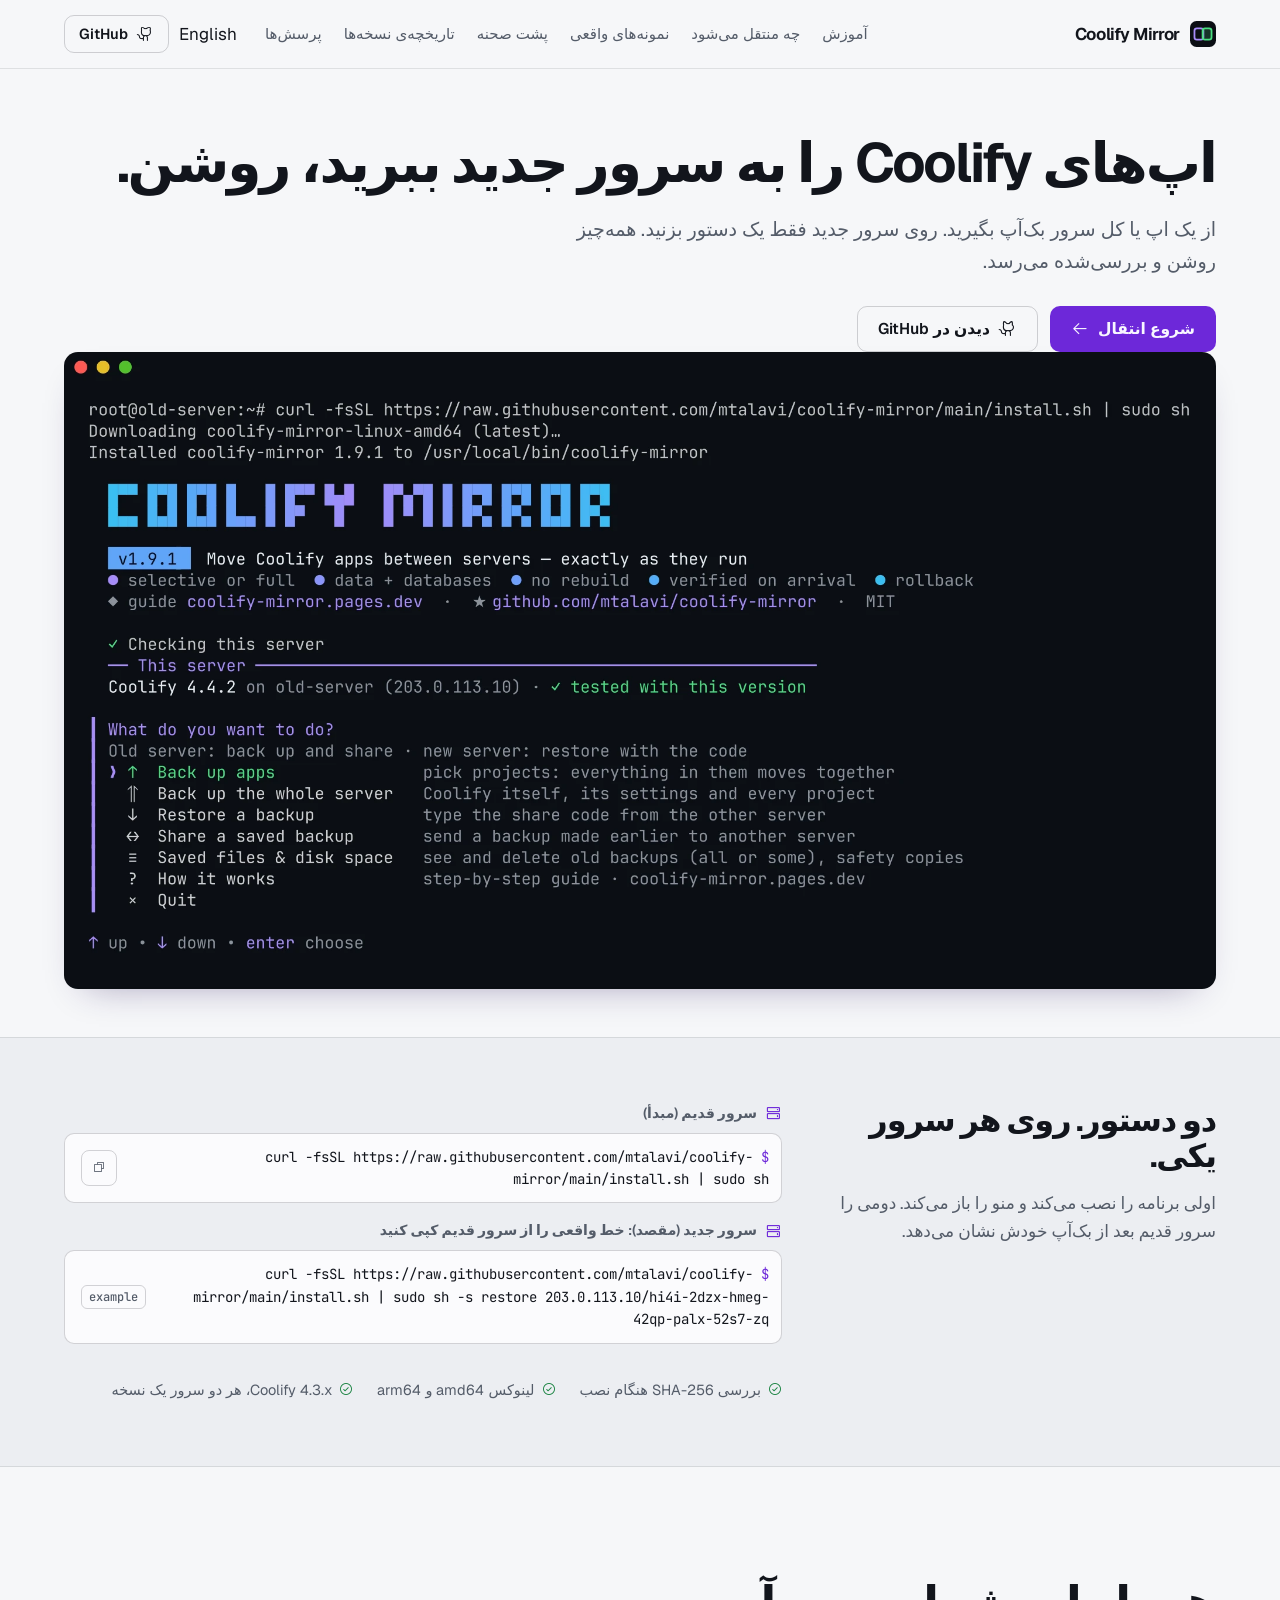
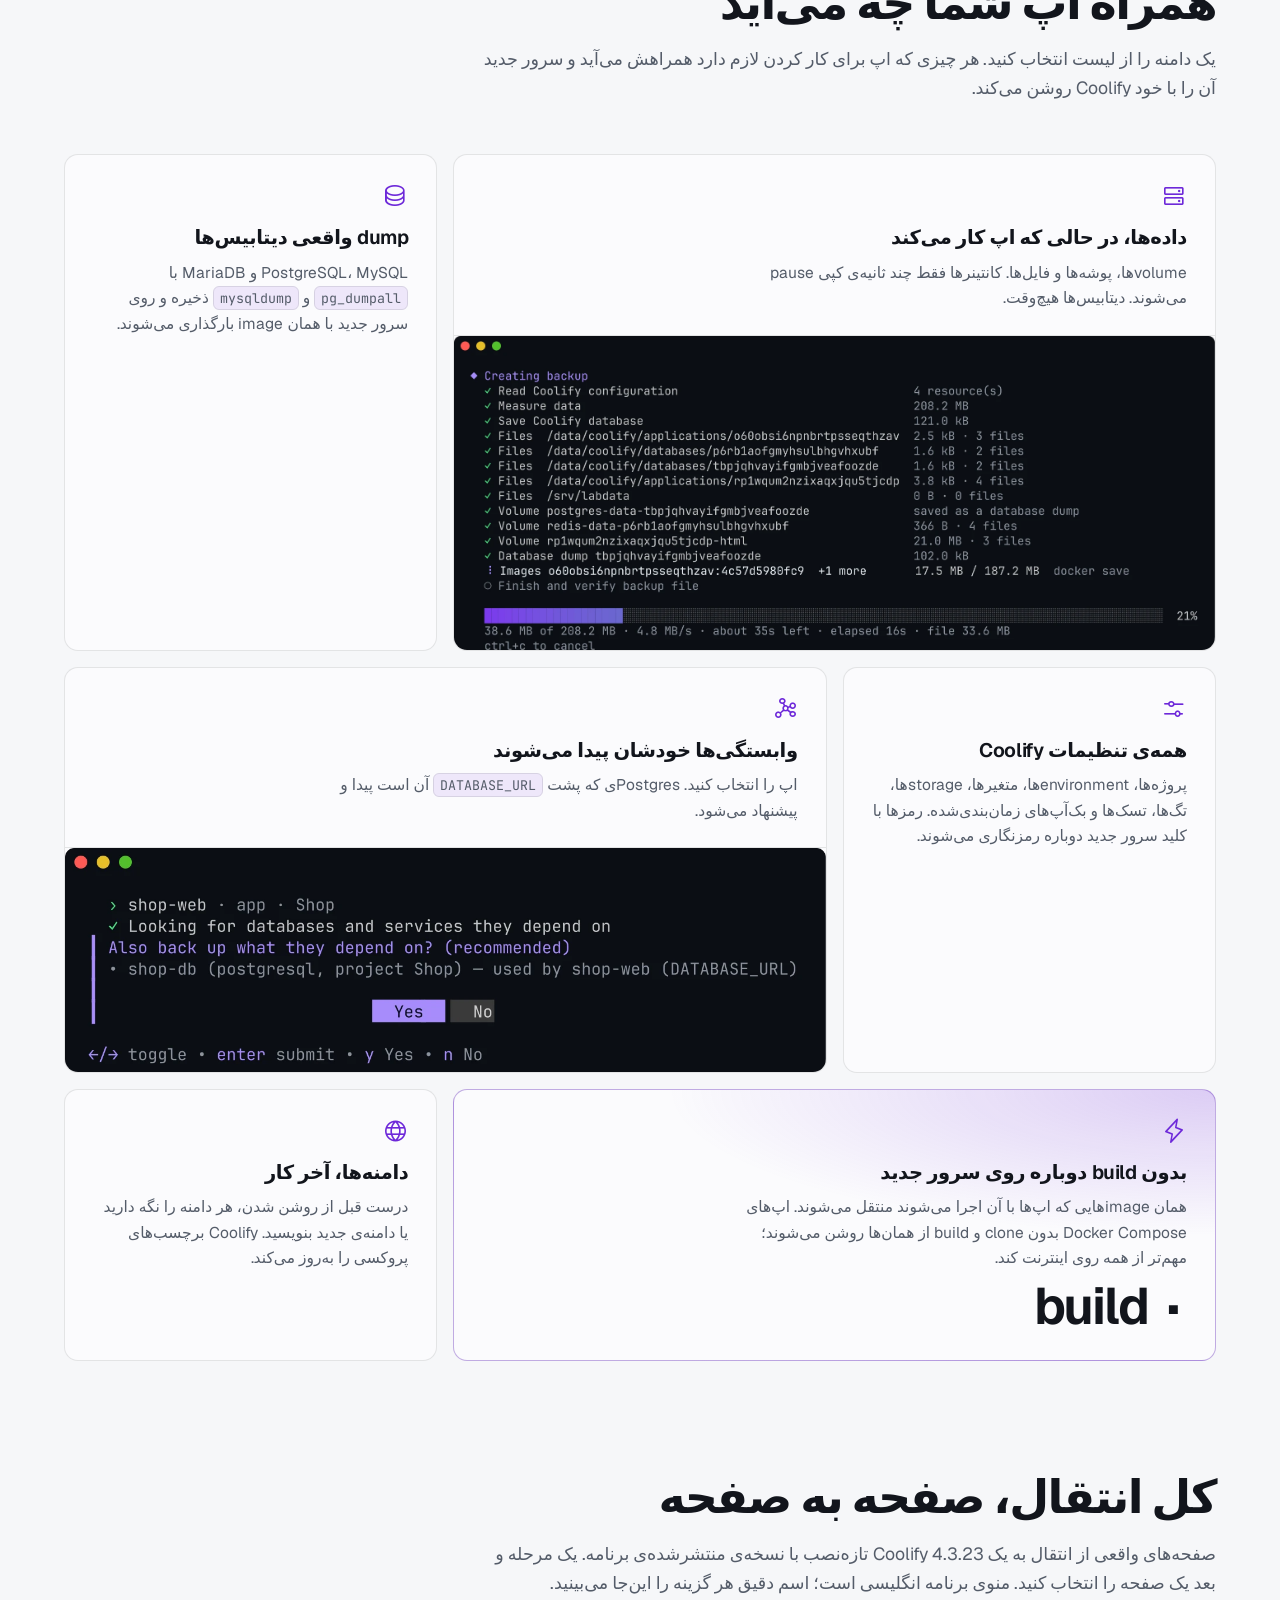
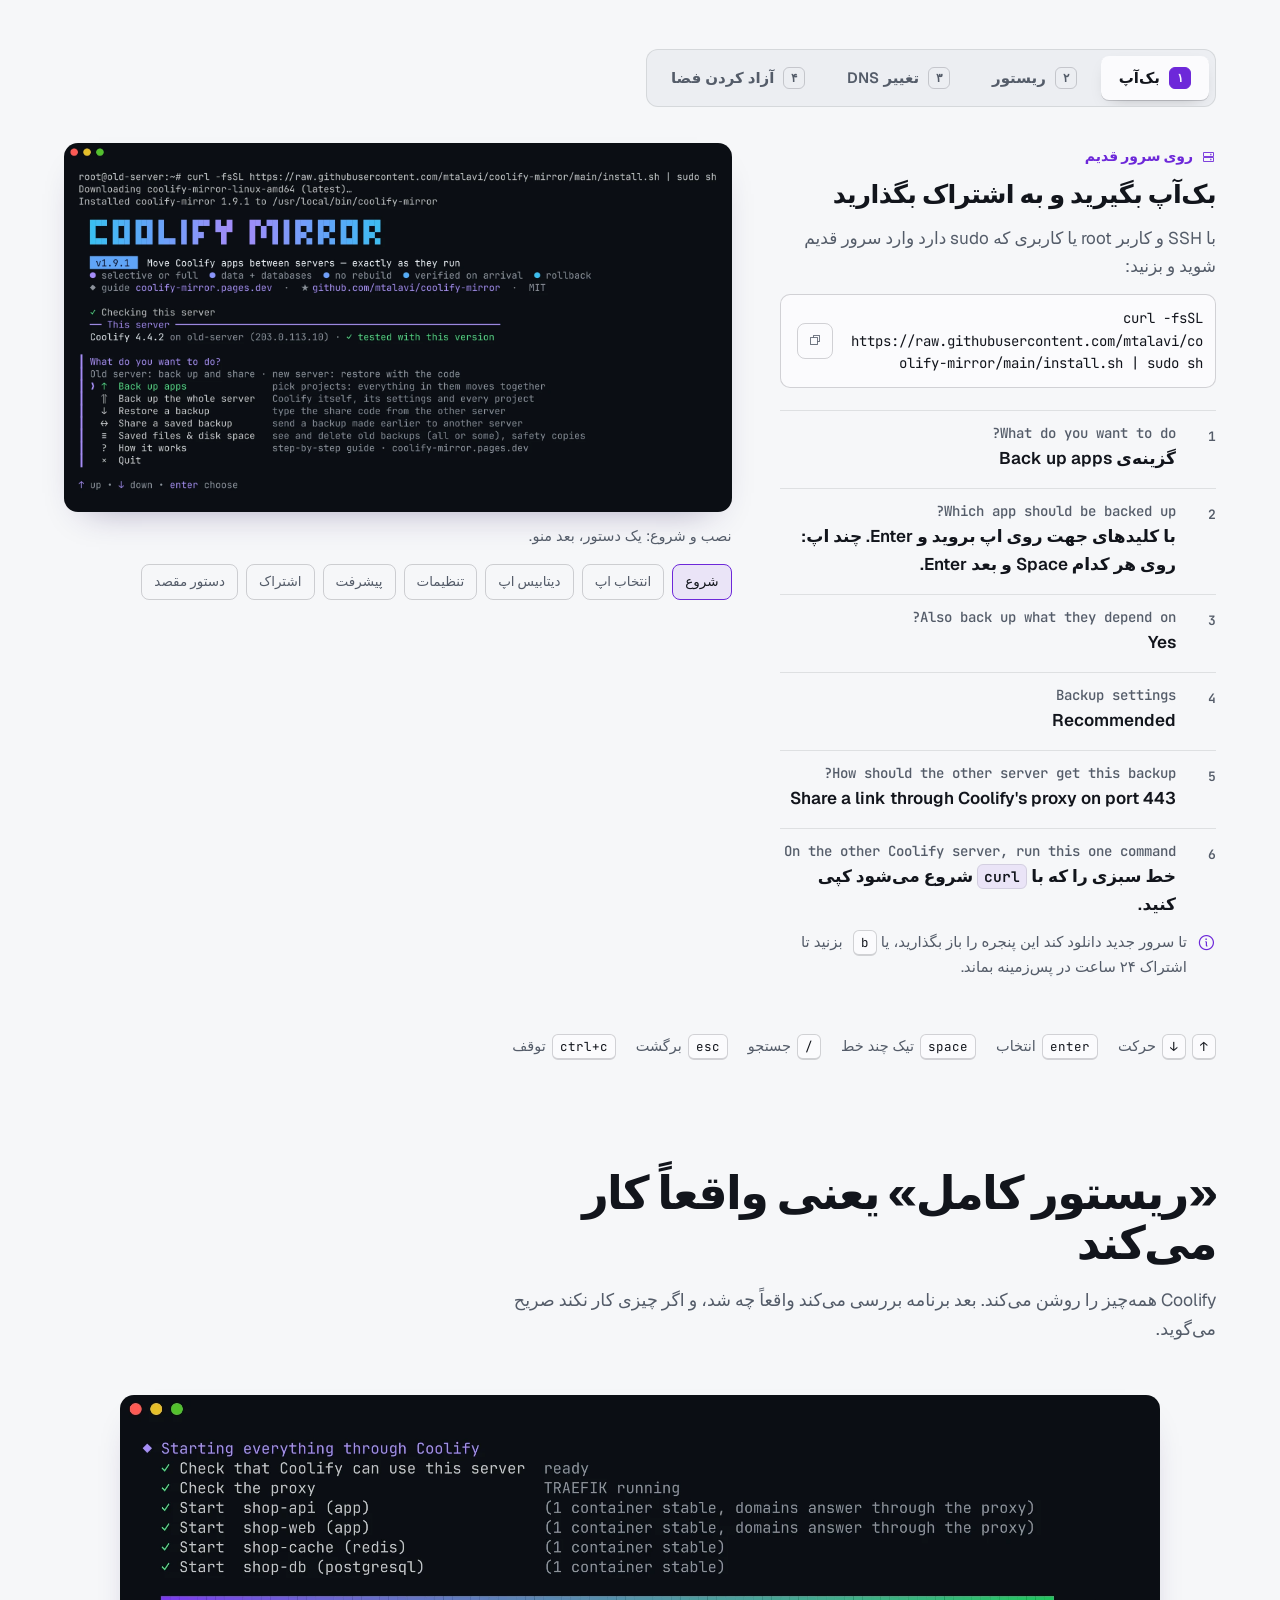
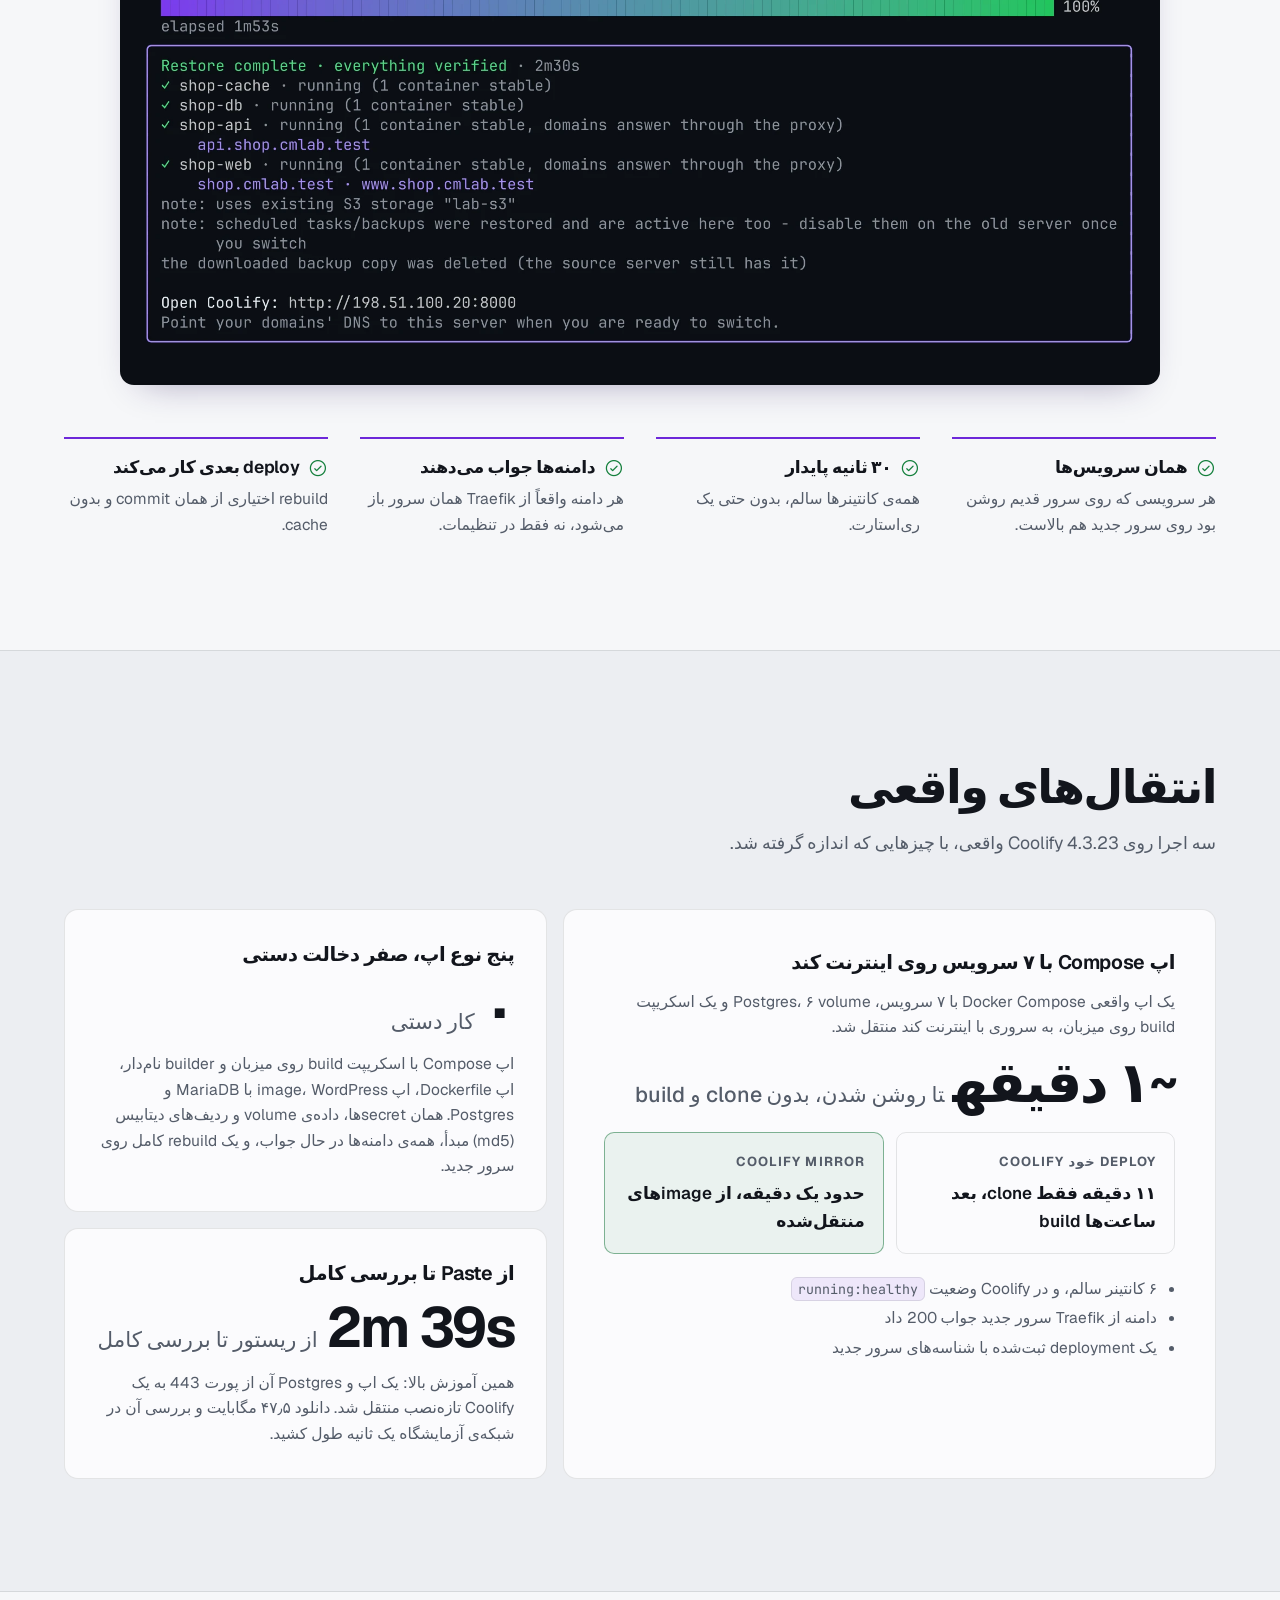
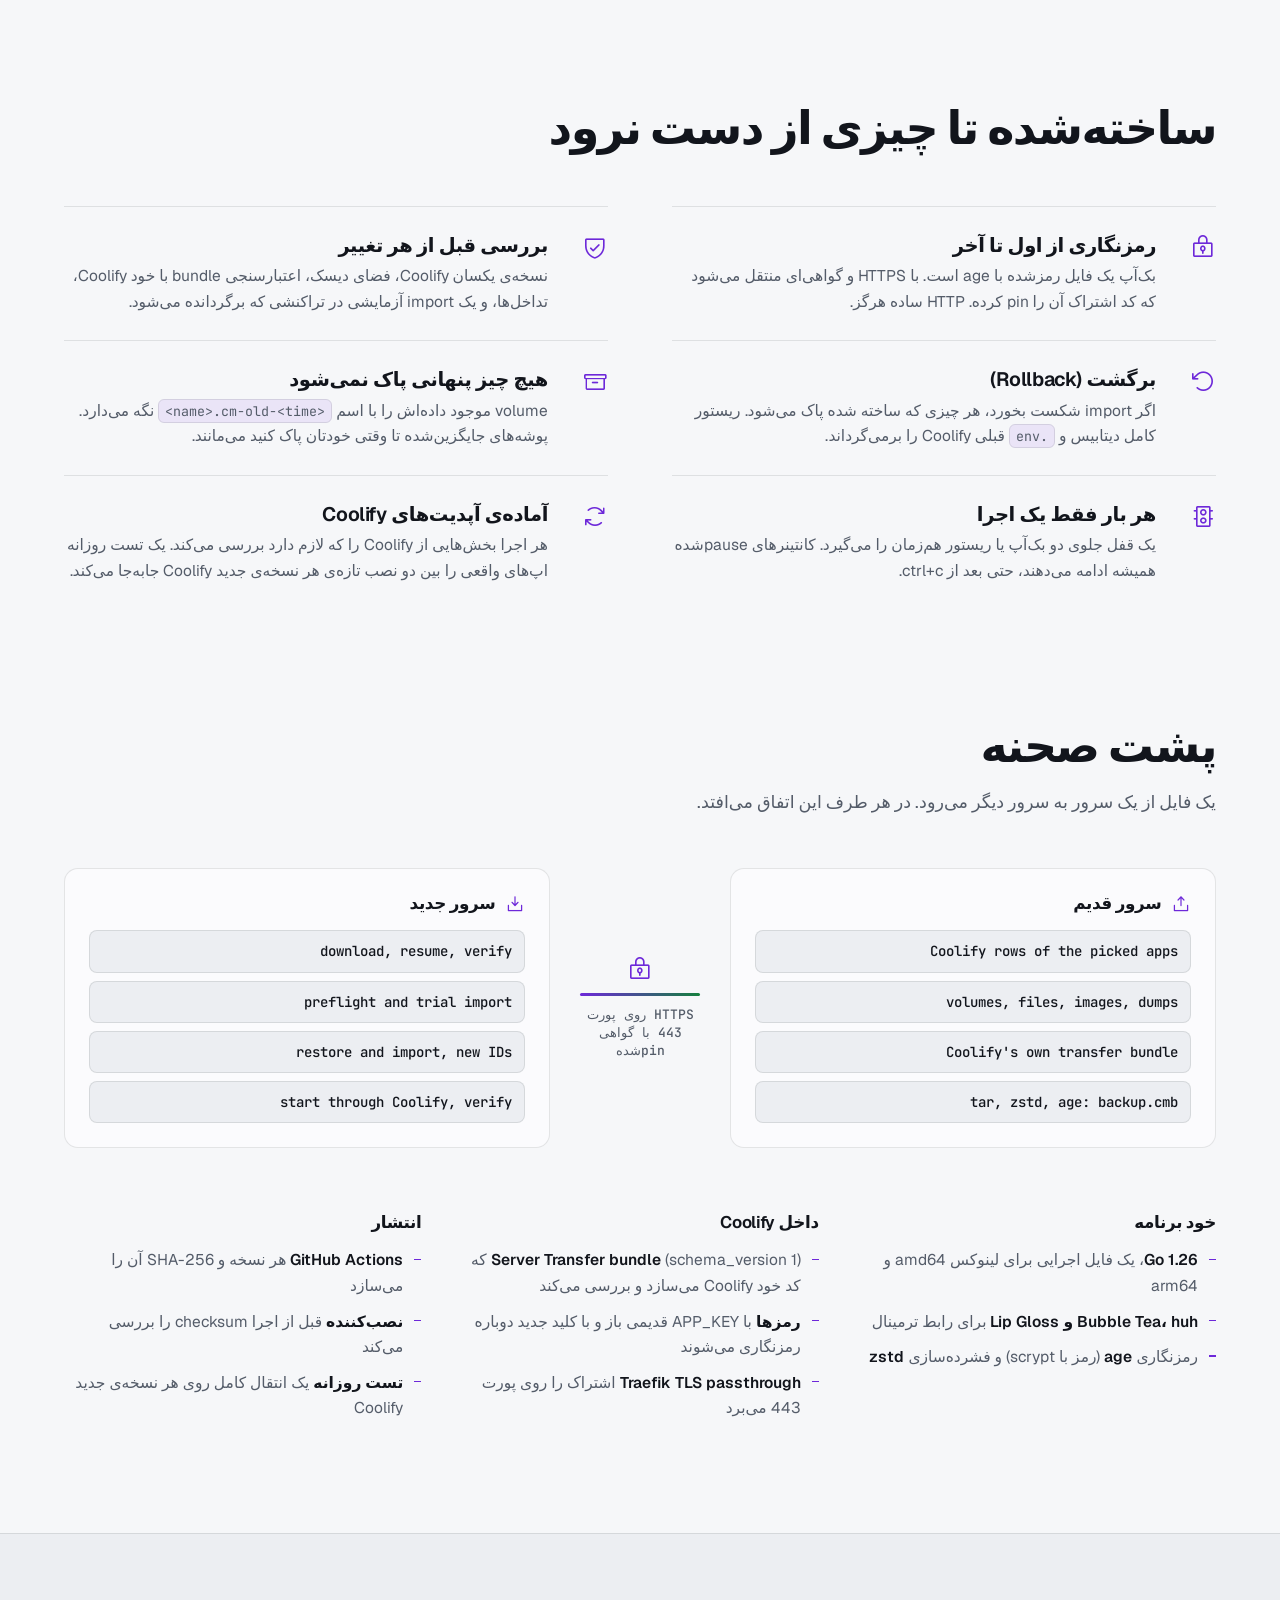
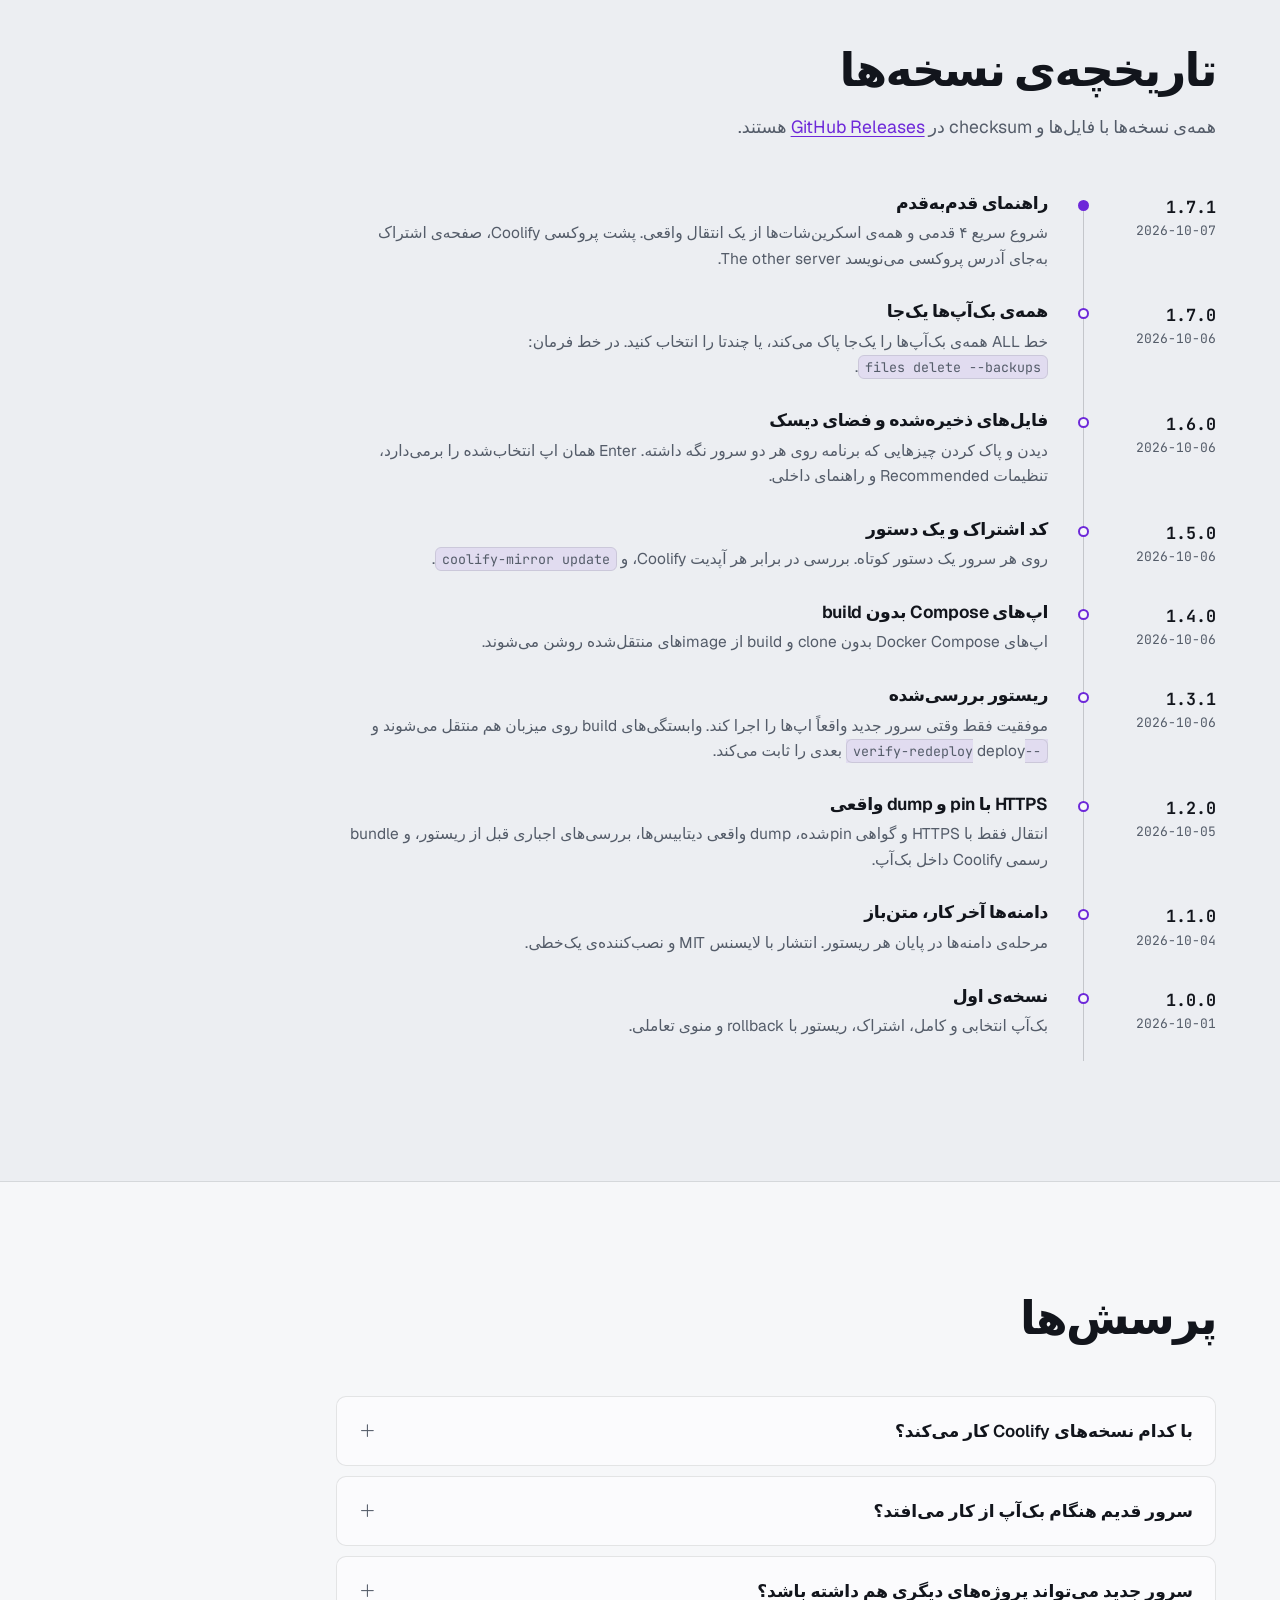
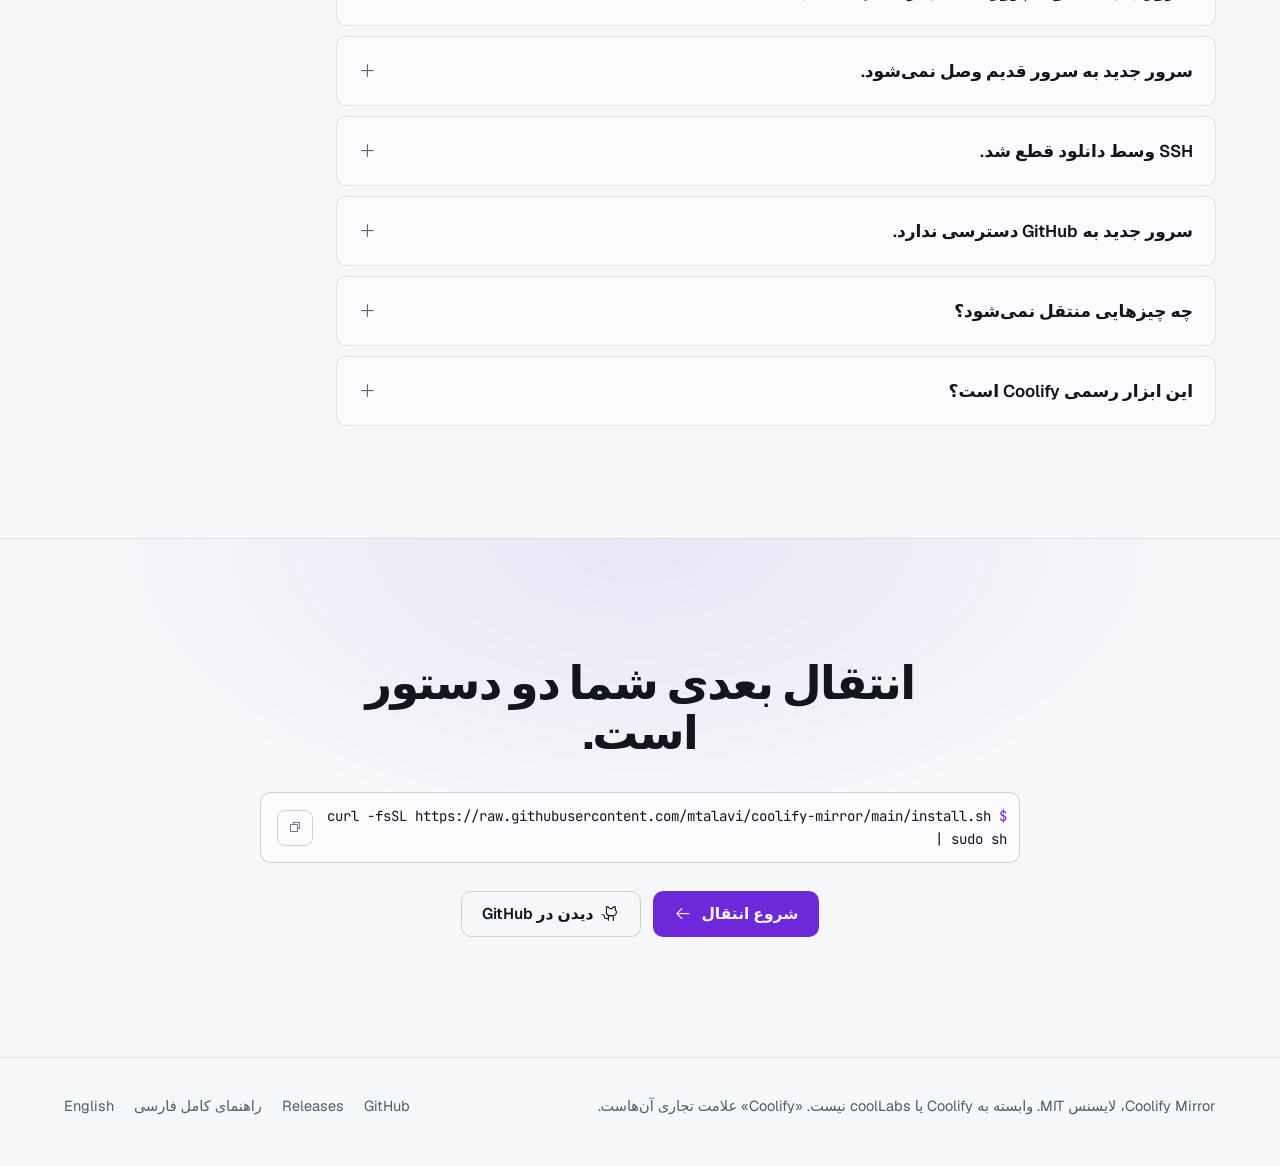
<file: site/fa/index.html>
<!doctype html>
<html lang="fa" dir="rtl" class="no-js">
<head>
<meta charset="utf-8">
<meta name="viewport" content="width=device-width, initial-scale=1">
<title>Coolify Mirror: انتقال اپ‌های Coolify بین سرورها</title>
<meta name="description" content="از یک اپ یا کل سرور Coolify بک‌آپ بگیرید و با یک دستور روی سرور دیگر ریستور کنید. داده‌ها، دیتابیس‌ها، دامنه‌ها و imageها روشن و بررسی‌شده می‌رسند. متن‌باز، MIT.">
<link rel="canonical" href="https://coolify-mirror.pages.dev/fa/">
<link rel="alternate" hreflang="en" href="https://coolify-mirror.pages.dev/">
<link rel="alternate" hreflang="fa" href="https://coolify-mirror.pages.dev/fa/">
<meta property="og:type" content="website">
<meta property="og:locale" content="fa_IR">
<meta property="og:title" content="Coolify Mirror: انتقال اپ‌های Coolify بین سرورها">
<meta property="og:description" content="روی هر سرور یک دستور. داده‌ها، دیتابیس‌ها، دامنه‌ها و imageها روشن و بررسی‌شده می‌رسند.">
<meta property="og:url" content="https://coolify-mirror.pages.dev/fa/">
<meta property="og:image" content="https://coolify-mirror.pages.dev/assets/img/og.png">
<meta name="twitter:card" content="summary_large_image">
<meta name="theme-color" content="#0b0e14" media="(prefers-color-scheme: dark)">
<meta name="theme-color" content="#f6f7f9" media="(prefers-color-scheme: light)">
<link rel="icon" href="../assets/mark.svg" type="image/svg+xml">
<link rel="preload" href="../assets/fonts/vazirmatn-arabic-wght-normal.woff2" as="font" type="font/woff2" crossorigin>
<link rel="preload" href="../assets/img/01-menu.webp" as="image" type="image/webp">
<link rel="stylesheet" href="../assets/site.css">
<link rel="stylesheet" href="../assets/icons/phosphor.min.css">
<script defer src="../assets/site.js"></script>
</head>
<body>

<header class="nav">
  <div class="wrap">
    <a class="brand" href="#top" aria-label="Coolify Mirror، صفحه‌ی اول"><img src="../assets/mark.svg" alt="" width="26" height="26">Coolify Mirror</a>
    <nav class="nav-links" aria-label="بخش‌ها">
      <a href="#tutorial">آموزش</a>
      <a href="#what-moves">چه منتقل می‌شود</a>
      <a href="#case-studies">نمونه‌های واقعی</a>
      <a href="#stack">پشت صحنه</a>
      <a href="#changelog">تاریخچه‌ی نسخه‌ها</a>
      <a href="#faq">پرسش‌ها</a>
    </nav>
    <div class="nav-side">
      <a class="lang" href="../" hreflang="en" lang="en">English</a>
      <a class="btn btn-ghost btn-sm" href="https://github.com/mtalavi/coolify-mirror" aria-label="GitHub"><i class="ph ph-github-logo" aria-hidden="true"></i><span class="hide-sm">GitHub</span></a>
      <button class="icon-btn menu-btn" type="button" aria-label="منو" aria-expanded="false"><i class="ph ph-list" aria-hidden="true"></i></button>
    </div>
  </div>
</header>

<main id="top">

<section class="hero">
  <div class="wrap">
    <div>
      <h1 class="reveal">اپ‌های Coolify را به سرور جدید ببرید، روشن.</h1>
      <p class="lead reveal" style="--d:.08s">از یک اپ یا کل سرور بک‌آپ بگیرید. روی سرور جدید فقط یک دستور بزنید. همه‌چیز روشن و بررسی‌شده می‌رسد.</p>
      <div class="hero-cta reveal" style="--d:.16s">
        <a class="btn btn-primary" href="#tutorial">شروع انتقال<i class="ph ph-arrow-left" aria-hidden="true"></i></a>
        <a class="btn btn-ghost" href="https://github.com/mtalavi/coolify-mirror"><i class="ph ph-github-logo" aria-hidden="true"></i>دیدن در GitHub</a>
      </div>
    </div>
    <div class="hero-shot reveal" style="--d:.12s">
      <img class="shot" src="../assets/img/01-menu.webp" width="2024" height="1087" alt="ترمینال: نصب coolify-mirror با یک دستور و منوی اصلی آن روی سرور قدیم" fetchpriority="high">
    </div>
  </div>
</section>

<section class="band" id="install" aria-labelledby="install-h">
  <div class="wrap band-grid">
    <div class="reveal">
      <h2 id="install-h">دو دستور. روی هر سرور یکی.</h2>
      <p>اولی برنامه را نصب می‌کند و منو را باز می‌کند. دومی را سرور قدیم بعد از بک‌آپ خودش نشان می‌دهد.</p>
    </div>
    <div class="cmds reveal">
      <div>
        <div class="cmd-label"><i class="ph ph-hard-drives" aria-hidden="true"></i>سرور قدیم (مبدأ)</div>
        <div class="cmd">
          <code><span class="p">$ </span>curl -fsSL https://raw.githubusercontent.com/mtalavi/coolify-mirror/main/install.sh | sudo sh</code>
          <button class="copy" type="button" aria-label="کپی" data-label="کپی" data-copied="کپی شد" data-copy="curl -fsSL https://raw.githubusercontent.com/mtalavi/coolify-mirror/main/install.sh | sudo sh"><i class="ph ph-copy" aria-hidden="true"></i></button>
        </div>
      </div>
      <div>
        <div class="cmd-label"><i class="ph ph-hard-drives" aria-hidden="true"></i>سرور جدید (مقصد): خط واقعی را از سرور قدیم کپی کنید</div>
        <div class="cmd">
          <code><span class="p">$ </span>curl -fsSL https://raw.githubusercontent.com/mtalavi/coolify-mirror/main/install.sh | sudo sh -s restore 203.0.113.10/hi4i-2dzx-hmeg-42qp-palx-52s7-zq</code>
          <span class="tag">example</span>
        </div>
      </div>
      <div class="facts">
        <span><i class="ph ph-check-circle" aria-hidden="true"></i>بررسی SHA-256 هنگام نصب</span>
        <span><i class="ph ph-check-circle" aria-hidden="true"></i>لینوکس amd64 و arm64</span>
        <span><i class="ph ph-check-circle" aria-hidden="true"></i>Coolify 4.3.x، هر دو سرور یک نسخه</span>
      </div>
    </div>
  </div>
</section>

<section class="section" id="what-moves" aria-labelledby="moves-h">
  <div class="wrap">
    <div class="section-head reveal">
      <h2 id="moves-h">همراه اپ شما چه می‌آید</h2>
      <p>یک دامنه را از لیست انتخاب کنید. هر چیزی که اپ برای کار کردن لازم دارد همراهش می‌آید و سرور جدید آن را با خود Coolify روشن می‌کند.</p>
    </div>
    <div class="bento">
      <article class="cell span2 media reveal">
        <i class="ph ph-hard-drives ph-icon" aria-hidden="true"></i>
        <h3>داده‌ها، در حالی که اپ کار می‌کند</h3>
        <p>volumeها، پوشه‌ها و فایل‌ها. کانتینرها فقط چند ثانیه‌ی کپی pause می‌شوند. دیتابیس‌ها هیچ‌وقت.</p>
        <figure><img src="../assets/img/05-progress.webp" width="1990" height="760" alt="پیشرفت بک‌آپ: فایل‌ها، volumeها، dump دیتابیس و image با حجم و سرعت" loading="lazy"></figure>
      </article>
      <article class="cell reveal">
        <i class="ph ph-database ph-icon" aria-hidden="true"></i>
        <h3>dump واقعی دیتابیس‌ها</h3>
        <p>PostgreSQL، MySQL و MariaDB با <code>pg_dumpall</code> و <code>mysqldump</code> ذخیره و روی سرور جدید با همان image بارگذاری می‌شوند.</p>
      </article>
      <article class="cell reveal">
        <i class="ph ph-sliders-horizontal ph-icon" aria-hidden="true"></i>
        <h3>همه‌ی تنظیمات Coolify</h3>
        <p>پروژه‌ها، environmentها، متغیرها، storageها، تگ‌ها، تسک‌ها و بک‌آپ‌های زمان‌بندی‌شده. رمزها با کلید سرور جدید دوباره رمزنگاری می‌شوند.</p>
      </article>
      <article class="cell span2 media reveal">
        <i class="ph ph-graph ph-icon" aria-hidden="true"></i>
        <h3>وابستگی‌ها خودشان پیدا می‌شوند</h3>
        <p>اپ را انتخاب کنید. Postgresی که پشت <code>DATABASE_URL</code> آن است پیدا و پیشنهاد می‌شود.</p>
        <figure><img src="../assets/img/03-deps.webp" width="1390" height="469" alt="سؤال برداشتن وابستگی‌ها: shop-db که shop-web از طریق DATABASE_URL استفاده می‌کند" loading="lazy"></figure>
      </article>
      <article class="cell span2 tint reveal">
        <i class="ph ph-lightning ph-icon" aria-hidden="true"></i>
        <h3>بدون build دوباره روی سرور جدید</h3>
        <p>همان imageهایی که اپ‌ها با آن اجرا می‌شوند منتقل می‌شوند. اپ‌های Docker Compose بدون clone و build از همان‌ها روشن می‌شوند؛ مهم‌تر از همه روی اینترنت کند.</p>
        <div class="big">۰ build</div>
      </article>
      <article class="cell reveal">
        <i class="ph ph-globe ph-icon" aria-hidden="true"></i>
        <h3>دامنه‌ها، آخر کار</h3>
        <p>درست قبل از روشن شدن، هر دامنه را نگه دارید یا دامنه‌ی جدید بنویسید. Coolify برچسب‌های پروکسی را به‌روز می‌کند.</p>
      </article>
    </div>
  </div>
</section>

<section class="section" id="tutorial" aria-labelledby="tut-h" style="padding-top:0">
  <div class="wrap">
    <div class="section-head reveal">
      <h2 id="tut-h">کل انتقال، صفحه به صفحه</h2>
      <p>صفحه‌های واقعی از انتقال به یک Coolify 4.3.23 تازه‌نصب با نسخه‌ی منتشرشده‌ی برنامه. یک مرحله و بعد یک صفحه را انتخاب کنید. منوی برنامه انگلیسی است؛ اسم دقیق هر گزینه را این‌جا می‌بینید.</p>
    </div>

    <div class="tabs reveal" role="tablist" aria-label="مراحل انتقال">
      <button class="tab" role="tab" id="step-backup" aria-controls="panel-backup" aria-selected="true"><span class="n">۱</span>بک‌آپ</button>
      <button class="tab" role="tab" id="step-restore" aria-controls="panel-restore" aria-selected="false" tabindex="-1"><span class="n">۲</span>ریستور</button>
      <button class="tab" role="tab" id="step-switch" aria-controls="panel-switch" aria-selected="false" tabindex="-1"><span class="n">۳</span>تغییر DNS</button>
      <button class="tab" role="tab" id="step-clean" aria-controls="panel-clean" aria-selected="false" tabindex="-1"><span class="n">۴</span>آزاد کردن فضا</button>
    </div>

    <div class="panel" role="tabpanel" id="panel-backup" aria-labelledby="step-backup">
      <div>
        <div class="where"><i class="ph ph-hard-drives" aria-hidden="true"></i>روی سرور قدیم</div>
        <h3>بک‌آپ بگیرید و به اشتراک بگذارید</h3>
        <p>با SSH و کاربر root یا کاربری که sudo دارد وارد سرور قدیم شوید و بزنید:</p>
        <div class="cmd">
          <code>curl -fsSL https://raw.githubusercontent.com/mtalavi/coolify-mirror/main/install.sh | sudo sh</code>
          <button class="copy" type="button" aria-label="کپی" data-label="کپی" data-copied="کپی شد" data-copy="curl -fsSL https://raw.githubusercontent.com/mtalavi/coolify-mirror/main/install.sh | sudo sh"><i class="ph ph-copy" aria-hidden="true"></i></button>
        </div>
        <ol class="screens">
          <li><div><span class="q">What do you want to do?</span><span class="a">گزینه‌ی Back up apps</span></div></li>
          <li><div><span class="q">Which app should be backed up?</span><span class="a">با کلیدهای جهت روی اپ بروید و Enter. چند اپ: روی هر کدام Space و بعد Enter.</span></div></li>
          <li><div><span class="q">Also back up what they depend on?</span><span class="a">Yes</span></div></li>
          <li><div><span class="q">Backup settings</span><span class="a">Recommended</span></div></li>
          <li><div><span class="q">How should the other server get this backup?</span><span class="a">Share a link through Coolify's proxy on port 443</span></div></li>
          <li><div><span class="q">On the other Coolify server, run this one command</span><span class="a">خط سبزی را که با <code>curl</code> شروع می‌شود کپی کنید.</span></div></li>
        </ol>
        <p class="note"><i class="ph ph-info" aria-hidden="true"></i><span>تا سرور جدید دانلود کند این پنجره را باز بگذارید، یا <kbd>b</kbd> بزنید تا اشتراک ۲۴ ساعت در پس‌زمینه بماند.</span></p>
      </div>
      <div class="gallery">
        <figure>
          <img class="shot main" src="../assets/img/01-menu.webp" width="2024" height="1087" alt="نصب و منوی اصلی" loading="lazy">
          <figcaption>نصب و شروع: یک دستور، بعد منو.</figcaption>
        </figure>
        <div class="thumbs" aria-label="صفحه‌های این مرحله">
          <button class="thumb" type="button" aria-pressed="true" data-src="../assets/img/01-menu.webp" data-w="2024" data-h="1087" data-alt="نصب و منوی اصلی" data-cap="نصب و شروع: یک دستور، بعد منو.">شروع</button>
          <button class="thumb" type="button" aria-pressed="false" data-src="../assets/img/02-select.webp" data-w="1807" data-h="614" data-alt="لیست اپ‌ها با دامنه، نوع، پروژه و وضعیت" data-cap="انتخاب اپ: روی آن بروید و Enter بزنید.">انتخاب اپ</button>
          <button class="thumb" type="button" aria-pressed="false" data-src="../assets/img/03-deps.webp" data-w="1390" data-h="469" data-alt="سؤال وابستگی برای shop-db" data-cap="دیتابیس اپ خودش پیدا می‌شود. Yes بزنید.">دیتابیس اپ</button>
          <button class="thumb" type="button" aria-pressed="false" data-src="../assets/img/04-options.webp" data-w="1824" data-h="469" data-alt="تنظیمات بک‌آپ با گزینه‌ی Recommended" data-cap="Recommended: pause کوتاه، imageهای اپ داخل بک‌آپ.">تنظیمات</button>
          <button class="thumb" type="button" aria-pressed="false" data-src="../assets/img/05-progress.webp" data-w="1990" data-h="760" data-alt="پیشرفت بک‌آپ" data-cap="هر مرحله با حجم، سرعت و زمان باقی‌مانده.">پیشرفت</button>
          <button class="thumb" type="button" aria-pressed="false" data-src="../assets/img/06-done.webp" data-w="1924" data-h="1197" data-alt="پایان بک‌آپ و سؤال اشتراک" data-cap="بک‌آپ تمام شد. اشتراک از پورت 443.">اشتراک</button>
          <button class="thumb" type="button" aria-pressed="false" data-src="../assets/img/07-share.webp" data-w="2024" data-h="833" data-alt="دستور و کد اشتراک برای سرور جدید" data-cap="خط سبز را برای سرور جدید کپی کنید.">دستور مقصد</button>
        </div>
      </div>
    </div>

    <div class="panel" role="tabpanel" id="panel-restore" aria-labelledby="step-restore" hidden>
      <div>
        <div class="where"><i class="ph ph-hard-drives" aria-hidden="true"></i>روی سرور جدید</div>
        <h3>خط را Paste کنید و Yes بزنید</h3>
        <p>با SSH وارد سرور جدید شوید و خطی را که کپی کردید Paste کنید. شبیه این است:</p>
        <div class="cmd">
          <code>curl -fsSL https://raw.githubusercontent.com/mtalavi/coolify-mirror/main/install.sh | sudo sh -s restore 203.0.113.10/hi4i-2dzx-hmeg-42qp-palx-52s7-zq</code>
          <span class="tag">example</span>
        </div>
        <ol class="screens">
          <li><div><span class="q">Getting the backup</span><span class="a">نصب، دانلود و بررسی همه‌ی داده‌ها. هنوز هیچ تغییری نمی‌کند.</span></div></li>
          <li><div><span class="q">Restore these resources into this Coolify?</span><span class="a">فهرست را بخوانید و Yes بزنید.</span></div></li>
          <li><div><span class="q">Domains</span><span class="a">Enter یعنی همان دامنه بماند؛ یا دامنه‌ی جدید را بنویسید.</span></div></li>
          <li><div><span class="q">Rebuild N application(s) once now?</span><span class="a">Yes ثابت می‌کند deployهای بعدی هم کار می‌کنند. اینترنت کند: No.</span></div></li>
          <li><div><span class="q">Restore complete · everything verified</span><span class="a">تمام. Coolify جدید را باز کنید.</span></div></li>
        </ol>
        <p class="note"><i class="ph ph-info" aria-hidden="true"></i><span>سؤال rebuild فقط برای اپ‌هایی می‌آید که Coolify از Git می‌سازد. اگر برنامه روی این سرور نصب است: <code>sudo coolify-mirror</code> و بعد Restore a backup.</span></p>
      </div>
      <div class="gallery">
        <figure>
          <img class="shot main" src="../assets/img/08-paste.webp" width="2024" height="1197" alt="دستور Paste‌شده که برنامه را نصب و بک‌آپ را بررسی می‌کند" loading="lazy">
          <figcaption>Paste: نصب، دانلود و بررسی، قبل از هر تغییری.</figcaption>
        </figure>
        <div class="thumbs" aria-label="صفحه‌های این مرحله">
          <button class="thumb" type="button" aria-pressed="true" data-src="../assets/img/08-paste.webp" data-w="2024" data-h="1197" data-alt="دستور Paste‌شده که برنامه را نصب و بک‌آپ را بررسی می‌کند" data-cap="Paste: نصب، دانلود و بررسی، قبل از هر تغییری.">Paste</button>
          <button class="thumb" type="button" aria-pressed="false" data-src="../assets/img/10-confirm.webp" data-w="1924" data-h="614" data-alt="سؤال Restore these resources into this Coolify" data-cap="اول یک import آزمایشی اجرا می‌شود، بعد می‌پرسد.">تأیید</button>
          <button class="thumb" type="button" aria-pressed="false" data-src="../assets/img/12-domains.webp" data-w="1990" data-h="1087" data-alt="پیشرفت ریستور و مرحله‌ی دامنه‌ها" data-cap="فایل‌ها، volumeها، imageها، dumpها و بعد دامنه‌ها.">دامنه‌ها</button>
          <button class="thumb" type="button" aria-pressed="false" data-src="../assets/img/13-complete.webp" data-w="2007" data-h="905" data-alt="ریستور کامل و همه‌چیز بررسی‌شده" data-cap="روشن‌شده با Coolify، بررسی‌شده واقعی.">بررسی‌شده</button>
        </div>
      </div>
    </div>

    <div class="panel" role="tabpanel" id="panel-switch" aria-labelledby="step-switch" hidden>
      <div>
        <div class="where"><i class="ph ph-globe" aria-hidden="true"></i>DNS و سرور قدیم</div>
        <h3>دامنه‌ها را به سرور جدید ببرید</h3>
        <ol class="screens">
          <li><div><span class="q">Open Coolify: http://&lt;new-server&gt;:8000</span><span class="a">اپ‌ها را در Coolify جدید چک کنید. آدرسش آخر کار نوشته می‌شود.</span></div></li>
          <li><div><span class="q">DNS</span><span class="a">رکورد A هر دامنه را به IP سرور جدید تغییر دهید.</span></div></li>
          <li><div><span class="q">سرور قدیم</span><span class="a">اپ‌های منتقل‌شده را خاموش و تسک‌ها و بک‌آپ‌های زمان‌بندی‌شده‌شان را غیرفعال کنید.</span></div></li>
        </ol>
        <p class="note"><i class="ph ph-info" aria-hidden="true"></i><span>کل انتقال به‌صورت راهنما داخل منو هم هست: <code>sudo coolify-mirror</code> و بعد How it works.</span></p>
      </div>
      <div class="gallery">
        <figure>
          <img class="shot main" src="../assets/img/15-guide.webp" width="1857" height="1269" alt="راهنمای داخلی How a move works" loading="lazy">
          <figcaption>راهنمای داخلی برنامه، از بک‌آپ تا آزاد کردن فضا.</figcaption>
        </figure>
      </div>
    </div>

    <div class="panel" role="tabpanel" id="panel-clean" aria-labelledby="step-clean" hidden>
      <div>
        <div class="where"><i class="ph ph-broom" aria-hidden="true"></i>روی هر دو سرور</div>
        <h3>بک‌آپ‌هایی را که لازم ندارید پاک کنید</h3>
        <div class="cmd">
          <code>sudo coolify-mirror</code>
          <button class="copy" type="button" aria-label="کپی" data-label="کپی" data-copied="کپی شد" data-copy="sudo coolify-mirror"><i class="ph ph-copy" aria-hidden="true"></i></button>
        </div>
        <ol class="screens">
          <li><div><span class="q">What do you want to do?</span><span class="a">گزینه‌ی Saved files &amp; disk space</span></div></li>
          <li><div><span class="q">What do you want to clean up?</span><span class="a">All backups</span></div></li>
          <li><div><span class="q">Which backups should be deleted?</span><span class="a">خط اول ALL همه را برمی‌دارد. یا روی یکی Enter، یا روی چندتا Space.</span></div></li>
          <li><div><span class="q">Delete N backup(s) and free X?</span><span class="a">Yes. پیش‌فرض No است.</span></div></li>
        </ol>
        <p class="note"><i class="ph ph-info" aria-hidden="true"></i><span>روی سرور جدید، وقتی مطمئن شدید همه‌چیز کار می‌کند، نسخه‌های ایمنی را هم از Everything kept here پاک کنید. بدون منو: <code>sudo coolify-mirror files delete --backups</code></span></p>
      </div>
      <div class="gallery">
        <figure>
          <img class="shot main" src="../assets/img/14-files.webp" width="1640" height="651" alt="خلاصه‌ی فایل‌های ذخیره‌شده و سؤال پاک‌سازی" loading="lazy">
          <figcaption>چیزهایی که برنامه این‌جا نگه داشته و فضای آزاد دیسک.</figcaption>
        </figure>
        <div class="thumbs" aria-label="صفحه‌های این مرحله">
          <button class="thumb" type="button" aria-pressed="true" data-src="../assets/img/14-files.webp" data-w="1640" data-h="651" data-alt="خلاصه‌ی فایل‌های ذخیره‌شده و سؤال پاک‌سازی" data-cap="چیزهایی که برنامه این‌جا نگه داشته و فضای آزاد دیسک.">خلاصه</button>
          <button class="thumb" type="button" aria-pressed="false" data-src="../assets/img/16-all-backups.webp" data-w="1957" data-h="469" data-alt="لیست All backups با خط ALL" data-cap="ALL همه‌ی بک‌آپ‌ها را یک‌جا برمی‌دارد.">All backups</button>
          <button class="thumb" type="button" aria-pressed="false" data-src="../assets/img/17-delete.webp" data-w="1190" data-h="506" data-alt="تأیید حذف ۳ بک‌آپ" data-cap="فهرست چیزهایی که پاک می‌شود. پیش‌فرض No.">تأیید</button>
          <button class="thumb" type="button" aria-pressed="false" data-src="../assets/img/18-freed.webp" data-w="1174" data-h="396" data-alt="81.3 MB آزاد شد" data-cap="فضای آزادشده و فضای آزاد جدید دیسک.">آزاد شد</button>
        </div>
      </div>
    </div>

    <div class="keys reveal" aria-label="کلیدها">
      <span><kbd>↑</kbd><kbd>↓</kbd>حرکت</span>
      <span><kbd>enter</kbd>انتخاب</span>
      <span><kbd>space</kbd>تیک چند خط</span>
      <span><kbd>/</kbd>جستجو</span>
      <span><kbd>esc</kbd>برگشت</span>
      <span><kbd>ctrl+c</kbd>توقف</span>
    </div>
  </div>
</section>

<section class="section" id="verified" aria-labelledby="ver-h" style="padding-top:0">
  <div class="wrap">
    <div class="section-head reveal">
      <h2 id="ver-h">«ریستور کامل» یعنی واقعاً کار می‌کند</h2>
      <p>Coolify همه‌چیز را روشن می‌کند. بعد برنامه بررسی می‌کند واقعاً چه شد، و اگر چیزی کار نکند صریح می‌گوید.</p>
    </div>
    <figure class="proof-shot reveal" style="margin-inline:auto">
      <img class="shot" src="../assets/img/13-complete.webp" width="2007" height="905" alt="ریستور کامل و بررسی‌شده: shop-db و shop-web روشن و دامنه‌ها از پروکسی جواب می‌دهند" loading="lazy">
    </figure>
    <div class="checks">
      <div class="reveal"><h3><i class="ph ph-check-circle" aria-hidden="true"></i>همان سرویس‌ها</h3><p>هر سرویسی که روی سرور قدیم روشن بود روی سرور جدید هم بالاست.</p></div>
      <div class="reveal"><h3><i class="ph ph-check-circle" aria-hidden="true"></i>۳۰ ثانیه پایدار</h3><p>همه‌ی کانتینرها سالم، بدون حتی یک ری‌استارت.</p></div>
      <div class="reveal"><h3><i class="ph ph-check-circle" aria-hidden="true"></i>دامنه‌ها جواب می‌دهند</h3><p>هر دامنه واقعاً از Traefik همان سرور باز می‌شود، نه فقط در تنظیمات.</p></div>
      <div class="reveal"><h3><i class="ph ph-check-circle" aria-hidden="true"></i>deploy بعدی کار می‌کند</h3><p>rebuild اختیاری از همان commit و بدون cache.</p></div>
    </div>
  </div>
</section>

<section class="section" id="case-studies" aria-labelledby="cases-h" style="background:var(--bg-2);border-block:1px solid var(--line)">
  <div class="wrap">
    <div class="section-head reveal">
      <h2 id="cases-h">انتقال‌های واقعی</h2>
      <p>سه اجرا روی Coolify 4.3.23 واقعی، با چیزهایی که اندازه گرفته شد.</p>
    </div>
    <div class="cases">
      <article class="case lead-case reveal">
        <h3>اپ Compose با ۷ سرویس روی اینترنت کند</h3>
        <p>یک اپ واقعی Docker Compose با ۷ سرویس، Postgres، ۶ volume و یک اسکریپت build روی میزبان، به سروری با اینترنت کند منتقل شد.</p>
        <div class="metric">~۱ دقیقه<small>تا روشن شدن، بدون clone و build</small></div>
        <div class="compare">
          <div><b>deploy خود Coolify</b><span>۱۱ دقیقه فقط clone، بعد ساعت‌ها build</span></div>
          <div class="after"><b>Coolify Mirror</b><span>حدود یک دقیقه، از imageهای منتقل‌شده</span></div>
        </div>
        <ul>
          <li>۶ کانتینر سالم، و در Coolify وضعیت <code>running:healthy</code></li>
          <li>دامنه از Traefik سرور جدید جواب 200 داد</li>
          <li>یک deployment ثبت‌شده با شناسه‌های سرور جدید</li>
        </ul>
      </article>
      <article class="case reveal">
        <h3>پنج نوع اپ، صفر دخالت دستی</h3>
        <div class="metric">۰<small>کار دستی</small></div>
        <p>اپ Compose با اسکریپت build روی میزبان و builder نام‌دار، اپ Dockerfile، اپ image، WordPress با MariaDB و Postgres. همان secretها، داده‌ی volume و ردیف‌های دیتابیس (md5) مبدأ، همه‌ی دامنه‌ها در حال جواب، و یک rebuild کامل روی سرور جدید.</p>
      </article>
      <article class="case reveal">
        <h3>از Paste تا بررسی کامل</h3>
        <div class="metric">2m 39s<small>از ریستور تا بررسی کامل</small></div>
        <p>همین آموزش بالا: یک اپ و Postgres آن از پورت 443 به یک Coolify تازه‌نصب منتقل شد. دانلود ۴۷٫۵ مگابایت و بررسی آن در شبکه‌ی آزمایشگاه یک ثانیه طول کشید.</p>
      </article>
    </div>
  </div>
</section>

<section class="section" id="safety" aria-labelledby="safe-h">
  <div class="wrap">
    <div class="section-head reveal">
      <h2 id="safe-h">ساخته‌شده تا چیزی از دست نرود</h2>
    </div>
    <div class="safety">
      <div class="reveal"><i class="ph ph-lock-key" aria-hidden="true"></i><h3>رمزنگاری از اول تا آخر</h3><p>بک‌آپ یک فایل رمزشده با age است. با HTTPS و گواهی‌ای منتقل می‌شود که کد اشتراک آن را pin کرده. HTTP ساده هرگز.</p></div>
      <div class="reveal"><i class="ph ph-shield-check" aria-hidden="true"></i><h3>بررسی قبل از هر تغییر</h3><p>نسخه‌ی یکسان Coolify، فضای دیسک، اعتبارسنجی bundle با خود Coolify، تداخل‌ها، و یک import آزمایشی در تراکنشی که برگردانده می‌شود.</p></div>
      <div class="reveal"><i class="ph ph-arrow-counter-clockwise" aria-hidden="true"></i><h3>برگشت (Rollback)</h3><p>اگر import شکست بخورد، هر چیزی که ساخته شده پاک می‌شود. ریستور کامل دیتابیس و <code>.env</code> قبلی Coolify را برمی‌گرداند.</p></div>
      <div class="reveal"><i class="ph ph-archive" aria-hidden="true"></i><h3>هیچ چیز پنهانی پاک نمی‌شود</h3><p>volume موجود داده‌اش را با اسم <code>&lt;name&gt;.cm-old-&lt;time&gt;</code> نگه می‌دارد. پوشه‌های جایگزین‌شده تا وقتی خودتان پاک کنید می‌مانند.</p></div>
      <div class="reveal"><i class="ph ph-traffic-signal" aria-hidden="true"></i><h3>هر بار فقط یک اجرا</h3><p>یک قفل جلوی دو بک‌آپ یا ریستور هم‌زمان را می‌گیرد. کانتینرهای pause‌شده همیشه ادامه می‌دهند، حتی بعد از ctrl+c.</p></div>
      <div class="reveal"><i class="ph ph-arrows-clockwise" aria-hidden="true"></i><h3>آماده‌ی آپدیت‌های Coolify</h3><p>هر اجرا بخش‌هایی از Coolify را که لازم دارد بررسی می‌کند. یک تست روزانه اپ‌های واقعی را بین دو نصب تازه‌ی هر نسخه‌ی جدید Coolify جابه‌جا می‌کند.</p></div>
    </div>
  </div>
</section>

<section class="section" id="stack" aria-labelledby="stack-h" style="padding-top:0">
  <div class="wrap">
    <div class="section-head reveal">
      <h2 id="stack-h">پشت صحنه</h2>
      <p>یک فایل از یک سرور به سرور دیگر می‌رود. در هر طرف این اتفاق می‌افتد.</p>
    </div>
    <div class="flow reveal">
      <div class="flow-side">
        <h3><i class="ph ph-upload-simple" aria-hidden="true"></i>سرور قدیم</h3>
        <ol>
          <li>Coolify rows of the picked apps</li>
          <li>volumes, files, images, dumps</li>
          <li>Coolify's own transfer bundle</li>
          <li>tar, zstd, age: backup.cmb</li>
        </ol>
      </div>
      <div class="flow-mid">
        <i class="ph ph-lock-key" aria-hidden="true"></i>
        <div class="pipe"></div>
        <span>HTTPS روی پورت 443 با گواهی pin‌شده</span>
      </div>
      <div class="flow-side">
        <h3><i class="ph ph-download-simple" aria-hidden="true"></i>سرور جدید</h3>
        <ol>
          <li>download, resume, verify</li>
          <li>preflight and trial import</li>
          <li>restore and import, new IDs</li>
          <li>start through Coolify, verify</li>
        </ol>
      </div>
    </div>
    <div class="stack">
      <div class="reveal">
        <h3>خود برنامه</h3>
        <ul>
          <li><b>Go 1.26</b>، یک فایل اجرایی برای لینوکس amd64 و arm64</li>
          <li><b>Bubble Tea، huh و Lip Gloss</b> برای رابط ترمینال</li>
          <li>رمزنگاری <b>age</b> (رمز با scrypt) و فشرده‌سازی <b>zstd</b></li>
        </ul>
      </div>
      <div class="reveal">
        <h3>داخل Coolify</h3>
        <ul>
          <li><b>Server Transfer bundle</b> (schema_version 1) که کد خود Coolify می‌سازد و بررسی می‌کند</li>
          <li><b>رمزها</b> با APP_KEY قدیمی باز و با کلید جدید دوباره رمزنگاری می‌شوند</li>
          <li><b>Traefik TLS passthrough</b> اشتراک را روی پورت 443 می‌برد</li>
        </ul>
      </div>
      <div class="reveal">
        <h3>انتشار</h3>
        <ul>
          <li><b>GitHub Actions</b> هر نسخه و SHA-256 آن را می‌سازد</li>
          <li><b>نصب‌کننده</b> قبل از اجرا checksum را بررسی می‌کند</li>
          <li><b>تست روزانه</b> یک انتقال کامل روی هر نسخه‌ی جدید Coolify</li>
        </ul>
      </div>
    </div>
  </div>
</section>

<section class="section" id="changelog" aria-labelledby="log-h" style="background:var(--bg-2);border-block:1px solid var(--line)">
  <div class="wrap">
    <div class="section-head reveal">
      <h2 id="log-h">تاریخچه‌ی نسخه‌ها</h2>
      <p>همه‌ی نسخه‌ها با فایل‌ها و checksum در <a href="https://github.com/mtalavi/coolify-mirror/releases">GitHub Releases</a> هستند.</p>
    </div>
    <div class="timeline">
      <div class="rel reveal"><div><span class="v">1.7.1</span><span class="d">2026-10-07</span></div><div><h3>راهنمای قدم‌به‌قدم</h3><p>شروع سریع ۴ قدمی و همه‌ی اسکرین‌شات‌ها از یک انتقال واقعی. پشت پروکسی Coolify، صفحه‌ی اشتراک به‌جای آدرس پروکسی می‌نویسد The other server.</p></div></div>
      <div class="rel reveal"><div><span class="v">1.7.0</span><span class="d">2026-10-06</span></div><div><h3>همه‌ی بک‌آپ‌ها یک‌جا</h3><p>خط ALL همه‌ی بک‌آپ‌ها را یک‌جا پاک می‌کند، یا چندتا را انتخاب کنید. در خط فرمان: <code>files delete --backups</code>.</p></div></div>
      <div class="rel reveal"><div><span class="v">1.6.0</span><span class="d">2026-10-06</span></div><div><h3>فایل‌های ذخیره‌شده و فضای دیسک</h3><p>دیدن و پاک کردن چیزهایی که برنامه روی هر دو سرور نگه داشته. Enter همان اپ انتخاب‌شده را برمی‌دارد، تنظیمات Recommended و راهنمای داخلی.</p></div></div>
      <div class="rel reveal"><div><span class="v">1.5.0</span><span class="d">2026-10-06</span></div><div><h3>کد اشتراک و یک دستور</h3><p>روی هر سرور یک دستور کوتاه. بررسی در برابر هر آپدیت Coolify، و <code>coolify-mirror update</code>.</p></div></div>
      <div class="rel reveal"><div><span class="v">1.4.0</span><span class="d">2026-10-06</span></div><div><h3>اپ‌های Compose بدون build</h3><p>اپ‌های Docker Compose بدون clone و build از imageهای منتقل‌شده روشن می‌شوند.</p></div></div>
      <div class="rel reveal"><div><span class="v">1.3.1</span><span class="d">2026-10-06</span></div><div><h3>ریستور بررسی‌شده</h3><p>موفقیت فقط وقتی سرور جدید واقعاً اپ‌ها را اجرا کند. وابستگی‌های build روی میزبان هم منتقل می‌شوند و <code>--verify-redeploy</code> deploy بعدی را ثابت می‌کند.</p></div></div>
      <div class="rel reveal"><div><span class="v">1.2.0</span><span class="d">2026-10-05</span></div><div><h3>HTTPS با pin و dump واقعی</h3><p>انتقال فقط با HTTPS و گواهی pin‌شده، dump واقعی دیتابیس‌ها، بررسی‌های اجباری قبل از ریستور، و bundle رسمی Coolify داخل بک‌آپ.</p></div></div>
      <div class="rel reveal"><div><span class="v">1.1.0</span><span class="d">2026-10-04</span></div><div><h3>دامنه‌ها آخر کار، متن‌باز</h3><p>مرحله‌ی دامنه‌ها در پایان هر ریستور. انتشار با لایسنس MIT و نصب‌کننده‌ی یک‌خطی.</p></div></div>
      <div class="rel reveal"><div><span class="v">1.0.0</span><span class="d">2026-10-01</span></div><div><h3>نسخه‌ی اول</h3><p>بک‌آپ انتخابی و کامل، اشتراک، ریستور با rollback و منوی تعاملی.</p></div></div>
    </div>
  </div>
</section>

<section class="section" id="faq" aria-labelledby="faq-h">
  <div class="wrap">
    <div class="section-head reveal">
      <h2 id="faq-h">پرسش‌ها</h2>
    </div>
    <div class="faq reveal">
      <details><summary>با کدام نسخه‌های Coolify کار می‌کند؟<i class="ph ph-plus" aria-hidden="true"></i></summary><p>Coolify 4.3.x، و هر دو سرور باید دقیقاً یک نسخه باشند. برنامه در شروع می‌گوید این نسخه تست شده یا نه. اگر نسخه‌ها فرق داشته باشند، می‌گوید کدام سرور را آپدیت کنید.</p></details>
      <details><summary>سرور قدیم هنگام بک‌آپ از کار می‌افتد؟<i class="ph ph-plus" aria-hidden="true"></i></summary><p>نه. با تنظیمات Recommended کانتینرها فقط چند ثانیه‌ای که کپی volumeشان طول می‌کشد pause می‌شوند و دیتابیس‌ها در حال کار dump می‌شوند. روی سرور قدیم چیزی پاک نمی‌شود.</p></details>
      <details><summary>سرور جدید می‌تواند پروژه‌های دیگری هم داشته باشد؟<i class="ph ph-plus" aria-hidden="true"></i></summary><p>بله. بک‌آپ اپ‌ها با Coolify جدید ادغام می‌شود و هر چه آن‌جاست می‌ماند. اپی که از قبل هست را می‌شود به‌صورت کپی ریستور کرد یا رد کرد. بک‌آپ کل سرور فقط روی Coolify تازه و خالی می‌نشیند.</p></details>
      <details><summary>سرور جدید به سرور قدیم وصل نمی‌شود.<i class="ph ph-plus" aria-hidden="true"></i></summary><p>پورت 443 سرور قدیم بسته است. روی سرور قدیم q بزنید، بعد Share a saved backup، همان بک‌آپ، و Share a link on port 8123. پورت 8123 را در فایروال دیتاسنتر هم باز کنید و دستور جدیدی را که نشان می‌دهد روی سرور جدید بزنید.</p></details>
      <details><summary>SSH وسط دانلود قطع شد.<i class="ph ph-plus" aria-hidden="true"></i></summary><p>اشتراک سرور قدیم را باز نگه دارید و همان دستور را دوباره بزنید؛ دانلود از همان‌جا ادامه پیدا می‌کند. روی سرورهای بزرگ برنامه را داخل tmux اجرا کنید.</p></details>
      <details><summary>سرور جدید به GitHub دسترسی ندارد.<i class="ph ph-plus" aria-hidden="true"></i></summary><p>سرور قدیم یک دستور دوم هم نشان می‌دهد که برنامه را از خود سرور قدیم و از همان اتصال pin‌شده دانلود می‌کند.</p></details>
      <details><summary>چه چیزهایی منتقل نمی‌شود؟<i class="ph ph-plus" aria-hidden="true"></i></summary><p>ریسورس‌های روی سرورهای remote، preview deploymentها و Swarm. webhookها و DNS تا وقتی خودتان عوض نکنید به سرور قدیم اشاره می‌کنند. بین معماری‌های مختلف CPU، Coolify اپ‌ها را دوباره build می‌کند.</p></details>
      <details><summary>این ابزار رسمی Coolify است؟<i class="ph ph-plus" aria-hidden="true"></i></summary><p>نه. یک پروژه‌ی متن‌باز مستقل با لایسنس MIT است و به Coolify یا coolLabs وابسته نیست.</p></details>
    </div>
  </div>
</section>

<section class="final" aria-labelledby="final-h">
  <div class="wrap">
    <h2 id="final-h" class="reveal">انتقال بعدی شما دو دستور است.</h2>
    <div class="cmd reveal">
      <code><span class="p">$ </span>curl -fsSL https://raw.githubusercontent.com/mtalavi/coolify-mirror/main/install.sh | sudo sh</code>
      <button class="copy" type="button" aria-label="کپی" data-label="کپی" data-copied="کپی شد" data-copy="curl -fsSL https://raw.githubusercontent.com/mtalavi/coolify-mirror/main/install.sh | sudo sh"><i class="ph ph-copy" aria-hidden="true"></i></button>
    </div>
    <div class="hero-cta reveal">
      <a class="btn btn-primary" href="#tutorial">شروع انتقال<i class="ph ph-arrow-left" aria-hidden="true"></i></a>
      <a class="btn btn-ghost" href="https://github.com/mtalavi/coolify-mirror"><i class="ph ph-github-logo" aria-hidden="true"></i>دیدن در GitHub</a>
    </div>
  </div>
</section>

</main>

<footer>
  <div class="wrap">
    <span>Coolify Mirror، لایسنس MIT. وابسته به Coolify یا coolLabs نیست. «Coolify» علامت تجاری آن‌هاست.</span>
    <nav aria-label="پانویس">
      <a href="https://github.com/mtalavi/coolify-mirror">GitHub</a>
      <a href="https://github.com/mtalavi/coolify-mirror/releases">Releases</a>
      <a href="https://github.com/mtalavi/coolify-mirror/blob/main/README.fa.md">راهنمای کامل فارسی</a>
      <a href="../" hreflang="en" lang="en">English</a>
    </nav>
  </div>
</footer>

</body>
</html>
</file>
<file: site-fa/assets/site.css>
/* Coolify Mirror site. One accent (violet, the tool's own), green only for
   real success states. Radius rule: media and panels 14px, controls 10px. */

@font-face {
  font-family: "Geist";
  src: url("fonts/geist-latin-wght-normal.woff2") format("woff2-variations");
  font-weight: 100 900;
  font-display: swap;
}
@font-face {
  font-family: "JetBrains Mono";
  src: url("fonts/jetbrains-mono-latin-wght-normal.woff2") format("woff2-variations");
  font-weight: 100 800;
  font-display: swap;
}
@font-face {
  font-family: "Vazirmatn";
  src: url("fonts/vazirmatn-arabic-wght-normal.woff2") format("woff2-variations");
  font-weight: 100 900;
  font-display: swap;
  unicode-range: U+0600-06FF, U+0750-077F, U+200C-200F, U+FB50-FDFF, U+FE70-FEFF;
}

:root {
  color-scheme: light dark;
  --bg: #f6f7f9;
  --bg-2: #eceef2;
  --panel: #fbfbfd;
  --line: rgb(18 21 28 / 0.1);
  --line-strong: rgb(18 21 28 / 0.18);
  --text: #12151c;
  --muted: #545c69;
  --accent: #6d28d9;
  --accent-soft: rgb(109 40 217 / 0.09);
  --on-accent: #f8f6ff;
  --ok: #15803d;
  --shot-shadow: 0 24px 60px -28px rgb(40 22 90 / 0.45);
  --r-media: 14px;
  --r-ctl: 10px;
  --sans: "Geist", "Vazirmatn", ui-sans-serif, system-ui, sans-serif;
  --mono: "JetBrains Mono", ui-monospace, "SFMono-Regular", Menlo, monospace;
}
@media (prefers-color-scheme: dark) {
  :root {
    --bg: #0b0e14;
    --bg-2: #10141c;
    --panel: #121721;
    --line: rgb(230 237 243 / 0.08);
    --line-strong: rgb(230 237 243 / 0.16);
    --text: #e6edf3;
    --muted: #96a0ad;
    --accent: #a78bfa;
    --accent-soft: rgb(167 139 250 / 0.1);
    --on-accent: #0b0e14;
    --ok: #4ade80;
    --shot-shadow: 0 30px 80px -30px rgb(0 0 0 / 0.85);
  }
}

*, *::before, *::after { box-sizing: border-box; }
html { scroll-behavior: smooth; scroll-padding-top: 88px; -webkit-text-size-adjust: 100%; }
body {
  margin: 0;
  background: var(--bg);
  color: var(--text);
  font: 400 17px/1.65 var(--sans);
  -webkit-font-smoothing: antialiased;
  text-rendering: optimizeLegibility;
}
img { max-width: 100%; height: auto; display: block; }
a { color: inherit; text-decoration: none; }
p a, li a, .link { color: var(--accent); text-decoration: underline; text-decoration-thickness: 1px; text-underline-offset: 3px; }
code, kbd, pre { font-family: var(--mono); font-variant-ligatures: none; font-feature-settings: "liga" 0, "calt" 0; }
:focus-visible { outline: 2px solid var(--accent); outline-offset: 3px; border-radius: 6px; }

.wrap { width: 100%; max-width: 1200px; margin: 0 auto; padding: 0 24px; }
@media (max-width: 767px) { .wrap { padding: 0 16px; } body { font-size: 16px; } }

/* ---------- nav ---------- */
.nav {
  position: sticky; top: 0; z-index: 20;
  background: color-mix(in srgb, var(--bg) 82%, transparent);
  backdrop-filter: saturate(160%) blur(14px);
  -webkit-backdrop-filter: saturate(160%) blur(14px);
  border-bottom: 1px solid var(--line);
}
.nav .wrap { height: 68px; display: flex; align-items: center; gap: 28px; }
.brand { display: flex; align-items: center; gap: 10px; font-weight: 650; letter-spacing: -0.02em; white-space: nowrap; }
.brand img { width: 26px; height: 26px; }
.nav-links { display: flex; gap: 22px; margin-inline-start: auto; font-size: 15px; color: var(--muted); }
.nav-links a:hover { color: var(--text); }
.nav-side { display: flex; align-items: center; gap: 10px; }
.lang { font-size: 15px; color: var(--muted); padding: 6px 4px; }
.lang:hover { color: var(--text); }
.icon-btn.menu-btn { display: none; }
@media (max-width: 960px) {
  .nav-links { display: none; }
  .nav-side { margin-inline-start: auto; }
  .icon-btn.menu-btn { display: inline-flex; }
  .nav.open .nav-links {
    display: flex; flex-direction: column; gap: 4px;
    position: absolute; top: 68px; inset-inline: 0;
    background: var(--bg); border-bottom: 1px solid var(--line); padding: 12px 16px 18px;
  }
  .nav.open .nav-links a { padding: 10px 4px; font-size: 17px; color: var(--text); }
}

@media (max-width: 480px) { .hide-sm { display: none; } .nav-side .btn-sm { width: 38px; padding: 0; } }

/* ---------- buttons ---------- */
.btn {
  display: inline-flex; align-items: center; justify-content: center; gap: 9px;
  height: 46px; padding: 0 20px; border-radius: var(--r-ctl);
  font: 600 15.5px/1 var(--sans); white-space: nowrap; cursor: pointer;
  border: 1px solid transparent;
  transition: transform .18s cubic-bezier(.16,1,.3,1), background-color .2s, border-color .2s;
}
.btn:active { transform: translateY(1px) scale(.985); }
.btn-primary { background: var(--accent); color: var(--on-accent); }
.btn-primary:hover { background: color-mix(in srgb, var(--accent) 88%, var(--text)); }
.btn-ghost { border-color: var(--line-strong); color: var(--text); background: transparent; }
.btn-ghost:hover { background: var(--accent-soft); border-color: var(--accent); }
.btn-sm { height: 38px; padding: 0 14px; font-size: 14.5px; }
.btn .ph { font-size: 1.15em; }
.icon-btn {
  display: inline-flex; align-items: center; justify-content: center; width: 38px; height: 38px;
  border-radius: var(--r-ctl); border: 1px solid var(--line-strong); background: transparent; color: var(--text); cursor: pointer;
}

/* ---------- type ---------- */
h1, h2, h3 { margin: 0; letter-spacing: -0.035em; line-height: 1.08; font-weight: 680; }
h1 { font-size: clamp(2.4rem, 4.3vw, 3.45rem); }
h2 { font-size: clamp(2rem, 3.6vw, 2.9rem); }
h3 { font-size: 1.22rem; letter-spacing: -0.02em; line-height: 1.25; font-weight: 640; }
.lead { font-size: 1.2rem; color: var(--muted); max-width: 52ch; margin: 22px 0 0; }
.section { padding: 112px 0; }
.section-head { max-width: 760px; margin-bottom: 52px; }
.section-head p { color: var(--muted); margin: 16px 0 0; font-size: 1.1rem; max-width: 62ch; }
@media (max-width: 767px) { .section { padding: 76px 0; } .section-head { margin-bottom: 36px; } }
.muted { color: var(--muted); }
.ok { color: var(--ok); }

/* ---------- hero ---------- */
.hero { padding: 72px 0 40px; overflow: hidden; }
.hero .wrap { display: grid; grid-template-columns: minmax(0, 0.95fr) minmax(0, 1.2fr); gap: 56px; align-items: center; }
.hero-cta { display: flex; flex-wrap: wrap; gap: 12px; margin-top: 34px; }
.hero-shot { position: relative; }
.hero-shot::before {
  content: ""; position: absolute; inset: 8% -6% -10% 10%; z-index: -1; border-radius: 40px;
  background: radial-gradient(60% 60% at 60% 40%, var(--accent-soft), transparent 70%);
  filter: blur(10px);
}
.shot { border-radius: var(--r-media); box-shadow: var(--shot-shadow); border: 1px solid var(--line); background: #0b0e14; }
@media (max-width: 960px) {
  .hero { padding-top: 44px; }
  .hero .wrap { grid-template-columns: 1fr; gap: 40px; }
}

/* ---------- install band ---------- */
.band { border-block: 1px solid var(--line); background: var(--bg-2); padding: 64px 0; }
.band-grid { display: grid; grid-template-columns: minmax(0, 1fr) minmax(0, 1.9fr); gap: 56px; align-items: start; }
.band-grid > *, .panel > *, .cmds > * { min-width: 0; }
.band h2 { font-size: clamp(1.7rem, 2.5vw, 2.05rem); line-height: 1.15; }
.band p { color: var(--muted); margin: 14px 0 0; }
.cmds { display: grid; gap: 16px; }
.cmd-label { display: flex; align-items: center; gap: 8px; font-size: 14px; font-weight: 600; color: var(--muted); margin-bottom: 8px; }
.cmd-label .ph { color: var(--accent); font-size: 18px; }
.cmd {
  display: flex; align-items: center; gap: 12px; border: 1px solid var(--line-strong); border-radius: var(--r-ctl);
  background: var(--panel); padding: 12px 12px 12px 16px;
}
.cmd code { flex: 1; min-width: 0; font-size: 14px; line-height: 1.6; white-space: normal; overflow-wrap: anywhere; }
.cmd code .p { color: var(--accent); user-select: none; }
.cmd .tag { font: 500 12px/1 var(--mono); color: var(--muted); border: 1px solid var(--line-strong); border-radius: 6px; padding: 5px 7px; }
.copy {
  flex: none; display: inline-flex; align-items: center; justify-content: center; width: 36px; height: 36px;
  border-radius: 8px; border: 1px solid var(--line-strong); background: transparent; color: var(--muted); cursor: pointer;
  transition: color .2s, border-color .2s, transform .15s;
}
.copy:hover { color: var(--text); border-color: var(--accent); }
.copy:active { transform: scale(.94); }
.copy.done { color: var(--ok); border-color: var(--ok); }
.facts { display: flex; flex-wrap: wrap; gap: 10px 24px; margin-top: 18px; font-size: 14.5px; color: var(--muted); }
.facts span { display: inline-flex; align-items: center; gap: 7px; }
.facts .ph { color: var(--ok); }
@media (max-width: 960px) { .band-grid { grid-template-columns: 1fr; gap: 28px; } }

/* ---------- bento ---------- */
.bento { display: grid; grid-template-columns: repeat(3, minmax(0, 1fr)); gap: 16px; }
.cell {
  border: 1px solid var(--line); border-radius: var(--r-media); background: var(--panel);
  padding: 28px; display: flex; flex-direction: column; gap: 10px; overflow: hidden; position: relative;
}
.cell p { margin: 0; color: var(--muted); font-size: 15.5px; max-width: 46ch; }
.cell .ph-icon { font-size: 26px; color: var(--accent); margin-bottom: 6px; }
.cell.span2 { grid-column: span 2; }
.cell figure { margin: 14px -28px -28px; }
.cell figure img { border-radius: 0; border: 0; border-top: 1px solid var(--line); }
.cell.media { padding-bottom: 0; }
.cell.tint {
  background:
    radial-gradient(120% 90% at 100% 0%, color-mix(in srgb, var(--accent) 22%, transparent), transparent 60%),
    var(--panel);
  border-color: color-mix(in srgb, var(--accent) 30%, var(--line));
}
.cell.tint .big { font: 650 clamp(2.4rem, 4vw, 3.2rem)/1 var(--sans); letter-spacing: -0.04em; margin-top: auto; }
@media (max-width: 860px) {
  .bento { grid-template-columns: 1fr; }
  .cell.span2 { grid-column: auto; }
}

/* ---------- tutorial ---------- */
.tabs { display: flex; gap: 6px; border: 1px solid var(--line); border-radius: 12px; padding: 6px; background: var(--bg-2); width: max-content; max-width: 100%; overflow-x: auto; }
.tab {
  display: inline-flex; align-items: center; gap: 9px; height: 44px; padding: 0 18px; border-radius: 8px;
  border: 0; background: transparent; color: var(--muted); font: 600 15px/1 var(--sans); cursor: pointer; white-space: nowrap;
  transition: background-color .2s, color .2s;
}
.tab .n { font: 600 12px/1 var(--mono); width: 22px; height: 22px; display: inline-grid; place-items: center; border-radius: 6px; border: 1px solid var(--line-strong); }
.tab[aria-selected="true"] { background: var(--panel); color: var(--text); box-shadow: 0 1px 0 var(--line-strong), 0 6px 18px -10px rgb(0 0 0 / .35); }
.tab[aria-selected="true"] .n { background: var(--accent); color: var(--on-accent); border-color: var(--accent); }
.panel { display: grid; grid-template-columns: minmax(0, 0.85fr) minmax(0, 1.3fr); gap: 48px; margin-top: 36px; align-items: start; }
.panel[hidden] { display: none; }
.panel.enter { animation: fadeUp .45s cubic-bezier(.16,1,.3,1); }
.where { display: inline-flex; align-items: center; gap: 8px; font-size: 14px; font-weight: 600; color: var(--accent); margin-bottom: 10px; }
.panel h3 { font-size: 1.6rem; margin-bottom: 14px; }
.panel > div > p { color: var(--muted); margin: 0 0 14px; }
.screens { list-style: none; padding: 0; margin: 22px 0 0; counter-reset: s; display: grid; gap: 4px; }
.screens li { counter-increment: s; display: grid; grid-template-columns: 28px 1fr; gap: 12px; padding: 12px 0; border-top: 1px solid var(--line); }
.screens li::before { content: counter(s); font: 600 13px/28px var(--mono); color: var(--muted); }
.screens .q { display: block; font: 500 14px/1.5 var(--mono); color: var(--muted); }
.screens .a { display: block; font-weight: 600; }
.screens .a code, .note code, .faq code, .cell code, .timeline code, .case code, p code {
  white-space: nowrap; font-size: .86em; padding: 2px 6px; border-radius: 6px; background: var(--accent-soft); border: 1px solid var(--line);
}
.note { font-size: 15px; color: var(--muted); margin-top: 18px; display: flex; gap: 10px; }
.note .ph { color: var(--accent); font-size: 19px; margin-top: 3px; flex: none; }
.gallery figure { margin: 0; }
.gallery figcaption { margin-top: 12px; font-size: 14.5px; color: var(--muted); min-height: 1.6em; }
.thumbs { display: flex; flex-wrap: wrap; gap: 8px; margin-top: 16px; }
.thumb {
  height: 36px; padding: 0 12px; border-radius: 8px; border: 1px solid var(--line-strong); background: transparent;
  color: var(--muted); font: 500 13.5px/1 var(--sans); cursor: pointer; transition: all .2s;
}
.thumb:hover { color: var(--text); border-color: var(--accent); }
.thumb[aria-pressed="true"] { color: var(--text); border-color: var(--accent); background: var(--accent-soft); }
.gallery .main { transition: opacity .25s; }
.gallery .main.swap { opacity: .25; }
.keys { display: flex; flex-wrap: wrap; gap: 10px 20px; margin-top: 40px; font-size: 14.5px; color: var(--muted); }
kbd {
  font-size: 12.5px; padding: 3px 7px; border-radius: 6px; border: 1px solid var(--line-strong);
  border-bottom-width: 2px; background: var(--panel); color: var(--text); margin-inline-end: 6px;
}
@media (max-width: 960px) { .panel { grid-template-columns: 1fr; gap: 32px; } }
@media (max-width: 640px) {
  .tabs { display: grid; grid-template-columns: 1fr 1fr; width: 100%; }
  .tab { justify-content: flex-start; padding: 0 12px; }
}

/* ---------- proof ---------- */
.proof-shot { margin: 0 auto; max-width: 1040px; }
.checks { display: grid; grid-template-columns: repeat(4, minmax(0, 1fr)); gap: 32px; margin-top: 52px; }
.checks div { border-top: 2px solid var(--accent); padding-top: 18px; }
.checks h3 { display: flex; align-items: center; gap: 9px; font-size: 1.08rem; }
.checks .ph { color: var(--ok); font-size: 20px; }
.checks p { margin: 8px 0 0; color: var(--muted); font-size: 15.5px; }
@media (max-width: 860px) { .checks { grid-template-columns: 1fr 1fr; } }
@media (max-width: 560px) { .checks { grid-template-columns: 1fr; } }

/* ---------- case studies ---------- */
.cases { display: grid; grid-template-columns: 1.35fr 1fr; gap: 16px; }
.case { border: 1px solid var(--line); border-radius: var(--r-media); background: var(--panel); padding: 32px; display: flex; flex-direction: column; gap: 14px; }
.case.lead-case { grid-row: span 2; padding: 40px; }
.case p { margin: 0; color: var(--muted); font-size: 15.5px; }
.case .metric { font: 680 clamp(2.4rem, 4.4vw, 3.6rem)/1 var(--sans); letter-spacing: -0.045em; }
.case .metric small { font-size: .38em; letter-spacing: 0; color: var(--muted); font-weight: 500; margin-inline-start: 8px; }
.compare { display: grid; grid-template-columns: 1fr 1fr; gap: 12px; margin-top: 8px; }
.compare div { border-radius: var(--r-ctl); padding: 18px; border: 1px solid var(--line); }
.compare .after { border-color: color-mix(in srgb, var(--ok) 45%, var(--line)); background: color-mix(in srgb, var(--ok) 7%, transparent); }
.compare b { display: block; font-size: 13px; text-transform: uppercase; letter-spacing: .08em; color: var(--muted); margin-bottom: 6px; }
.compare span { font-weight: 600; }
.case ul { margin: 4px 0 0; padding-inline-start: 18px; color: var(--muted); font-size: 15.5px; }
.case ul li { margin: 4px 0; }
@media (max-width: 860px) { .cases { grid-template-columns: 1fr; } .case.lead-case { grid-row: auto; padding: 28px; } .compare { grid-template-columns: 1fr; } }

/* ---------- safety ---------- */
.safety { display: grid; grid-template-columns: repeat(2, minmax(0, 1fr)); gap: 0 64px; }
.safety div { display: grid; grid-template-columns: 44px 1fr; gap: 0 16px; padding: 26px 0; border-top: 1px solid var(--line); }
.safety .ph { font-size: 26px; color: var(--accent); grid-row: span 2; margin-top: 2px; }
.safety p { margin: 6px 0 0; color: var(--muted); font-size: 15.5px; }
@media (max-width: 860px) { .safety { grid-template-columns: 1fr; } }

/* ---------- stack ---------- */
.flow { display: grid; grid-template-columns: 1fr auto 1fr; gap: 20px; align-items: stretch; }
.flow-side { border: 1px solid var(--line); border-radius: var(--r-media); padding: 24px; background: var(--panel); }
.flow-side h3 { display: flex; align-items: center; gap: 10px; font-size: 1.05rem; margin-bottom: 16px; }
.flow-side h3 .ph { color: var(--accent); font-size: 20px; }
.flow-side ol { list-style: none; margin: 0; padding: 0; display: grid; gap: 8px; }
.flow-side li { font: 500 14px/1.45 var(--mono); padding: 10px 12px; border-radius: 8px; background: var(--bg-2); border: 1px solid var(--line); }
.flow-mid { display: grid; place-items: center; align-content: center; gap: 10px; text-align: center; padding: 0 6px; }
.flow-mid .pipe { width: 120px; height: 3px; border-radius: 3px; background: linear-gradient(90deg, var(--accent), var(--ok)); }
.flow-mid span { font: 500 13px/1.4 var(--mono); color: var(--muted); max-width: 16ch; }
.flow-mid .ph { font-size: 26px; color: var(--accent); }
.stack { display: grid; grid-template-columns: repeat(3, minmax(0, 1fr)); gap: 40px; margin-top: 64px; }
.stack h3 { font-size: 1.05rem; margin-bottom: 14px; }
.stack ul { list-style: none; margin: 0; padding: 0; display: grid; gap: 10px; }
.stack li { color: var(--muted); font-size: 15.5px; padding-inline-start: 18px; position: relative; }
.stack li::before { content: ""; position: absolute; inset-inline-start: 0; top: .72em; width: 7px; height: 1.5px; background: var(--accent); }
.stack b { color: var(--text); font-weight: 600; }
@media (max-width: 960px) {
  .flow { grid-template-columns: 1fr; }
  .flow-mid .pipe { width: 3px; height: 48px; background: linear-gradient(180deg, var(--accent), var(--ok)); }
  .stack { grid-template-columns: 1fr; gap: 32px; }
}

/* ---------- changelog ---------- */
.timeline { position: relative; max-width: 880px; }
.timeline::before { content: ""; position: absolute; inset-inline-start: 132px; top: 8px; bottom: 8px; width: 1px; background: var(--line-strong); }
.rel { display: grid; grid-template-columns: 132px 1fr; gap: 0 36px; padding: 0 0 30px; position: relative; }
.rel::after {
  content: ""; position: absolute; inset-inline-start: 127px; top: 7px; width: 11px; height: 11px; border-radius: 50%;
  background: var(--bg); border: 2px solid var(--accent);
}
.rel:first-child::after { background: var(--accent); }
.rel .v { font: 650 1.05rem/1.4 var(--mono); }
.rel .d { display: block; font: 400 13px/1.6 var(--mono); color: var(--muted); }
.rel h3 { font-size: 1.08rem; }
.rel p { margin: 6px 0 0; color: var(--muted); font-size: 15.5px; }
@media (max-width: 640px) {
  .timeline::before { inset-inline-start: 5px; }
  .rel { grid-template-columns: 1fr; padding-inline-start: 28px; }
  .rel::after { inset-inline-start: 0; }
}

/* ---------- faq ---------- */
.faq { max-width: 880px; display: grid; gap: 10px; }
.faq details { border: 1px solid var(--line); border-radius: var(--r-ctl); background: var(--panel); }
.faq summary {
  list-style: none; cursor: pointer; padding: 20px 22px; font-weight: 600; display: flex; justify-content: space-between; gap: 16px; align-items: center;
}
.faq summary::-webkit-details-marker { display: none; }
.faq summary .ph { transition: transform .25s; color: var(--muted); flex: none; }
.faq details[open] summary .ph { transform: rotate(45deg); color: var(--accent); }
.faq details p { margin: 0; padding: 0 22px 20px; color: var(--muted); }

/* ---------- final + footer ---------- */
.final { text-align: center; padding: 120px 0; border-top: 1px solid var(--line);
  background: radial-gradient(60% 80% at 50% 0%, var(--accent-soft), transparent 70%); }
.final h2 { max-width: 18ch; margin: 0 auto; }
.final .cmd { max-width: 760px; margin: 34px auto 0; text-align: start; }
.final .hero-cta { justify-content: center; }
footer { border-top: 1px solid var(--line); padding: 36px 0 48px; color: var(--muted); font-size: 14.5px; }
footer .wrap { display: flex; flex-wrap: wrap; justify-content: space-between; gap: 18px; }
footer nav { display: flex; flex-wrap: wrap; gap: 20px; }
footer a:hover { color: var(--text); }

/* ---------- motion ---------- */
@keyframes fadeUp { from { opacity: 0; transform: translateY(14px); } to { opacity: 1; transform: none; } }
.reveal { opacity: 0; transform: translateY(22px); transition: opacity .7s cubic-bezier(.16,1,.3,1), transform .7s cubic-bezier(.16,1,.3,1); }
.reveal.in { opacity: 1; transform: none; }
.hero .reveal { transition-delay: var(--d, 0s); }
@media (prefers-reduced-motion: reduce) {
  html { scroll-behavior: auto; }
  .reveal, .reveal.in { opacity: 1; transform: none; transition: none; }
  .panel.enter { animation: none; }
  .btn, .copy, .gallery .main { transition: none; }
}
.no-js .reveal { opacity: 1; transform: none; }

/* ---------- right-to-left (Persian) ---------- */
[dir="rtl"] body { font-family: "Vazirmatn", var(--sans); }
[dir="rtl"] h1, [dir="rtl"] h2, [dir="rtl"] h3 { letter-spacing: 0; line-height: 1.35; }
[dir="rtl"] .lead { font-size: 1.15rem; }
[dir="rtl"] h1 { font-size: clamp(2.1rem, 3.5vw, 2.85rem); }
[dir="rtl"] .cmd, [dir="rtl"] .cmd code, [dir="rtl"] .flow-side li, [dir="rtl"] .rel .v, [dir="rtl"] .rel .d { direction: ltr; text-align: left; }
[dir="rtl"] .flow-mid .pipe { background: linear-gradient(270deg, var(--accent), var(--ok)); }
[dir="rtl"] .screens .q { direction: ltr; text-align: right; }
[dir="rtl"] .cmd-label, [dir="rtl"] .facts { direction: rtl; }
</file>
<file: site/assets/site.css>
/* Coolify Mirror site. One accent (violet, the tool's own), green only for
   real success states. Radius rule: media and panels 14px, controls 10px. */

@font-face {
  font-family: "Geist";
  src: url("fonts/geist-latin-wght-normal.woff2") format("woff2-variations");
  font-weight: 100 900;
  font-display: swap;
}
@font-face {
  font-family: "JetBrains Mono";
  src: url("fonts/jetbrains-mono-latin-wght-normal.woff2") format("woff2-variations");
  font-weight: 100 800;
  font-display: swap;
}

:root {
  color-scheme: light dark;
  --bg: #f6f7f9;
  --bg-2: #eceef2;
  --panel: #fbfbfd;
  --line: rgb(18 21 28 / 0.1);
  --line-strong: rgb(18 21 28 / 0.18);
  --text: #12151c;
  --muted: #545c69;
  --accent: #6d28d9;
  --accent-soft: rgb(109 40 217 / 0.09);
  --on-accent: #f8f6ff;
  --ok: #15803d;
  --shot-shadow: 0 16px 36px -22px rgb(40 22 90 / 0.45);
  --r-media: 14px;
  --r-ctl: 10px;
  --sans: "Geist", ui-sans-serif, system-ui, sans-serif;
  --mono: "JetBrains Mono", ui-monospace, "SFMono-Regular", Menlo, monospace;
}
@media (prefers-color-scheme: dark) {
  :root {
    --bg: #0b0e14;
    --bg-2: #10141c;
    --panel: #121721;
    --line: rgb(230 237 243 / 0.08);
    --line-strong: rgb(230 237 243 / 0.16);
    --text: #e6edf3;
    --muted: #96a0ad;
    --accent: #a78bfa;
    --accent-soft: rgb(167 139 250 / 0.1);
    --on-accent: #0b0e14;
    --ok: #4ade80;
    --shot-shadow: 0 18px 40px -22px rgb(0 0 0 / 0.8);
  }
}

*, *::before, *::after { box-sizing: border-box; }
html { scroll-behavior: smooth; scroll-padding-top: 88px; -webkit-text-size-adjust: 100%; }
body {
  margin: 0;
  background: var(--bg);
  color: var(--text);
  font: 400 17px/1.65 var(--sans);
  -webkit-font-smoothing: antialiased;
}
img { max-width: 100%; height: auto; display: block; }
a { color: inherit; text-decoration: none; }
p a, li a, .link { color: var(--accent); text-decoration: underline; text-decoration-thickness: 1px; text-underline-offset: 3px; }
code, kbd, pre { font-family: var(--mono); font-variant-ligatures: none; font-feature-settings: "liga" 0, "calt" 0; }
:focus-visible { outline: 2px solid var(--accent); outline-offset: 3px; border-radius: 6px; }

.wrap { width: 100%; max-width: 1200px; margin: 0 auto; padding: 0 24px; }
@media (max-width: 767px) { .wrap { padding: 0 16px; } body { font-size: 16px; } }

/* ---------- nav ---------- */
.nav {
  position: sticky; top: 0; z-index: 20;
  background: color-mix(in srgb, var(--bg) 96%, transparent);
  border-bottom: 1px solid var(--line);
}
.nav .wrap { height: 68px; display: flex; align-items: center; gap: 28px; }
.brand { display: flex; align-items: center; gap: 10px; font-weight: 650; letter-spacing: -0.02em; white-space: nowrap; }
.brand img { width: 26px; height: 26px; }
.nav-links { display: flex; gap: 22px; margin-inline-start: auto; font-size: 15px; color: var(--muted); }
.nav-links a:hover { color: var(--text); }
.nav-side { display: flex; align-items: center; gap: 10px; }
.icon-btn.menu-btn { display: none; }
@media (max-width: 960px) {
  .nav-links { display: none; }
  .nav-side { margin-inline-start: auto; }
  .icon-btn.menu-btn { display: inline-flex; }
  .nav.open .nav-links {
    display: flex; flex-direction: column; gap: 4px;
    position: absolute; top: 68px; inset-inline: 0;
    background: var(--bg); border-bottom: 1px solid var(--line); padding: 12px 16px 18px;
  }
  .nav.open .nav-links a { padding: 10px 4px; font-size: 17px; color: var(--text); }
}

@media (max-width: 480px) { .hide-sm { display: none; } .nav-side .btn-sm { width: 38px; padding: 0; } }

/* ---------- buttons ---------- */
.btn {
  display: inline-flex; align-items: center; justify-content: center; gap: 9px;
  height: 46px; padding: 0 20px; border-radius: var(--r-ctl);
  font: 600 15.5px/1 var(--sans); white-space: nowrap; cursor: pointer;
  border: 1px solid transparent;
  transition: transform .18s cubic-bezier(.16,1,.3,1), background-color .2s, border-color .2s;
}
.btn:active { transform: translateY(1px) scale(.985); }
.btn-primary { background: var(--accent); color: var(--on-accent); }
.btn-primary:hover { background: color-mix(in srgb, var(--accent) 88%, var(--text)); }
.btn-ghost { border-color: var(--line-strong); color: var(--text); background: transparent; }
.btn-ghost:hover { background: var(--accent-soft); border-color: var(--accent); }
.btn-sm { height: 38px; padding: 0 14px; font-size: 14.5px; }
.btn .ph { font-size: 1.15em; }
.icon-btn {
  display: inline-flex; align-items: center; justify-content: center; width: 38px; height: 38px;
  border-radius: var(--r-ctl); border: 1px solid var(--line-strong); background: transparent; color: var(--text); cursor: pointer;
}

/* ---------- type ---------- */
h1, h2, h3 { margin: 0; letter-spacing: -0.035em; line-height: 1.08; font-weight: 680; }
h1 { font-size: clamp(2.4rem, 4.3vw, 3.45rem); }
h2 { font-size: clamp(2rem, 3.6vw, 2.9rem); }
h3 { font-size: 1.22rem; letter-spacing: -0.02em; line-height: 1.25; font-weight: 640; }
.lead { font-size: 1.2rem; color: var(--muted); max-width: 52ch; margin: 22px 0 0; }
.section { padding: 112px 0; }
.section-head { max-width: 760px; margin-bottom: 52px; }
.section-head p { color: var(--muted); margin: 16px 0 0; font-size: 1.1rem; max-width: 62ch; }
@media (max-width: 767px) { .section { padding: 76px 0; } .section-head { margin-bottom: 36px; } }
.muted { color: var(--muted); }
.ok { color: var(--ok); }

/* ---------- hero ---------- */
.hero { padding: 64px 0 48px; overflow: hidden; }
.hero-head { display: grid; grid-template-columns: minmax(0, 1.05fr) minmax(0, 1fr); gap: 56px; align-items: end; }
.hero-head h1 { font-size: clamp(2.4rem, 5vw, 3.9rem); max-width: 13ch; }
.hero-head .lead { margin-top: 0; }
.hero-cta { display: flex; flex-wrap: wrap; gap: 12px; margin-top: 28px; }
.shot { border-radius: var(--r-media); box-shadow: var(--shot-shadow); border: 1px solid var(--line); background: #0b0e14; }
@media (max-width: 960px) {
  .hero { padding-top: 44px; }
  .hero-head { grid-template-columns: 1fr; gap: 20px; }
}

/* ---------- hero demo: two terminals replaying a real move ---------- */
@font-face { font-family: "CM Term"; src: url("fonts/cm-term-regular.woff2") format("woff2"); font-weight: 400; font-display: swap; }
@font-face { font-family: "CM Term"; src: url("fonts/cm-term-bold.woff2") format("woff2"); font-weight: 700; font-display: swap; }
.demo { container-type: inline-size; margin: 56px 0 0; position: relative; }
.demo-stage {
  --cols: 112; --rows: 26; --lh: 1.36; --offset: 64px; --tw: 86cqi;
  --tfs: calc((var(--tw) - 30px) / (var(--cols) * 0.6));
}
.demo::before {
  content: ""; position: absolute; inset: -6% -4% 10%; z-index: -1; pointer-events: none;
  background: radial-gradient(50% 55% at 50% 45%, var(--accent-soft), transparent 72%);
}
.demo-stage { position: relative; height: calc(38px + 26px + var(--rows) * var(--lh) * var(--tfs) + var(--offset)); }
.term {
  position: absolute; top: 0; inset-inline-start: 0; width: var(--tw);
  direction: ltr; text-align: left;
  background: #0b0e14; color: #e6edf3; border-radius: var(--r-media);
  border: 1px solid rgb(230 237 243 / 0.1);
  box-shadow: 0 30px 60px -30px rgb(10 6 30 / 0.65), 0 0 0 1px rgb(0 0 0 / 0.2);
  overflow: hidden; z-index: 1;
  transition: transform .5s cubic-bezier(.16,1,.3,1), filter .5s, opacity .5s;
  transform: scale(.985); filter: brightness(.62) saturate(.7);
}
.term-new { top: var(--offset); inset-inline-start: auto; inset-inline-end: 0; }
.term.is-active { z-index: 2; transform: none; filter: none; }
.term-bar {
  height: 38px; display: flex; align-items: center; gap: 12px; padding: 0 14px;
  background: #141924; border-bottom: 1px solid rgb(230 237 243 / 0.07);
  font: 500 12.5px/1 var(--sans); color: #96a0ad;
}
.term-dots { display: inline-flex; gap: 6px; }
.term-dots i { width: 10px; height: 10px; border-radius: 50%; background: #2a3140; }
.term.is-active .term-dots i:nth-child(1) { background: #e5675f; }
.term.is-active .term-dots i:nth-child(2) { background: #d9b04a; }
.term.is-active .term-dots i:nth-child(3) { background: #55b86a; }
.term-title { font-family: var(--mono); color: #c3cad3; }
.term-tag { margin-inline-start: auto; padding: 4px 8px; border-radius: 6px; background: rgb(167 139 250 / 0.12); color: #c4b5fd; font-size: 11.5px; }
.term-body { height: calc(26px + var(--rows) * var(--lh) * var(--tfs)); padding: 13px 15px; overflow: hidden; }
.term-screen { font: 400 var(--tfs)/var(--lh) "CM Term", "JetBrains Mono", ui-monospace, monospace; font-variant-ligatures: none; width: calc(var(--cols) * 1ch + 2px); }
.term-screen .ln { white-space: pre-wrap; word-break: break-all; min-height: calc(var(--lh) * 1em); }
.term-screen .g { font-style: normal; display: inline-block; width: 1ch; text-align: center; overflow: visible; }
.term-cursor { background: #c4b5fd; animation: blink 1.05s steps(1) infinite; }
@keyframes blink { 50% { background: transparent; } }
.term-key {
  position: absolute; inset-inline-end: 16px; bottom: 14px; padding: 5px 10px; border-radius: 7px;
  font: 600 12px/1 var(--mono); color: #0b0e14; background: #e6edf3; box-shadow: 0 3px 0 #8b939e;
  opacity: 0; transform: translateY(6px); pointer-events: none;
}
.term-key.show { animation: keycap .9s cubic-bezier(.16,1,.3,1); }
@keyframes keycap { 0% { opacity: 0; transform: translateY(6px); } 15%, 70% { opacity: 1; transform: none; } 30% { transform: translateY(2px); box-shadow: 0 1px 0 #8b939e; } 100% { opacity: 0; } }

.demo-browser {
  position: absolute; z-index: 3; inset-inline-end: 2%; bottom: -58px; width: min(42%, 480px);
  border-radius: var(--r-media); overflow: hidden; background: #fbfbfd; color: #12151c;
  border: 1px solid rgb(18 21 28 / 0.12); box-shadow: 0 34px 70px -28px rgb(10 6 30 / 0.7);
  opacity: 0; transform: translateY(24px) scale(.97); pointer-events: none;
  transition: opacity .5s, transform .6s cubic-bezier(.16,1,.3,1);
  direction: ltr; text-align: left; font-family: var(--sans);
}
.demo-browser.show { opacity: 1; transform: none; }
.br-bar { height: 36px; display: flex; align-items: center; gap: 12px; padding: 0 12px; background: #eceef2; border-bottom: 1px solid rgb(18 21 28 / 0.08); }
.br-bar .term-dots i { background: #cfd4dc; }
.br-url { flex: 1; display: flex; align-items: center; gap: 6px; height: 24px; padding: 0 10px; border-radius: 6px; background: #fff; font: 500 12px/1 var(--mono); color: #3b4250; }
.br-page { padding: 14px 16px 16px; font-size: 12.5px; }
.br-nav { display: flex; gap: 14px; align-items: center; color: #545c69; }
.br-nav b { color: #12151c; font-size: 14px; margin-inline-end: 6px; letter-spacing: -0.02em; }
.br-cart { margin-inline-start: auto; }
.br-hero { margin: 12px 0; padding: 14px; border-radius: 10px; background: linear-gradient(120deg, #ede9fe, #e0f2fe); display: flex; flex-direction: column; gap: 2px; }
.br-hero b { font-size: 17px; letter-spacing: -0.02em; }
.br-hero span, .br-grid span { color: #545c69; }
.br-grid { display: grid; grid-template-columns: repeat(3, minmax(0, 1fr)); gap: 10px; }
.br-grid div { display: flex; flex-direction: column; gap: 2px; }
.br-grid i { display: block; aspect-ratio: 4 / 3; border-radius: 8px; margin-bottom: 4px; background: hsl(var(--h) 45% 82%); }
.br-page > * { transition: opacity .4s; }
.demo-browser:not(.loaded) .br-page > * { opacity: 0; }
.demo-browser:not(.loaded) .br-page { background: repeating-linear-gradient(#eceef2 0 14px, transparent 14px 26px); background-clip: content-box; }
.br-status { display: flex; align-items: center; gap: 7px; padding: 9px 14px; border-top: 1px solid rgb(18 21 28 / 0.08); font-size: 12px; font-weight: 600; color: #15803d; opacity: 0; transition: opacity .4s .3s; }
.demo-browser.loaded .br-status { opacity: 1; }

.demo-bar { display: grid; grid-template-columns: auto minmax(0, 1fr); gap: 10px 14px; align-items: center; margin-top: 84px; }
.demo-play .ph-play, .demo.is-paused .demo-play .ph-pause { display: none; }
.demo.is-paused .demo-play .ph-play { display: inline-block; }
.demo-steps { display: flex; flex-wrap: wrap; gap: 6px; margin: 0; padding: 0; list-style: none; counter-reset: s; }
.demo-steps button {
  counter-increment: s; display: inline-flex; align-items: center; gap: 8px; height: 38px; padding: 0 14px 0 10px;
  border-radius: var(--r-ctl); border: 1px solid var(--line-strong); background: transparent; color: var(--muted);
  font: 550 14px/1 var(--sans); cursor: pointer; transition: background-color .2s, border-color .2s, color .2s;
}
.demo-steps button::before { content: counter(s); display: inline-grid; place-items: center; width: 20px; height: 20px; border-radius: 6px; background: var(--bg-2); font: 600 11.5px/1 var(--mono); }
.demo-steps button:hover { color: var(--text); border-color: var(--accent); }
.demo-steps button.seen { color: var(--text); }
.demo-steps button.seen::before { background: var(--accent-soft); color: var(--accent); }
.demo-steps button[aria-current="step"] { color: var(--on-accent); background: var(--accent); border-color: var(--accent); }
.demo-steps button[aria-current="step"]::before { background: rgb(255 255 255 / 0.2); color: inherit; }
.demo-cap { grid-column: 2; margin: 0; color: var(--muted); font-size: 15px; min-height: 1.6em; }
.demo-fallback { display: none; }
.no-js .demo-fallback { display: block; }
.no-js .demo .term, .no-js .demo-browser, .no-js .demo-play, .no-js .demo-steps { display: none; }
.no-js .demo-stage { height: auto; }

@container (max-width: 760px) {
  .demo-stage { --tw: 100cqi; --offset: 0px; --rows: 24; --tfs: max(5px, calc((100cqi - 26px) / (var(--cols) * 0.6))); }
  .term { transform: none; filter: none; opacity: 0; }
  .term.is-active { opacity: 1; }
  .term-body { padding: 10px 12px; }
  .term-tag { display: none; }
  .demo-browser { width: 86%; inset-inline: 7%; bottom: -18px; }
  .demo-bar { margin-top: 36px; }
}
@media (max-width: 560px) {
  .demo-bar { align-items: start; }
  .demo-cap { grid-column: 1 / -1; }
  .demo-play { width: 34px; height: 34px; }
  .demo-steps button { padding: 0 10px 0 8px; height: 34px; font-size: 13px; }
}
@media (prefers-reduced-motion: reduce) {
  .term, .demo-browser, .demo-browser *, .term-key.show { transition: none; animation: none; }
  .term-cursor { animation: none; }
}

/* ---------- install band ---------- */
.band { border-block: 1px solid var(--line); background: var(--bg-2); padding: 64px 0; }
.band-grid { display: grid; grid-template-columns: minmax(0, 1fr) minmax(0, 1.9fr); gap: 56px; align-items: start; }
.band-grid > *, .panel > *, .cmds > * { min-width: 0; }
.band h2 { font-size: clamp(1.7rem, 2.5vw, 2.05rem); line-height: 1.15; }
.band p { color: var(--muted); margin: 14px 0 0; }
.cmds { display: grid; gap: 16px; }
.cmd-label { display: flex; align-items: center; gap: 8px; font-size: 14px; font-weight: 600; color: var(--muted); margin-bottom: 8px; }
.cmd-label .ph { color: var(--accent); font-size: 18px; }
.cmd {
  display: flex; align-items: center; gap: 12px; border: 1px solid var(--line-strong); border-radius: var(--r-ctl);
  background: var(--panel); padding: 12px 12px 12px 16px;
}
.cmd code { flex: 1; min-width: 0; font-size: 14px; line-height: 1.6; white-space: normal; overflow-wrap: anywhere; }
.cmd code .p { color: var(--accent); user-select: none; }
.cmd .tag { font: 500 12px/1 var(--mono); color: var(--muted); border: 1px solid var(--line-strong); border-radius: 6px; padding: 5px 7px; }
.copy {
  flex: none; display: inline-flex; align-items: center; justify-content: center; width: 36px; height: 36px;
  border-radius: 8px; border: 1px solid var(--line-strong); background: transparent; color: var(--muted); cursor: pointer;
  transition: color .2s, border-color .2s, transform .15s;
}
.copy:hover { color: var(--text); border-color: var(--accent); }
.copy:active { transform: scale(.94); }
.copy.done { color: var(--ok); border-color: var(--ok); }
.facts { display: flex; flex-wrap: wrap; gap: 10px 24px; margin-top: 18px; font-size: 14.5px; color: var(--muted); }
.facts span { display: inline-flex; align-items: center; gap: 7px; }
.facts .ph { color: var(--ok); }
@media (max-width: 960px) { .band-grid { grid-template-columns: 1fr; gap: 28px; } }

/* ---------- bento ---------- */
.bento { display: grid; grid-template-columns: repeat(3, minmax(0, 1fr)); gap: 16px; }
.cell {
  border: 1px solid var(--line); border-radius: var(--r-media); background: var(--panel);
  padding: 28px; display: flex; flex-direction: column; gap: 10px; overflow: hidden; position: relative;
}
.cell p { margin: 0; color: var(--muted); font-size: 15.5px; max-width: 46ch; }
.cell .ph-icon { font-size: 26px; color: var(--accent); margin-bottom: 6px; }
.cell.span2 { grid-column: span 2; }
.cell figure { margin: 14px -28px -28px; }
.cell figure img { border-radius: 0; border: 0; border-top: 1px solid var(--line); }
.cell.media { padding-bottom: 0; }
.cell.tint {
  background:
    radial-gradient(120% 90% at 100% 0%, color-mix(in srgb, var(--accent) 22%, transparent), transparent 60%),
    var(--panel);
  border-color: color-mix(in srgb, var(--accent) 30%, var(--line));
}
.cell.tint .big { font: 650 clamp(2.4rem, 4vw, 3.2rem)/1 var(--sans); letter-spacing: -0.04em; margin-top: auto; }
@media (max-width: 860px) {
  .bento { grid-template-columns: 1fr; }
  .cell.span2 { grid-column: auto; }
}

/* ---------- tutorial ---------- */
.tabs { display: flex; gap: 6px; border: 1px solid var(--line); border-radius: 12px; padding: 6px; background: var(--bg-2); width: max-content; max-width: 100%; overflow-x: auto; }
.tab {
  display: inline-flex; align-items: center; gap: 9px; height: 44px; padding: 0 18px; border-radius: 8px;
  border: 0; background: transparent; color: var(--muted); font: 600 15px/1 var(--sans); cursor: pointer; white-space: nowrap;
  transition: background-color .2s, color .2s;
}
.tab .n { font: 600 12px/1 var(--mono); width: 22px; height: 22px; display: inline-grid; place-items: center; border-radius: 6px; border: 1px solid var(--line-strong); }
.tab[aria-selected="true"] { background: var(--panel); color: var(--text); box-shadow: 0 1px 0 var(--line-strong), 0 6px 18px -10px rgb(0 0 0 / .35); }
.tab[aria-selected="true"] .n { background: var(--accent); color: var(--on-accent); border-color: var(--accent); }
.panel { display: grid; grid-template-columns: minmax(0, 0.85fr) minmax(0, 1.3fr); gap: 48px; margin-top: 36px; align-items: start; }
.panel[hidden] { display: none; }
.panel.enter { animation: fadeUp .45s cubic-bezier(.16,1,.3,1); }
.where { display: inline-flex; align-items: center; gap: 8px; font-size: 14px; font-weight: 600; color: var(--accent); margin-bottom: 10px; }
.panel h3 { font-size: 1.6rem; margin-bottom: 14px; }
.panel > div > p { color: var(--muted); margin: 0 0 14px; }
.screens { list-style: none; padding: 0; margin: 22px 0 0; counter-reset: s; display: grid; gap: 4px; }
.screens li { counter-increment: s; display: grid; grid-template-columns: 28px 1fr; gap: 12px; padding: 12px 0; border-top: 1px solid var(--line); }
.screens li::before { content: counter(s); font: 600 13px/28px var(--mono); color: var(--muted); }
.screens .q { display: block; font: 500 14px/1.5 var(--mono); color: var(--muted); }
.screens .a { display: block; font-weight: 600; }
.screens .a code, .note code, .faq code, .cell code, .timeline code, .case code, p code {
  white-space: nowrap; font-size: .86em; padding: 2px 6px; border-radius: 6px; background: var(--accent-soft); border: 1px solid var(--line);
}
.note { font-size: 15px; color: var(--muted); margin-top: 18px; display: flex; gap: 10px; }
.note .ph { color: var(--accent); font-size: 19px; margin-top: 3px; flex: none; }
.gallery figure { margin: 0; }
.gallery figcaption { margin-top: 12px; font-size: 14.5px; color: var(--muted); min-height: 1.6em; }
.thumbs { display: flex; flex-wrap: wrap; gap: 8px; margin-top: 16px; }
.thumb {
  height: 36px; padding: 0 12px; border-radius: 8px; border: 1px solid var(--line-strong); background: transparent;
  color: var(--muted); font: 500 13.5px/1 var(--sans); cursor: pointer; transition: color .2s, border-color .2s, background-color .2s;
}
.thumb:hover { color: var(--text); border-color: var(--accent); }
.thumb[aria-pressed="true"] { color: var(--text); border-color: var(--accent); background: var(--accent-soft); }
.gallery .main { transition: opacity .25s; }
.gallery .main.swap { opacity: .25; }
.keys { display: flex; flex-wrap: wrap; gap: 10px 20px; margin-top: 40px; font-size: 14.5px; color: var(--muted); }
kbd {
  font-size: 12.5px; padding: 3px 7px; border-radius: 6px; border: 1px solid var(--line-strong);
  border-bottom-width: 2px; background: var(--panel); color: var(--text); margin-inline-end: 6px;
}
@media (max-width: 960px) { .panel { grid-template-columns: 1fr; gap: 32px; } }
@media (max-width: 640px) {
  .tabs { display: grid; grid-template-columns: 1fr 1fr; width: 100%; }
  .tab { justify-content: flex-start; padding: 0 12px; }
}

/* ---------- proof ---------- */
.proof-shot { margin: 0 auto; max-width: 1040px; }
.checks { display: grid; grid-template-columns: repeat(4, minmax(0, 1fr)); gap: 32px; margin-top: 52px; }
.checks div { border-top: 2px solid var(--accent); padding-top: 18px; }
.checks h3 { display: flex; align-items: center; gap: 9px; font-size: 1.08rem; }
.checks .ph { color: var(--ok); font-size: 20px; }
.checks p { margin: 8px 0 0; color: var(--muted); font-size: 15.5px; }
@media (max-width: 860px) { .checks { grid-template-columns: 1fr 1fr; } }
@media (max-width: 560px) { .checks { grid-template-columns: 1fr; } }

/* ---------- case studies ---------- */
.cases { display: grid; grid-template-columns: 1.35fr 1fr; gap: 16px; }
.case { border: 1px solid var(--line); border-radius: var(--r-media); background: var(--panel); padding: 32px; display: flex; flex-direction: column; gap: 14px; }
.case.lead-case { grid-row: span 2; padding: 40px; }
.case p { margin: 0; color: var(--muted); font-size: 15.5px; }
.case .metric { font: 680 clamp(2.4rem, 4.4vw, 3.6rem)/1 var(--sans); letter-spacing: -0.045em; }
.case .metric small { font-size: .38em; letter-spacing: 0; color: var(--muted); font-weight: 500; margin-inline-start: 8px; }
.compare { display: grid; grid-template-columns: 1fr 1fr; gap: 12px; margin-top: 8px; }
.compare div { border-radius: var(--r-ctl); padding: 18px; border: 1px solid var(--line); }
.compare .after { border-color: color-mix(in srgb, var(--ok) 45%, var(--line)); background: color-mix(in srgb, var(--ok) 7%, transparent); }
.compare b { display: block; font-size: 13px; text-transform: uppercase; letter-spacing: .08em; color: var(--muted); margin-bottom: 6px; }
.compare span { font-weight: 600; }
.case ul { margin: 4px 0 0; padding-inline-start: 18px; color: var(--muted); font-size: 15.5px; }
.case ul li { margin: 4px 0; }
@media (max-width: 860px) { .cases { grid-template-columns: 1fr; } .case.lead-case { grid-row: auto; padding: 28px; } .compare { grid-template-columns: 1fr; } }

/* ---------- safety ---------- */
.safety { display: grid; grid-template-columns: repeat(2, minmax(0, 1fr)); gap: 0 64px; }
.safety div { display: grid; grid-template-columns: 44px 1fr; gap: 0 16px; padding: 26px 0; border-top: 1px solid var(--line); }
.safety .ph { font-size: 26px; color: var(--accent); grid-row: span 2; margin-top: 2px; }
.safety p { margin: 6px 0 0; color: var(--muted); font-size: 15.5px; }
@media (max-width: 860px) { .safety { grid-template-columns: 1fr; } }

/* ---------- stack ---------- */
.flow { display: grid; grid-template-columns: 1fr auto 1fr; gap: 20px; align-items: stretch; }
.flow-side { border: 1px solid var(--line); border-radius: var(--r-media); padding: 24px; background: var(--panel); }
.flow-side h3 { display: flex; align-items: center; gap: 10px; font-size: 1.05rem; margin-bottom: 16px; }
.flow-side h3 .ph { color: var(--accent); font-size: 20px; }
.flow-side ol { list-style: none; margin: 0; padding: 0; display: grid; gap: 8px; }
.flow-side li { font: 500 14px/1.45 var(--mono); padding: 10px 12px; border-radius: 8px; background: var(--bg-2); border: 1px solid var(--line); }
.flow-mid { display: grid; place-items: center; align-content: center; gap: 10px; text-align: center; padding: 0 6px; }
.flow-mid .pipe { width: 120px; height: 3px; border-radius: 3px; background: linear-gradient(90deg, var(--accent), var(--ok)); }
.flow-mid span { font: 500 13px/1.4 var(--mono); color: var(--muted); max-width: 16ch; }
.flow-mid .ph { font-size: 26px; color: var(--accent); }
.stack { display: grid; grid-template-columns: repeat(3, minmax(0, 1fr)); gap: 40px; margin-top: 64px; }
.stack h3 { font-size: 1.05rem; margin-bottom: 14px; }
.stack ul { list-style: none; margin: 0; padding: 0; display: grid; gap: 10px; }
.stack li { color: var(--muted); font-size: 15.5px; padding-inline-start: 18px; position: relative; }
.stack li::before { content: ""; position: absolute; inset-inline-start: 0; top: .72em; width: 7px; height: 1.5px; background: var(--accent); }
.stack b { color: var(--text); font-weight: 600; }
@media (max-width: 960px) {
  .flow { grid-template-columns: 1fr; }
  .flow-mid .pipe { width: 3px; height: 48px; background: linear-gradient(180deg, var(--accent), var(--ok)); }
  .stack { grid-template-columns: 1fr; gap: 32px; }
}

/* ---------- changelog ---------- */
.timeline { position: relative; max-width: 880px; }
.timeline::before { content: ""; position: absolute; inset-inline-start: 132px; top: 8px; bottom: 8px; width: 1px; background: var(--line-strong); }
.rel { display: grid; grid-template-columns: 132px 1fr; gap: 0 36px; padding: 0 0 30px; position: relative; }
.rel::after {
  content: ""; position: absolute; inset-inline-start: 127px; top: 7px; width: 11px; height: 11px; border-radius: 50%;
  background: var(--bg); border: 2px solid var(--accent);
}
.rel:first-child::after { background: var(--accent); }
.rel .v { font: 650 1.05rem/1.4 var(--mono); }
.rel .d { display: block; font: 400 13px/1.6 var(--mono); color: var(--muted); }
.rel h3 { font-size: 1.08rem; }
.rel p { margin: 6px 0 0; color: var(--muted); font-size: 15.5px; }
@media (max-width: 640px) {
  .timeline::before { inset-inline-start: 5px; }
  .rel { grid-template-columns: 1fr; padding-inline-start: 28px; }
  .rel::after { inset-inline-start: 0; }
}

/* ---------- faq ---------- */
.faq { max-width: 880px; display: grid; gap: 10px; }
.faq details { border: 1px solid var(--line); border-radius: var(--r-ctl); background: var(--panel); }
.faq summary {
  list-style: none; cursor: pointer; padding: 20px 22px; font-weight: 600; display: flex; justify-content: space-between; gap: 16px; align-items: center;
}
.faq summary::-webkit-details-marker { display: none; }
.faq summary .ph { transition: transform .25s; color: var(--muted); flex: none; }
.faq details[open] summary .ph { transform: rotate(45deg); color: var(--accent); }
.faq details p { margin: 0; padding: 0 22px 20px; color: var(--muted); }

/* ---------- final + footer ---------- */
.final { text-align: center; padding: 120px 0; border-top: 1px solid var(--line);
  background: radial-gradient(60% 80% at 50% 0%, var(--accent-soft), transparent 70%); }
.final h2 { max-width: 18ch; margin: 0 auto; }
.final .cmd { max-width: 760px; margin: 34px auto 0; text-align: start; }
.final .hero-cta { justify-content: center; }
footer { border-top: 1px solid var(--line); padding: 36px 0 48px; color: var(--muted); font-size: 14.5px; }
footer .wrap { display: flex; flex-wrap: wrap; justify-content: space-between; gap: 18px; }
footer nav { display: flex; flex-wrap: wrap; gap: 20px; }
footer a:hover { color: var(--text); }

/* ---------- motion ---------- */
@keyframes fadeUp { from { opacity: 0; transform: translateY(14px); } to { opacity: 1; transform: none; } }
.reveal { opacity: 0; transform: translateY(12px); transition: opacity .45s ease-out, transform .45s cubic-bezier(.16,1,.3,1); }
.reveal.in { opacity: 1; transform: none; }
.hero .reveal { transition-delay: var(--d, 0s); }
@media (prefers-reduced-motion: reduce) {
  html { scroll-behavior: auto; }
  .reveal, .reveal.in { opacity: 1; transform: none; transition: none; }
  .panel.enter { animation: none; }
  .btn, .copy, .gallery .main { transition: none; }
}
.no-js .reveal { opacity: 1; transform: none; }
</file>
<file: site-fa/assets/icons/phosphor.min.css>
@font-face{font-family:"Phosphor";src:url("Phosphor.woff2") format("woff2");font-weight:normal;font-style:normal;font-display:block}
.ph{font-family:"Phosphor"!important;speak:never;font-style:normal;font-weight:normal;font-variant:normal;text-transform:none;line-height:1;-webkit-font-smoothing:antialiased;-moz-osx-font-smoothing:grayscale;display:inline-block}
.ph.ph-archive:before{content:"\e00c"}
.ph.ph-arrow-counter-clockwise:before{content:"\e038"}
.ph.ph-arrow-left:before{content:"\e058"}
.ph.ph-arrow-right:before{content:"\e06c"}
.ph.ph-arrows-clockwise:before{content:"\e094"}
.ph.ph-broom:before{content:"\ec54"}
.ph.ph-check:before{content:"\e182"}
.ph.ph-check-circle:before{content:"\e184"}
.ph.ph-copy:before{content:"\e1ca"}
.ph.ph-database:before{content:"\e1de"}
.ph.ph-download-simple:before{content:"\e20c"}
.ph.ph-github-logo:before{content:"\e576"}
.ph.ph-globe:before{content:"\e288"}
.ph.ph-graph:before{content:"\eb58"}
.ph.ph-hard-drives:before{content:"\e2a0"}
.ph.ph-info:before{content:"\e2ce"}
.ph.ph-lightning:before{content:"\e2de"}
.ph.ph-list:before{content:"\e2f0"}
.ph.ph-lock-key:before{content:"\e2fe"}
.ph.ph-plus:before{content:"\e3d4"}
.ph.ph-shield-check:before{content:"\e40c"}
.ph.ph-sliders-horizontal:before{content:"\e434"}
.ph.ph-traffic-signal:before{content:"\e9aa"}
.ph.ph-upload-simple:before{content:"\e4c0"}
</file>
<file: site/assets/icons/phosphor.min.css>
@font-face{font-family:"Phosphor";src:url("Phosphor.woff2") format("woff2");font-weight:normal;font-style:normal;font-display:block}
.ph{font-family:"Phosphor"!important;speak:never;font-style:normal;font-weight:normal;font-variant:normal;text-transform:none;line-height:1;-webkit-font-smoothing:antialiased;-moz-osx-font-smoothing:grayscale;display:inline-block}
.ph.ph-archive:before{content:"\e00c"}
.ph.ph-arrow-counter-clockwise:before{content:"\e038"}
.ph.ph-arrow-left:before{content:"\e058"}
.ph.ph-arrow-right:before{content:"\e06c"}
.ph.ph-arrows-clockwise:before{content:"\e094"}
.ph.ph-broom:before{content:"\ec54"}
.ph.ph-check:before{content:"\e182"}
.ph.ph-check-circle:before{content:"\e184"}
.ph.ph-copy:before{content:"\e1ca"}
.ph.ph-database:before{content:"\e1de"}
.ph.ph-download-simple:before{content:"\e20c"}
.ph.ph-github-logo:before{content:"\e576"}
.ph.ph-globe:before{content:"\e288"}
.ph.ph-globe-simple:before{content:"\e28e"}
.ph.ph-graph:before{content:"\eb58"}
.ph.ph-hard-drives:before{content:"\e2a0"}
.ph.ph-info:before{content:"\e2ce"}
.ph.ph-lightning:before{content:"\e2de"}
.ph.ph-list:before{content:"\e2f0"}
.ph.ph-lock-key:before{content:"\e2fe"}
.ph.ph-pause:before{content:"\e39e"}
.ph.ph-play:before{content:"\e3d0"}
.ph.ph-plus:before{content:"\e3d4"}
.ph.ph-shield-check:before{content:"\e40c"}
.ph.ph-sliders-horizontal:before{content:"\e434"}
.ph.ph-traffic-signal:before{content:"\e9aa"}
.ph.ph-upload-simple:before{content:"\e4c0"}
</file>
